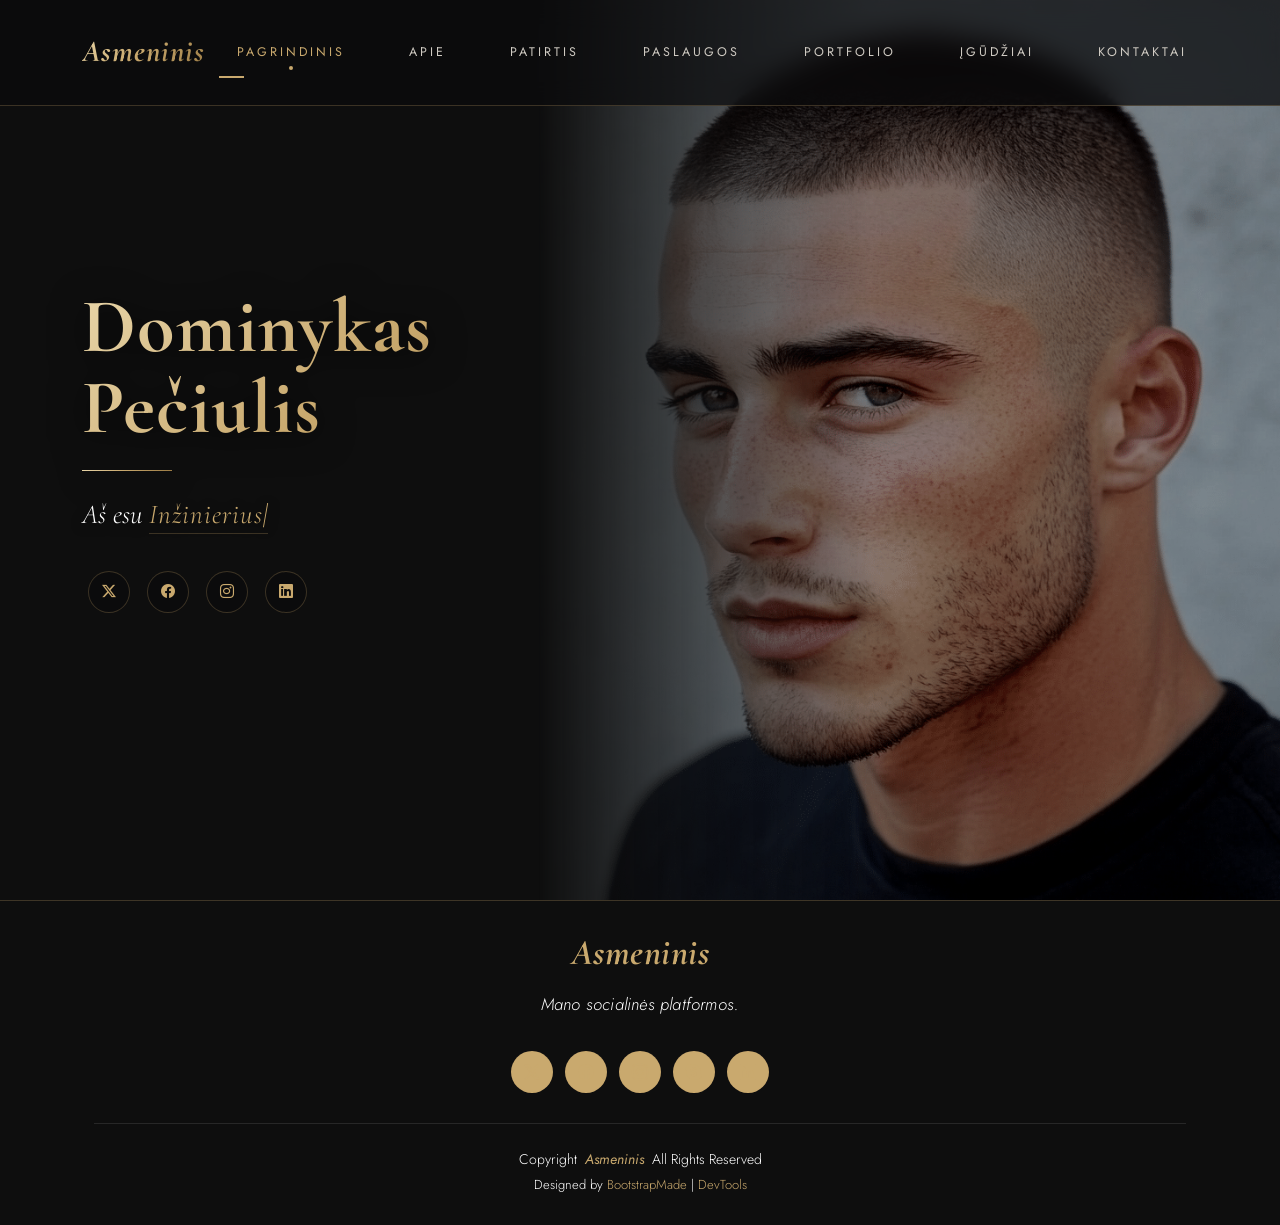
<file: index.html>
<!DOCTYPE html>
<html lang="en">

<head>
  <meta charset="utf-8">
  <meta content="width=device-width, initial-scale=1.0" name="viewport">
  <title>Mano CV</title>
  <meta name="description" content="">
  <meta name="keywords" content="">

  <!-- Favicons -->
  <link href="assets/img/oco.png" rel="icon">
  <link href="assets/img/oco.png" rel="apple-touch-icon">

  <!-- Fonts -->
  <link href="https://fonts.googleapis.com" rel="preconnect">
  <link href="https://fonts.gstatic.com" rel="preconnect" crossorigin>
  <link href="https://fonts.googleapis.com/css2?family=Roboto:ital,wght@0,100;0,300;0,400;0,500;0,700;0,900;1,100;1,300;1,400;1,500;1,700;1,900&family=Poppins:ital,wght@0,100;0,200;0,300;0,400;0,500;0,600;0,700;0,800;0,900;1,100;1,200;1,300;1,400;1,500;1,600;1,700;1,800;1,900&family=Raleway:ital,wght@0,100;0,200;0,300;0,400;0,500;0,600;0,700;0,800;0,900;1,100;1,200;1,300;1,400;1,500;1,600;1,700;1,800;1,900&display=swap" rel="stylesheet">

  <!-- Vendor CSS Files -->
  <link href="assets/vendor/bootstrap/css/bootstrap.min.css" rel="stylesheet">
  <link href="assets/vendor/bootstrap-icons/bootstrap-icons.css" rel="stylesheet">
  <link href="assets/vendor/aos/aos.css" rel="stylesheet">
  <link href="assets/vendor/swiper/swiper-bundle.min.css" rel="stylesheet">
  <link href="assets/vendor/glightbox/css/glightbox.min.css" rel="stylesheet">

  <!-- Main CSS File -->
  <link href="assets/css/main.css" rel="stylesheet">
  <link href="assets/css/custom.css" rel="stylesheet">

  <!-- =======================================================
  * Template Name: Personal
  * Template URL: https://bootstrapmade.com/personal-free-resume-bootstrap-template/
  * Updated: Mar 05 2025 with Bootstrap v5.3.3
  * Author: BootstrapMade.com
  * License: https://bootstrapmade.com/license/
  ======================================================== -->
</head>

<body class="index-page">

  <header id="header" class="header d-flex align-items-center fixed-top">
    <div class="container-fluid container-xl position-relative d-flex align-items-center justify-content-between">

      <a href="index.html" class="logo d-flex align-items-center">
        <!-- Uncomment the line below if you also wish to use an image logo -->
        <!-- <img src="assets/img/logo.webp" alt=""> -->
        <h1 class="sitename">Asmeninis</h1>
      </a>

      <nav id="navmenu" class="navmenu">
        <ul>
          <li><a href="index.html" class="active">Pagrindinis</a></li>
          <li><a href="about.html">Apie</a></li>
          <li><a href="resume.html">Patirtis</a></li>
          <li><a href="services.html">Paslaugos</a></li>
          <li><a href="portfolio.html">Portfolio</a></li>
          <li><a href="skills.html">Įgūdžiai</a></li>
          <li><a href="contact.html">Kontaktai</a></li>
        </ul>
        <i class="mobile-nav-toggle d-xl-none bi bi-list"></i>
      </nav>

    </div>
  </header>

  <main class="main">

    <!-- Hero Section -->
    <section id="hero" class="hero section dark-background">

      <img src="assets/img/buzz-cut-with-fade-buzzcut-number-3.webp" alt="" data-aos="fade-in">

      <div class="container" data-aos="zoom-out" data-aos-delay="100">
        <h2>Dominykas Pečiulis</h2>
        <p>Aš esu <span class="typed" data-typed-items="Inžinierius, Frylanceris, Verslininkas, Mokytojas, Vierchas, Baxuras"></span><span class="typed-cursor typed-cursor--blink"></span></p>
        <div class="social-links">
          <a href="#"><i class="bi bi-twitter-x"></i></a>
          <a href="#"><i class="bi bi-facebook"></i></a>
          <a href="#"><i class="bi bi-instagram"></i></a>
          <a href="#"><i class="bi bi-linkedin"></i></a>
        </div>
      </div>

    </section><!-- /Hero Section -->

  </main>

  <footer id="footer" class="footer dark-background">
    <div class="container">
      <h3 class="sitename">Asmeninis</h3>
      <p>Mano socialinės platformos.</p>
      <div class="social-links d-flex justify-content-center">
        <a href=""><i class="bi bi-twitter-x"></i></a>
        <a href=""><i class="bi bi-facebook"></i></a>
        <a href=""><i class="bi bi-instagram"></i></a>
        <a href=""><i class="bi bi-skype"></i></a>
        <a href=""><i class="bi bi-linkedin"></i></a>
      </div>
      <div class="container">
        <div class="copyright">
          <span>Copyright</span> <strong class="px-1 sitename">Asmeninis</strong> <span>All Rights Reserved</span>
        </div>
        <div class="credits">
          <!-- All the links in the footer should remain intact. -->
          <!-- You can delete the links only if you've purchased the pro version. -->
          <!-- Licensing information: https://bootstrapmade.com/license/ -->
          <!-- Purchase the pro version with working PHP/AJAX contact form: [buy-url] -->
          Designed by <a href="https://bootstrapmade.com/">BootstrapMade</a> | <a href="https://bootstrapmade.com/tools/">DevTools</a>
        </div>
      </div>
    </div>
  </footer>

  <!-- Scroll Top -->
  <a href="#" id="scroll-top" class="scroll-top d-flex align-items-center justify-content-center"><i class="bi bi-arrow-up-short"></i></a>

  <!-- Preloader -->
  <div id="preloader"></div>

  <!-- Vendor JS Files -->
  <script src="assets/vendor/bootstrap/js/bootstrap.bundle.min.js"></script>
  <script src="assets/vendor/php-email-form/validate.js"></script>
  <script src="assets/vendor/aos/aos.js"></script>
  <script src="assets/vendor/typed.js/typed.umd.js"></script>
  <script src="assets/vendor/purecounter/purecounter_vanilla.js"></script>
  <script src="assets/vendor/waypoints/noframework.waypoints.js"></script>
  <script src="assets/vendor/swiper/swiper-bundle.min.js"></script>
  <script src="assets/vendor/glightbox/js/glightbox.min.js"></script>
  <script src="assets/vendor/imagesloaded/imagesloaded.pkgd.min.js"></script>
  <script src="assets/vendor/isotope-layout/isotope.pkgd.min.js"></script>

  <!-- Main JS File -->
  <script src="assets/js/main.js"></script>

</body>

</html>
</file>
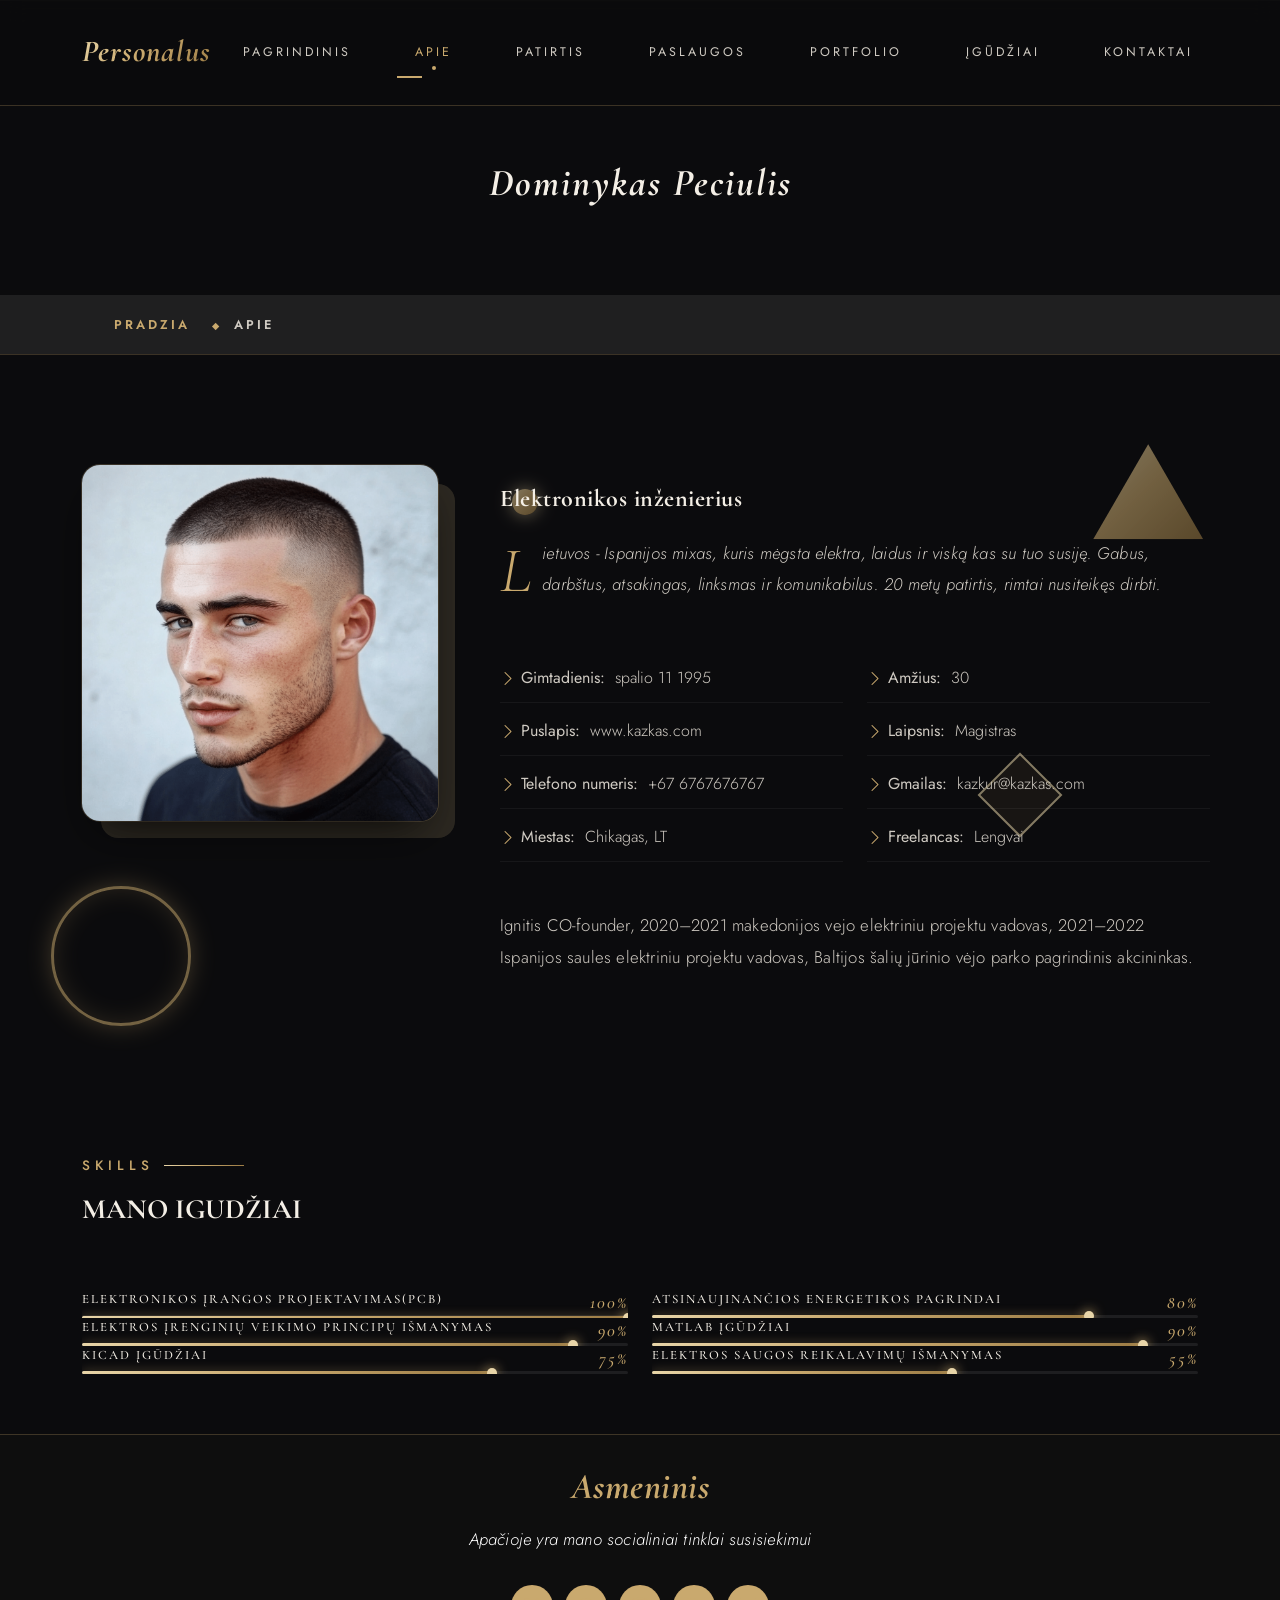
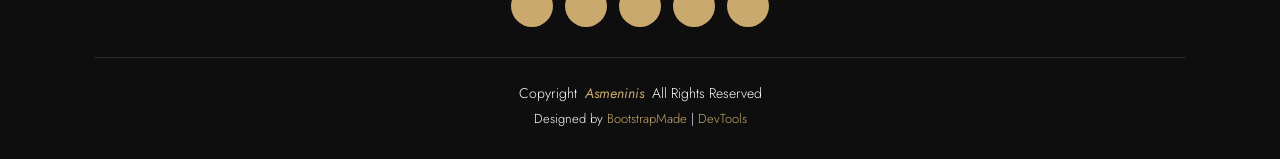
<file: about.html>
<!DOCTYPE html>
<html lang="en">

<head>
  <meta charset="utf-8">
  <meta content="width=device-width, initial-scale=1.0" name="viewport">
  <title>About - Personal Bootstrap Template</title>
  <meta name="description" content="">
  <meta name="keywords" content="">

  <!-- Favicons -->
  <link href="assets/img/oco.png" rel="icon">
  <link href="assets/img/oco.png" rel="apple-touch-icon">

  <!-- Fonts -->
  <link href="https://fonts.googleapis.com" rel="preconnect">
  <link href="https://fonts.gstatic.com" rel="preconnect" crossorigin>
  <link href="https://fonts.googleapis.com/css2?family=Roboto:ital,wght@0,100;0,300;0,400;0,500;0,700;0,900;1,100;1,300;1,400;1,500;1,700;1,900&family=Poppins:ital,wght@0,100;0,200;0,300;0,400;0,500;0,600;0,700;0,800;0,900;1,100;1,200;1,300;1,400;1,500;1,600;1,700;1,800;1,900&family=Raleway:ital,wght@0,100;0,200;0,300;0,400;0,500;0,600;0,700;0,800;0,900;1,100;1,200;1,300;1,400;1,500;1,600;1,700;1,800;1,900&display=swap" rel="stylesheet">

  <!-- Vendor CSS Files -->
  <link href="assets/vendor/bootstrap/css/bootstrap.min.css" rel="stylesheet">
  <link href="assets/vendor/bootstrap-icons/bootstrap-icons.css" rel="stylesheet">
  <link href="assets/vendor/aos/aos.css" rel="stylesheet">
  <link href="assets/vendor/swiper/swiper-bundle.min.css" rel="stylesheet">
  <link href="assets/vendor/glightbox/css/glightbox.min.css" rel="stylesheet">

  <!-- Main CSS File -->
  <link href="assets/css/main.css" rel="stylesheet">
  <link href="assets/css/custom.css" rel="stylesheet">

  <!-- =======================================================
  * Template Name: Personal
  * Template URL: https://bootstrapmade.com/personal-free-resume-bootstrap-template/
  * Updated: Mar 05 2025 with Bootstrap v5.3.3
  * Author: BootstrapMade.com
  * License: https://bootstrapmade.com/license/
  ======================================================== -->
</head>

<body class="about-page">

  <header id="header" class="header d-flex align-items-center fixed-top">
    <div class="container-fluid container-xl position-relative d-flex align-items-center justify-content-between">

      <a href="index.html" class="logo d-flex align-items-center">
        <!-- Uncomment the line below if you also wish to use an image logo -->
        <!-- <img src="assets/img/logo.webp" alt=""> -->
        <h1 class="sitename">Personalus</h1>
      </a>

      <nav id="navmenu" class="navmenu">
        <ul>
          <li><a href="index.html">Pagrindinis</a></li>
          <li><a href="about.html" class="active">Apie</a></li>
          <li><a href="resume.html">Patirtis</a></li>
          <li><a href="services.html">Paslaugos</a></li>
          <li><a href="portfolio.html">Portfolio</a></li>
          <li><a href="skills.html">Įgūdžiai</a></li>
          <li><a href="contact.html">Kontaktai</a></li>
        </ul>
        <i class="mobile-nav-toggle d-xl-none bi bi-list"></i>
      </nav>

    </div>
  </header>

  <main class="main">

    <!-- Page Title -->
    <div class="page-title" data-aos="fade">
      <div class="heading">
        <div class="container">
          <div class="row d-flex justify-content-center text-center">
            <div class="col-lg-8">
              <h1>Dominykas Peciulis</h1>
            </div>
          </div>
        </div>
      </div>
      <nav class="breadcrumbs">
        <div class="container">
          <ol>
            <li><a href="index.html">Pradzia</a></li>
            <li class="current">Apie</li>
          </ol>
        </div>
      </nav>
    </div><!-- End Page Title -->

    <!-- About Section -->
    <section id="about" class="about section">

  <div class="css-shapes" aria-hidden="true">
    <span class="shape shape-triangle"></span>
    <span class="shape shape-circle"></span>
    <span class="shape shape-diamond"></span>
    <span class="shape shape-dot"></span>
  </div>

      <div class="container" data-aos="fade-up" data-aos-delay="100">

        <div class="row gy-4 justify-content-center">
          <div class="col-lg-4">
            <img src="assets/img/buzz-cut-with-fade-buzzcut-number-3.webp" class="img-fluid" alt="">
          </div>
          <div class="col-lg-8 content">
            <h2>Elektronikos inženierius</h2>
            <p class="fst-italic py-3">
              Lietuvos - Ispanijos mixas, kuris mėgsta elektra, laidus ir viską kas su tuo susiję. Gabus, darbštus, atsakingas, linksmas ir komunikabilus. 20 metų patirtis, rimtai nusiteikęs dirbti. 
            </p>
            <div class="row">
              <div class="col-lg-6">
                <ul>
                  <li><i class="bi bi-chevron-right"></i> <strong>Gimtadienis:</strong> <span>spalio 11 1995</span></li>
                  <li><i class="bi bi-chevron-right"></i> <strong>Puslapis:</strong> <span>www.kazkas.com</span></li>
                  <li><i class="bi bi-chevron-right"></i> <strong>Telefono numeris:</strong> <span>+67 6767676767</span></li>
                  <li><i class="bi bi-chevron-right"></i> <strong>Miestas:</strong> <span>Chikagas, LT</span></li>
                </ul>
              </div>
              <div class="col-lg-6">
                <ul>
                  <li><i class="bi bi-chevron-right"></i> <strong>Amžius:</strong> <span>30</span></li>
                  <li><i class="bi bi-chevron-right"></i> <strong>Laipsnis:</strong> <span>Magistras</span></li>
                  <li><i class="bi bi-chevron-right"></i> <strong>Gmailas:</strong> <span>kazkur@kazkas.com</span></li>
                  <li><i class="bi bi-chevron-right"></i> <strong>Freelancas:</strong> <span>Lengvai</span></li>
                </ul>
              </div>
            </div>
            <p class="py-3">
              Ignitis CO-founder, 2020–2021 makedonijos vejo elektriniu projektu vadovas, 2021–2022 Ispanijos saules elektriniu projektu vadovas,
              Baltijos šalių jūrinio vėjo parko pagrindinis akcininkas.
            </p>
          </div>
        </div>

      </div>

    </section><!-- /About Section -->

    <!-- Skills Section -->
    <section id="skills" class="skills section">

      <!-- Section Title -->
      <div class="container section-title" data-aos="fade-up">
        <h2>Skills</h2>
        <div><span>Mano</span> <span class="description-title">Igudžiai</span></div>
      </div><!-- End Section Title -->

      <div class="container" data-aos="fade-up" data-aos-delay="100">

        <div class="row skills-content skills-animation">

          <div class="col-lg-6">

            <div class="progress">
              <span class="skill"><span>elektronikos įrangos projektavimas(PCB)</span> <i class="val">100%</i></span>
              <div class="progress-bar-wrap">
                <div class="progress-bar" role="progressbar" aria-valuenow="100" aria-valuemin="0" aria-valuemax="100"></div>
              </div>
            </div><!-- End Skills Item -->

            <div class="progress">
              <span class="skill"><span>elektros įrenginių veikimo principų išmanymas</span> <i class="val">90%</i></span>
              <div class="progress-bar-wrap">
                <div class="progress-bar" role="progressbar" aria-valuenow="90" aria-valuemin="0" aria-valuemax="100"></div>
              </div>
            </div><!-- End Skills Item -->

            <div class="progress">
              <span class="skill"><span>Kicad įgūdžiai</span> <i class="val">75%</i></span>
              <div class="progress-bar-wrap">
                <div class="progress-bar" role="progressbar" aria-valuenow="75" aria-valuemin="0" aria-valuemax="100"></div>
              </div>
            </div><!-- End Skills Item -->

          </div>

          <div class="col-lg-6">

            <div class="progress">
              <span class="skill"><span>Atsinaujinančios energetikos pagrindai</span> <i class="val">80%</i></span>
              <div class="progress-bar-wrap">
                <div class="progress-bar" role="progressbar" aria-valuenow="80" aria-valuemin="0" aria-valuemax="100"></div>
              </div>
            </div><!-- End Skills Item -->

            <div class="progress">
              <span class="skill"><span>MATLAB įgūdžiai</span> <i class="val">90%</i></span>
              <div class="progress-bar-wrap">
                <div class="progress-bar" role="progressbar" aria-valuenow="90" aria-valuemin="0" aria-valuemax="100"></div>
              </div>
            </div><!-- End Skills Item -->

            <div class="progress">
              <span class="skill"><span>Elektros saugos reikalavimų išmanymas</span> <i class="val">55%</i></span>
              <div class="progress-bar-wrap">
                <div class="progress-bar" role="progressbar" aria-valuenow="55" aria-valuemin="0" aria-valuemax="100"></div>
              </div>
            </div><!-- End Skills Item -->

          </div>

        </div>

      </div>

    </section><!-- /Skills Section -->

  </main>

  <footer id="footer" class="footer dark-background">
    <div class="container">
      <h3 class="sitename">Asmeninis</h3>
      <p>Apačioje yra mano socialiniai tinklai susisiekimui</p>
      <div class="social-links d-flex justify-content-center">
        <a href=""><i class="bi bi-twitter-x"></i></a>
        <a href=""><i class="bi bi-facebook"></i></a>
        <a href=""><i class="bi bi-instagram"></i></a>
        <a href=""><i class="bi bi-skype"></i></a>
        <a href=""><i class="bi bi-linkedin"></i></a>
      </div>
      <div class="container">
        <div class="copyright">
          <span>Copyright</span> <strong class="px-1 sitename">Asmeninis</strong> <span>All Rights Reserved</span>
        </div>
        <div class="credits">
          <!-- All the links in the footer should remain intact. -->
          <!-- You can delete the links only if you've purchased the pro version. -->
          <!-- Licensing information: https://bootstrapmade.com/license/ -->
          <!-- Purchase the pro version with working PHP/AJAX contact form: [buy-url] -->
          Designed by <a href="https://bootstrapmade.com/">BootstrapMade</a> | <a href="https://bootstrapmade.com/tools/">DevTools</a>
        </div>
      </div>
    </div>
  </footer>

  <!-- Scroll Top -->
  <a href="#" id="scroll-top" class="scroll-top d-flex align-items-center justify-content-center"><i class="bi bi-arrow-up-short"></i></a>

  <!-- Preloader -->
  <div id="preloader"></div>

  <!-- Vendor JS Files -->
  <script src="assets/vendor/bootstrap/js/bootstrap.bundle.min.js"></script>
  <script src="assets/vendor/php-email-form/validate.js"></script>
  <script src="assets/vendor/aos/aos.js"></script>
  <script src="assets/vendor/typed.js/typed.umd.js"></script>
  <script src="assets/vendor/purecounter/purecounter_vanilla.js"></script>
  <script src="assets/vendor/waypoints/noframework.waypoints.js"></script>
  <script src="assets/vendor/swiper/swiper-bundle.min.js"></script>
  <script src="assets/vendor/glightbox/js/glightbox.min.js"></script>
  <script src="assets/vendor/imagesloaded/imagesloaded.pkgd.min.js"></script>
  <script src="assets/vendor/isotope-layout/isotope.pkgd.min.js"></script>

  <!-- Main JS File -->
  <script src="assets/js/main.js"></script>

</body>

</html>
</file>
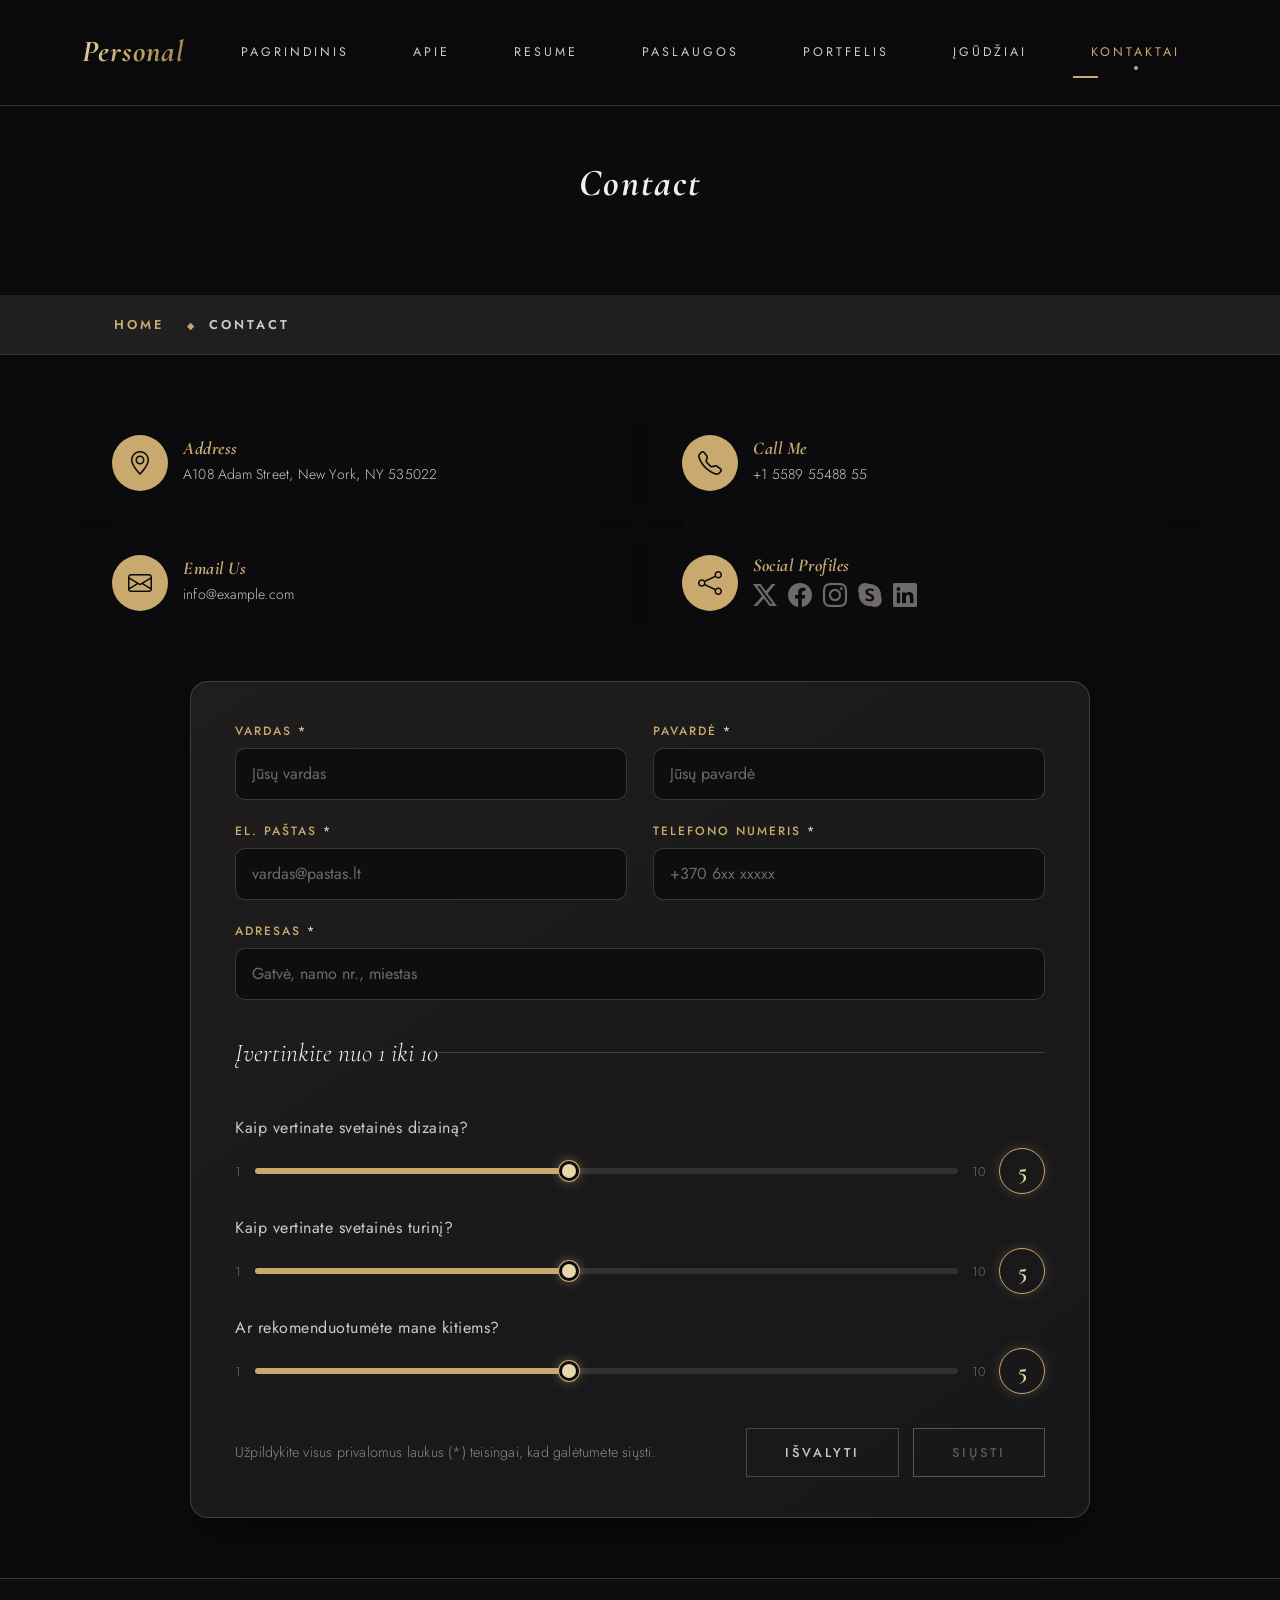
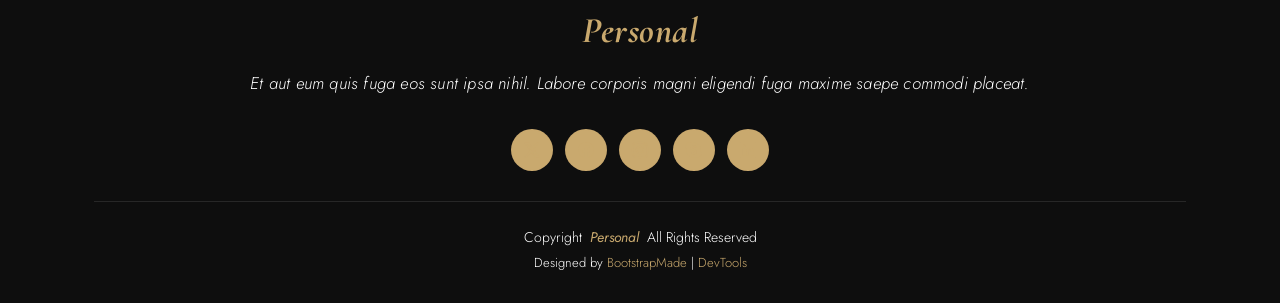
<file: contact.html>
<!DOCTYPE html>
<html lang="en">

<head>
  <meta charset="utf-8">
  <meta content="width=device-width, initial-scale=1.0" name="viewport">
  <title>Contact - Personal Bootstrap Template</title>
  <meta name="description" content="">
  <meta name="keywords" content="">

  <!-- Favicons -->
  <link href="assets/img/oco.png" rel="icon">
  <link href="assets/img/oco.png" rel="apple-touch-icon">

  <!-- Fonts -->
  <link href="https://fonts.googleapis.com" rel="preconnect">
  <link href="https://fonts.gstatic.com" rel="preconnect" crossorigin>
  <link href="https://fonts.googleapis.com/css2?family=Roboto:ital,wght@0,100;0,300;0,400;0,500;0,700;0,900;1,100;1,300;1,400;1,500;1,700;1,900&family=Poppins:ital,wght@0,100;0,200;0,300;0,400;0,500;0,600;0,700;0,800;0,900;1,100;1,200;1,300;1,400;1,500;1,600;1,700;1,800;1,900&family=Raleway:ital,wght@0,100;0,200;0,300;0,400;0,500;0,600;0,700;0,800;0,900;1,100;1,200;1,300;1,400;1,500;1,600;1,700;1,800;1,900&display=swap" rel="stylesheet">

  <!-- Vendor CSS Files -->
  <link href="assets/vendor/bootstrap/css/bootstrap.min.css" rel="stylesheet">
  <link href="assets/vendor/bootstrap-icons/bootstrap-icons.css" rel="stylesheet">
  <link href="assets/vendor/aos/aos.css" rel="stylesheet">
  <link href="assets/vendor/swiper/swiper-bundle.min.css" rel="stylesheet">
  <link href="assets/vendor/glightbox/css/glightbox.min.css" rel="stylesheet">

  <!-- Main CSS File -->
  <link href="assets/css/main.css" rel="stylesheet">
  <link href="assets/css/custom.css" rel="stylesheet">

  <!-- =======================================================
  * Template Name: Personal
  * Template URL: https://bootstrapmade.com/personal-free-resume-bootstrap-template/
  * Updated: Mar 05 2025 with Bootstrap v5.3.3
  * Author: BootstrapMade.com
  * License: https://bootstrapmade.com/license/
  ======================================================== -->
</head>

<body class="contact-page">

  <header id="header" class="header d-flex align-items-center fixed-top">
    <div class="container-fluid container-xl position-relative d-flex align-items-center justify-content-between">

      <a href="index.html" class="logo d-flex align-items-center">
        <!-- Uncomment the line below if you also wish to use an image logo -->
        <!-- <img src="assets/img/logo.webp" alt=""> -->
        <h1 class="sitename">Personal</h1>
      </a>

      <nav id="navmenu" class="navmenu">
        <ul>
          <li><a href="index.html">Pagrindinis</a></li>
          <li><a href="about.html">Apie</a></li>
          <li><a href="resume.html">Resume</a></li>
          <li><a href="services.html">Paslaugos</a></li>
          <li><a href="portfolio.html">Portfelis</a></li>
          <li><a href="skills.html">Įgūdžiai</a></li>
          <li><a href="contact.html" class="active">Kontaktai</a></li>
        </ul>
        <i class="mobile-nav-toggle d-xl-none bi bi-list"></i>
      </nav>

    </div>
  </header>

  <main class="main">

    <!-- Page Title -->
    <div class="page-title" data-aos="fade">
      <div class="heading">
        <div class="container">
          <div class="row d-flex justify-content-center text-center">
            <div class="col-lg-8">
              <h1>Contact</h1>
            </div>
          </div>
        </div>
      </div>
      <nav class="breadcrumbs">
        <div class="container">
          <ol>
            <li><a href="index.html">Home</a></li>
            <li class="current">Contact</li>
          </ol>
        </div>
      </nav>
    </div><!-- End Page Title -->

    <!-- Contact Section -->
    <section id="contact" class="contact section">

      <div class="container" data-aos="fade-up" data-aos-delay="100">

        <div class="row gy-4">

          <div class="col-md-6">
            <div class="info-item d-flex align-items-center" data-aos="fade-up" data-aos-delay="200">
              <i class="icon bi bi-geo-alt flex-shrink-0"></i>
              <div>
                <h3>Address</h3>
                <p>A108 Adam Street, New York, NY 535022</p>
              </div>
            </div>
          </div><!-- End Info Item -->

          <div class="col-md-6">
            <div class="info-item d-flex align-items-center" data-aos="fade-up" data-aos-delay="300">
              <i class="icon bi bi-telephone flex-shrink-0"></i>
              <div>
                <h3>Call Me</h3>
                <p>+1 5589 55488 55</p>
              </div>
            </div>
          </div><!-- End Info Item -->

          <div class="col-md-6">
            <div class="info-item d-flex align-items-center" data-aos="fade-up" data-aos-delay="400">
              <i class="icon bi bi-envelope flex-shrink-0"></i>
              <div>
                <h3>Email Us</h3>
                <p>info@example.com</p>
              </div>
            </div>
          </div><!-- End Info Item -->

          <div class="col-md-6">
            <div class="info-item d-flex align-items-center" data-aos="fade-up" data-aos-delay="500">
              <i class="icon bi bi-share flex-shrink-0"></i>
              <div>
                <h3>Social Profiles</h3>
                <div class="social-links">
                  <a href="#"><i class="bi bi-twitter-x"></i></a>
                  <a href="#"><i class="bi bi-facebook"></i></a>
                  <a href="#"><i class="bi bi-instagram"></i></a>
                  <a href="#"><i class="bi bi-skype"></i></a>
                  <a href="#"><i class="bi bi-linkedin"></i></a>
                </div>
              </div>
            </div>
          </div><!-- End Info Item -->

        </div>

        <!-- Kontaktų forma (11 LD) -->
        <form id="contactForm" class="contact-form" data-aos="fade-up" data-aos-delay="600" novalidate>

          <div class="form-grid">
            <div class="form-field">
              <label for="vardas">Vardas <span class="req">*</span></label>
              <input type="text" id="vardas" name="vardas" placeholder="Jūsų vardas" required>
              <small class="field-error" id="vardas-error" aria-live="polite"></small>
            </div>

            <div class="form-field">
              <label for="pavarde">Pavardė <span class="req">*</span></label>
              <input type="text" id="pavarde" name="pavarde" placeholder="Jūsų pavardė" required>
              <small class="field-error" id="pavarde-error" aria-live="polite"></small>
            </div>

            <div class="form-field">
              <label for="email">El. paštas <span class="req">*</span></label>
              <input type="email" id="email" name="email" placeholder="vardas@pastas.lt" required>
              <small class="field-error" id="email-error" aria-live="polite"></small>
            </div>

            <div class="form-field">
              <label for="telefonas">Telefono numeris <span class="req">*</span></label>
              <input type="tel" id="telefonas" name="telefonas" placeholder="+370 6xx xxxxx" inputmode="numeric" required>
              <small class="field-error" id="telefonas-error" aria-live="polite"></small>
            </div>

            <div class="form-field form-field-wide">
              <label for="adresas">Adresas <span class="req">*</span></label>
              <input type="text" id="adresas" name="adresas" placeholder="Gatvė, namo nr., miestas" required>
              <small class="field-error" id="adresas-error" aria-live="polite"></small>
            </div>
          </div>

          <!-- 3 vertinimo klausimai (1–10) -->
          <fieldset class="rating-group">
            <legend>Įvertinkite nuo 1 iki 10</legend>

            <div class="rating">
              <label for="q1">Kaip vertinate svetainės dizainą?</label>
              <div class="rating-row">
                <span class="rating-min">1</span>
                <input type="range" id="q1" name="q1" min="1" max="10" value="5">
                <span class="rating-max">10</span>
                <output class="rating-value" for="q1">5</output>
              </div>
                <small class="field-error" id="q1-error" aria-live="polite"></small>
            </div>

            <div class="rating">
              <label for="q2">Kaip vertinate svetainės turinį?</label>
              <div class="rating-row">
                <span class="rating-min">1</span>
                <input type="range" id="q2" name="q2" min="1" max="10" value="5">
                <span class="rating-max">10</span>
                <output class="rating-value" for="q2">5</output>
              </div>
                <small class="field-error" id="q2-error" aria-live="polite"></small>
            </div>

            <div class="rating">
              <label for="q3">Ar rekomenduotumėte mane kitiems?</label>
              <div class="rating-row">
                <span class="rating-min">1</span>
                <input type="range" id="q3" name="q3" min="1" max="10" value="5">
                <span class="rating-max">10</span>
                <output class="rating-value" for="q3">5</output>
              </div>
                <small class="field-error" id="q3-error" aria-live="polite"></small>
            </div>
          </fieldset>

          <div class="form-actions">
            <p class="form-hint" id="formHint">Užpildykite visus privalomus laukus (*), kad galėtumėte siųsti.</p>
            <div class="form-buttons">
              <button type="button" id="clearBtn" class="btn btn-clear">Išvalyti</button>
              <button type="submit" id="submitBtn" class="btn" disabled>Siųsti</button>
            </div>
          </div>

        </form>

        <!-- Čia JavaScript įrašo pateiktus duomenis -->
        <div id="formResults" class="form-results" hidden></div>

      </div>

    </section><!-- /Contact Section -->

  </main>

  <footer id="footer" class="footer dark-background">
    <div class="container">
      <h3 class="sitename">Personal</h3>
      <p>Et aut eum quis fuga eos sunt ipsa nihil. Labore corporis magni eligendi fuga maxime saepe commodi placeat.</p>
      <div class="social-links d-flex justify-content-center">
        <a href=""><i class="bi bi-twitter-x"></i></a>
        <a href=""><i class="bi bi-facebook"></i></a>
        <a href=""><i class="bi bi-instagram"></i></a>
        <a href=""><i class="bi bi-skype"></i></a>
        <a href=""><i class="bi bi-linkedin"></i></a>
      </div>
      <div class="container">
        <div class="copyright">
          <span>Copyright</span> <strong class="px-1 sitename">Personal</strong> <span>All Rights Reserved</span>
        </div>
        <div class="credits">
          <!-- All the links in the footer should remain intact. -->
          <!-- You can delete the links only if you've purchased the pro version. -->
          <!-- Licensing information: https://bootstrapmade.com/license/ -->
          <!-- Purchase the pro version with working PHP/AJAX contact form: [buy-url] -->
          Designed by <a href="https://bootstrapmade.com/">BootstrapMade</a> | <a href="https://bootstrapmade.com/tools/">DevTools</a>
        </div>
      </div>
    </div>
  </footer>

  <!-- Scroll Top -->
  <a href="#" id="scroll-top" class="scroll-top d-flex align-items-center justify-content-center"><i class="bi bi-arrow-up-short"></i></a>

  <!-- Preloader -->
  <div id="preloader"></div>

  <!-- Vendor JS Files -->
  <script src="assets/vendor/bootstrap/js/bootstrap.bundle.min.js"></script>
  <script src="assets/vendor/php-email-form/validate.js"></script>
  <script src="assets/vendor/aos/aos.js"></script>
  <script src="assets/vendor/typed.js/typed.umd.js"></script>
  <script src="assets/vendor/purecounter/purecounter_vanilla.js"></script>
  <script src="assets/vendor/waypoints/noframework.waypoints.js"></script>
  <script src="assets/vendor/swiper/swiper-bundle.min.js"></script>
  <script src="assets/vendor/glightbox/js/glightbox.min.js"></script>
  <script src="assets/vendor/imagesloaded/imagesloaded.pkgd.min.js"></script>
  <script src="assets/vendor/isotope-layout/isotope.pkgd.min.js"></script>

  <!-- Main JS File -->
  <script src="assets/js/main.js"></script>

  <!-- Mano JavaScript (11 LD) -->
  <script src="assets/js/custom.js"></script>

</body>

</html>
</file>
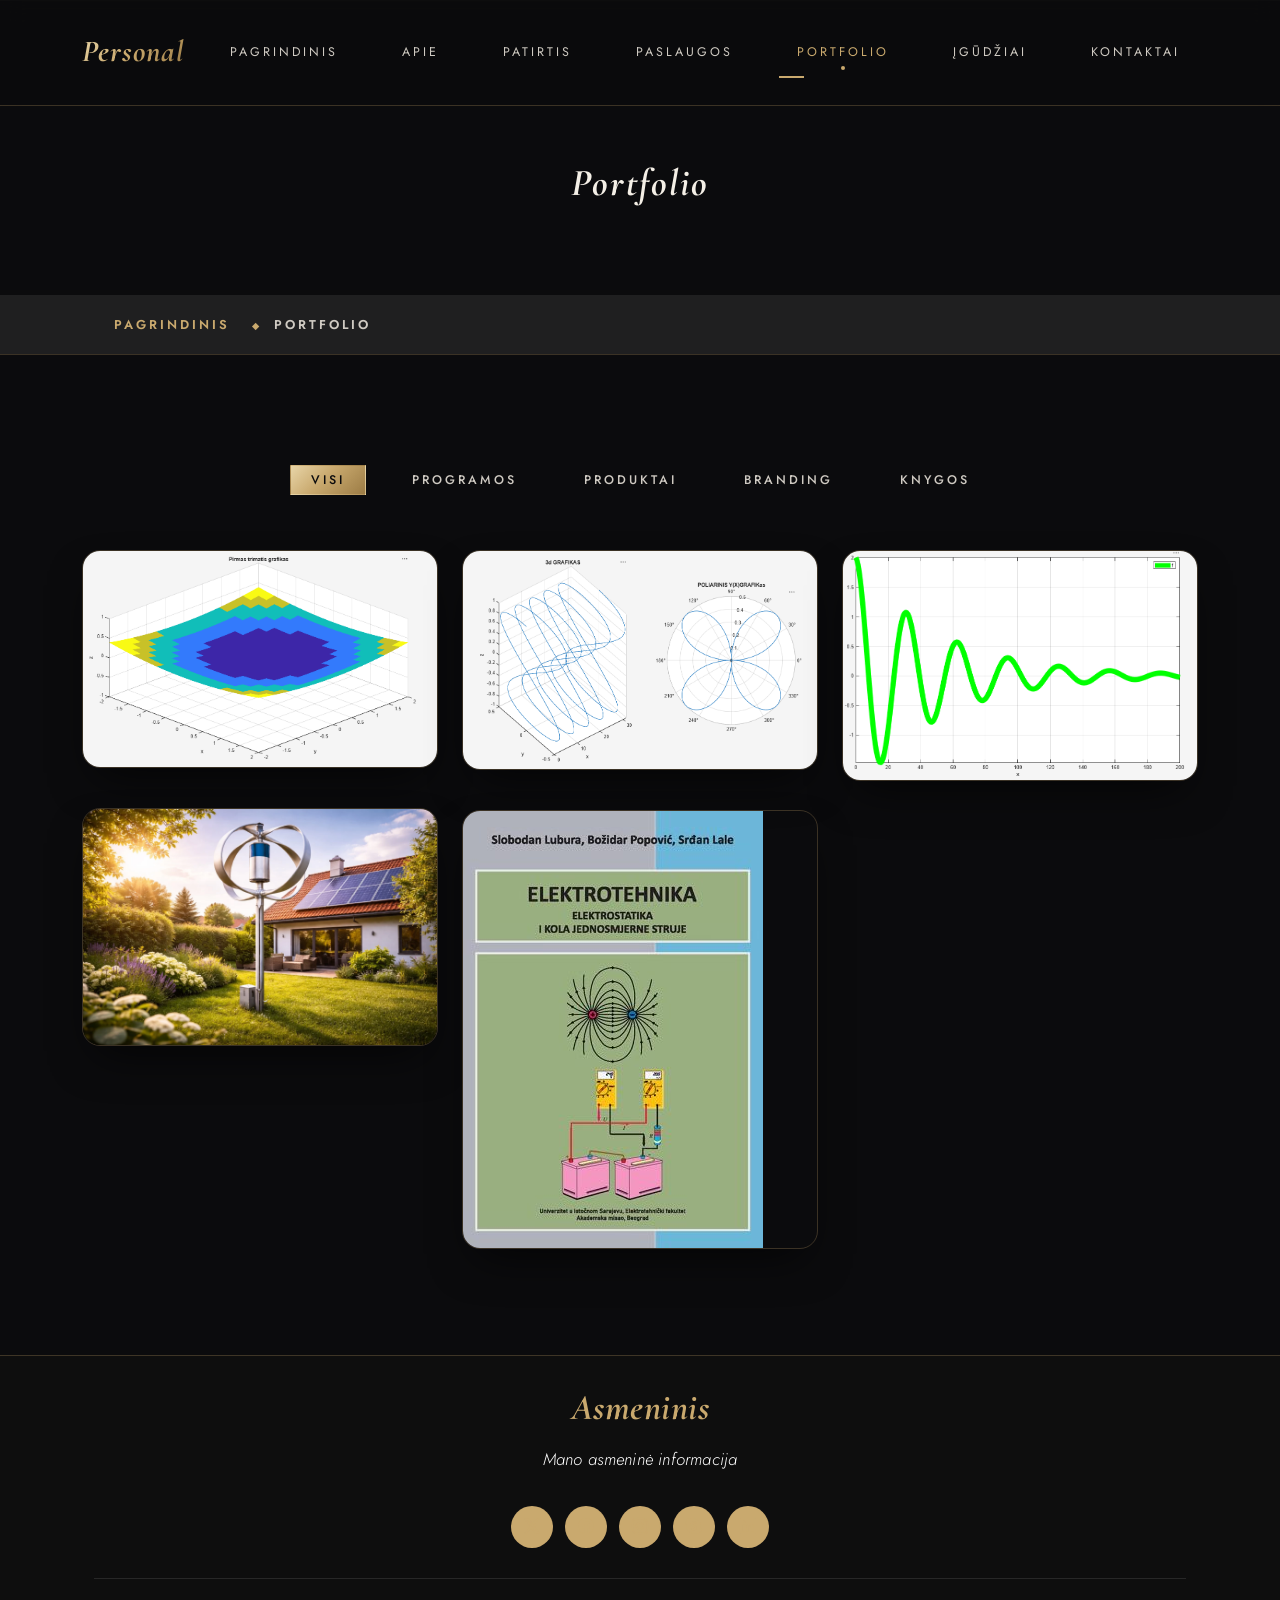
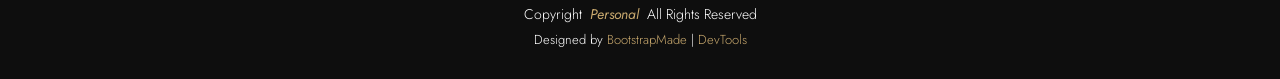
<file: portfolio.html>
<!DOCTYPE html>
<html lang="en">

<head>
  <meta charset="utf-8">
  <meta content="width=device-width, initial-scale=1.0" name="viewport">
  <title>Portfolio - Personal Bootstrap Template</title>
  <meta name="description" content="">
  <meta name="keywords" content="">

  <!-- Favicons -->
  <link href="assets/img/oco.png" rel="icon">
  <link href="assets/img/oco.png" rel="apple-touch-icon">

  <!-- Fonts -->
  <link href="https://fonts.googleapis.com" rel="preconnect">
  <link href="https://fonts.gstatic.com" rel="preconnect" crossorigin>
  <link href="https://fonts.googleapis.com/css2?family=Roboto:ital,wght@0,100;0,300;0,400;0,500;0,700;0,900;1,100;1,300;1,400;1,500;1,700;1,900&family=Poppins:ital,wght@0,100;0,200;0,300;0,400;0,500;0,600;0,700;0,800;0,900;1,100;1,200;1,300;1,400;1,500;1,600;1,700;1,800;1,900&family=Raleway:ital,wght@0,100;0,200;0,300;0,400;0,500;0,600;0,700;0,800;0,900;1,100;1,200;1,300;1,400;1,500;1,600;1,700;1,800;1,900&display=swap" rel="stylesheet">

  <!-- Vendor CSS Files -->
  <link href="assets/vendor/bootstrap/css/bootstrap.min.css" rel="stylesheet">
  <link href="assets/vendor/bootstrap-icons/bootstrap-icons.css" rel="stylesheet">
  <link href="assets/vendor/aos/aos.css" rel="stylesheet">
  <link href="assets/vendor/swiper/swiper-bundle.min.css" rel="stylesheet">
  <link href="assets/vendor/glightbox/css/glightbox.min.css" rel="stylesheet">

  <!-- Main CSS File -->
  <link href="assets/css/main.css" rel="stylesheet">
  <link href="assets/css/custom.css" rel="stylesheet">

  <!-- =======================================================
  * Template Name: Personal
  * Template URL: https://bootstrapmade.com/personal-free-resume-bootstrap-template/
  * Updated: Mar 05 2025 with Bootstrap v5.3.3
  * Author: BootstrapMade.com
  * License: https://bootstrapmade.com/license/
  ======================================================== -->
</head>

<body class="portfolio-page">

  <header id="header" class="header d-flex align-items-center fixed-top">
    <div class="container-fluid container-xl position-relative d-flex align-items-center justify-content-between">

      <a href="index.html" class="logo d-flex align-items-center">
        <!-- Uncomment the line below if you also wish to use an image logo -->
        <!-- <img src="assets/img/logo.webp" alt=""> -->
        <h1 class="sitename">Personal</h1>
      </a>

      <nav id="navmenu" class="navmenu">
        <ul>
          <li><a href="index.html">Pagrindinis</a></li>
          <li><a href="about.html">Apie</a></li>
          <li><a href="resume.html">Patirtis</a></li>
          <li><a href="services.html">Paslaugos</a></li>
          <li><a href="portfolio.html" class="active">Portfolio</a></li>
          <li><a href="skills.html">Įgūdžiai</a></li>
          <li><a href="contact.html">Kontaktai</a></li>
        </ul>
        <i class="mobile-nav-toggle d-xl-none bi bi-list"></i>
      </nav>

    </div>
  </header>

  <main class="main">

    <!-- Page Title -->
    <div class="page-title" data-aos="fade">
      <div class="heading">
        <div class="container">
          <div class="row d-flex justify-content-center text-center">
            <div class="col-lg-8">
              <h1>Portfolio</h1>
            </div>
          </div>
        </div>
      </div>
      <nav class="breadcrumbs">
        <div class="container">
          <ol>
            <li><a href="index.html">Pagrindinis</a></li>
            <li class="current">Portfolio</li>
          </ol>
        </div>
      </nav>
    </div><!-- End Page Title -->

    <!-- Portfolio Section -->
    <section id="portfolio" class="portfolio section">

      <div class="container">

        <div class="isotope-layout" data-default-filter="*" data-layout="masonry" data-sort="original-order">

          <ul class="portfolio-filters isotope-filters" data-aos="fade-up" data-aos-delay="100">
            <li data-filter="*" class="filter-active">Visi</li>
            <li data-filter=".filter-app">Programos</li>
            <li data-filter=".filter-product">Produktai</li>
            <li data-filter=".filter-branding">Branding</li>
            <li data-filter=".filter-books">Knygos</li>
          </ul><!-- End Portfolio Filters -->

          <div class="row gy-4 isotope-container" data-aos="fade-up" data-aos-delay="200">

            <div class="col-lg-4 col-md-6 portfolio-item isotope-item filter-app">
              <div class="portfolio-content h-100">
                <img src="assets/img/portfolio/Screenshot 2026-10-28 132819.png" class="img-fluid" alt="">
                <div class="portfolio-info">
                  <h4>Programa 1</h4>
                  <p>Trimatis grafikas</p>
                  <a href="assets/img/portfolio/Screenshot 2026-10-28 132819.png" title="App 1" data-gallery="portfolio-gallery-app" class="glightbox preview-link"><i class="bi bi-zoom-in"></i></a>
                  <a href="" title="More Details" class="details-link"><i class="bi bi-link-45deg"></i></a>
                </div>
              </div>
            </div><!-- End Portfolio Item -->

            <div class="col-lg-4 col-md-6 portfolio-item isotope-item filter-product">
              <div class="portfolio-content h-100">
                <img src="assets/img/portfolio/Screenshot 2026-10-28 133056.png" class="img-fluid" alt="">
                <div class="portfolio-info">
                  <h4>Produktas 1</h4>
                  <p>3d ir poliarinis grafikas</p>
                  <a href="assets/img/portfolio/Screenshot 2026-10-28 133056.png" title="Product 1" data-gallery="portfolio-gallery-product" class="glightbox preview-link"><i class="bi bi-zoom-in"></i></a>
                  <a href="" title="More Details" class="details-link"><i class="bi bi-link-45deg"></i></a>
                </div>
              </div>
            </div><!-- End Portfolio Item -->

            <div class="col-lg-4 col-md-6 portfolio-item isotope-item filter-branding">
              <div class="portfolio-content h-100">
                <img src="assets/img/portfolio/Screenshot 2026-10-28 132852.png" class="img-fluid" alt="">
                <div class="portfolio-info">
                  <h4>Branding 1</h4>
                  <p>Dvimatis grafikas</p>
                  <a href="assets/img/portfolio/Screenshot 2026-10-28 132852.png" title="Branding 1" data-gallery="portfolio-gallery-branding" class="glightbox preview-link"><i class="bi bi-zoom-in"></i></a>
                  <a href="" title="More Details" class="details-link"><i class="bi bi-link-45deg"></i></a>
                </div>
              </div>
            </div><!-- End Portfolio Item -->

            <div class="col-lg-4 col-md-6 portfolio-item isotope-item filter-product">
              <div class="portfolio-content h-100">
                <img src="assets/img/portfolio/ar-vertikalios-asies-vejo-jegaine-rinktis-geriau.webp" class="img-fluid" alt="">
                <div class="portfolio-info">
                  <h4>Produktas 2</h4>
                  <p>Nuosavi, lenga, vejo jegaine</p>
                  <a href="assets/img/portfolio/ar-vertikalios-asies-vejo-jegaine-rinktis-geriau.webp" title="Produktas 2" data-gallery="portfolio-gallery-product" class="glightbox preview-link"><i class="bi bi-zoom-in"></i></a>
                  <a href="" title="More Details" class="details-link"><i class="bi bi-link-45deg"></i></a>
                </div>
              </div>
            </div><!-- End Portfolio Item -->

            <div class="col-lg-4 col-md-6 portfolio-item isotope-item filter-books">
              <div class="portfolio-content h-100">
                <img src="assets/img/portfolio/Elektrotehnika_IS-300x437.jpg" class="img-fluid" alt="">
                <div class="portfolio-info">
                  <h4>Knygos 3</h4>
                  <p>Mano knyga</p>
                  <a href="assets/img/portfolio/Elektrotehnika_IS-300x437.jpg" title="Books 3" data-gallery="portfolio-gallery-book" class="glightbox preview-link"><i class="bi bi-zoom-in"></i></a>
                  <a href="" title="More Details" class="details-link"><i class="bi bi-link-45deg"></i></a>
                </div>
              </div>
            </div><!-- End Portfolio Item -->

          </div><!-- End Portfolio Container -->

        </div>

      </div>

    </section><!-- /Portfolio Section -->

  </main>

  <footer id="footer" class="footer dark-background">
    <div class="container">
      <h3 class="sitename">Asmeninis</h3>
      <p>Mano asmeninė informacija</p>
      <div class="social-links d-flex justify-content-center">
        <a href=""><i class="bi bi-twitter-x"></i></a>
        <a href=""><i class="bi bi-facebook"></i></a>
        <a href=""><i class="bi bi-instagram"></i></a>
        <a href=""><i class="bi bi-skype"></i></a>
        <a href=""><i class="bi bi-linkedin"></i></a>
      </div>
      <div class="container">
        <div class="copyright">
          <span>Copyright</span> <strong class="px-1 sitename">Personal</strong> <span>All Rights Reserved</span>
        </div>
        <div class="credits">
          <!-- All the links in the footer should remain intact. -->
          <!-- You can delete the links only if you've purchased the pro version. -->
          <!-- Licensing information: https://bootstrapmade.com/license/ -->
          <!-- Purchase the pro version with working PHP/AJAX contact form: [buy-url] -->
          Designed by <a href="https://bootstrapmade.com/">BootstrapMade</a> | <a href="https://bootstrapmade.com/tools/">DevTools</a>
        </div>
      </div>
    </div>
  </footer>

  <!-- Scroll Top -->
  <a href="#" id="scroll-top" class="scroll-top d-flex align-items-center justify-content-center"><i class="bi bi-arrow-up-short"></i></a>

  <!-- Preloader -->
  <div id="preloader"></div>

  <!-- Vendor JS Files -->
  <script src="assets/vendor/bootstrap/js/bootstrap.bundle.min.js"></script>
  <script src="assets/vendor/php-email-form/validate.js"></script>
  <script src="assets/vendor/aos/aos.js"></script>
  <script src="assets/vendor/typed.js/typed.umd.js"></script>
  <script src="assets/vendor/purecounter/purecounter_vanilla.js"></script>
  <script src="assets/vendor/waypoints/noframework.waypoints.js"></script>
  <script src="assets/vendor/swiper/swiper-bundle.min.js"></script>
  <script src="assets/vendor/glightbox/js/glightbox.min.js"></script>
  <script src="assets/vendor/imagesloaded/imagesloaded.pkgd.min.js"></script>
  <script src="assets/vendor/isotope-layout/isotope.pkgd.min.js"></script>

  <!-- Main JS File -->
  <script src="assets/js/main.js"></script>

</body>

</html>
</file>
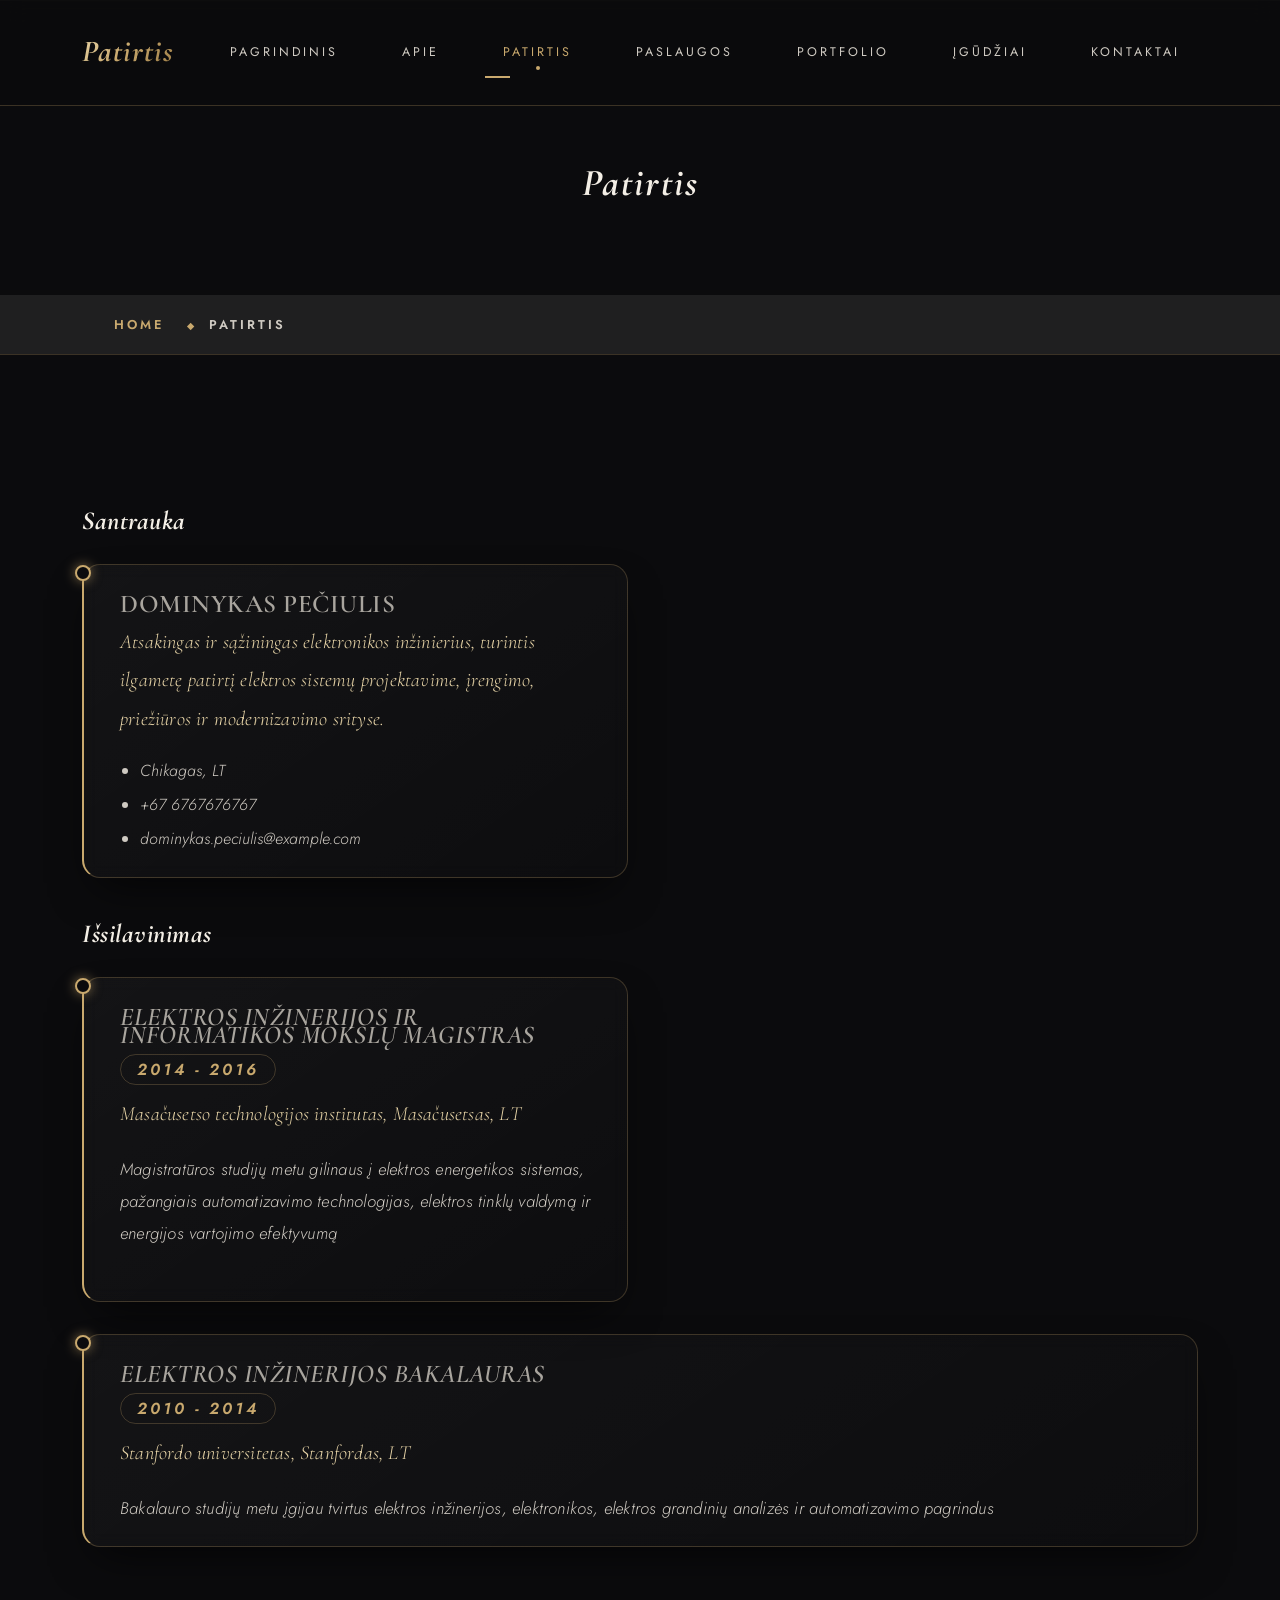
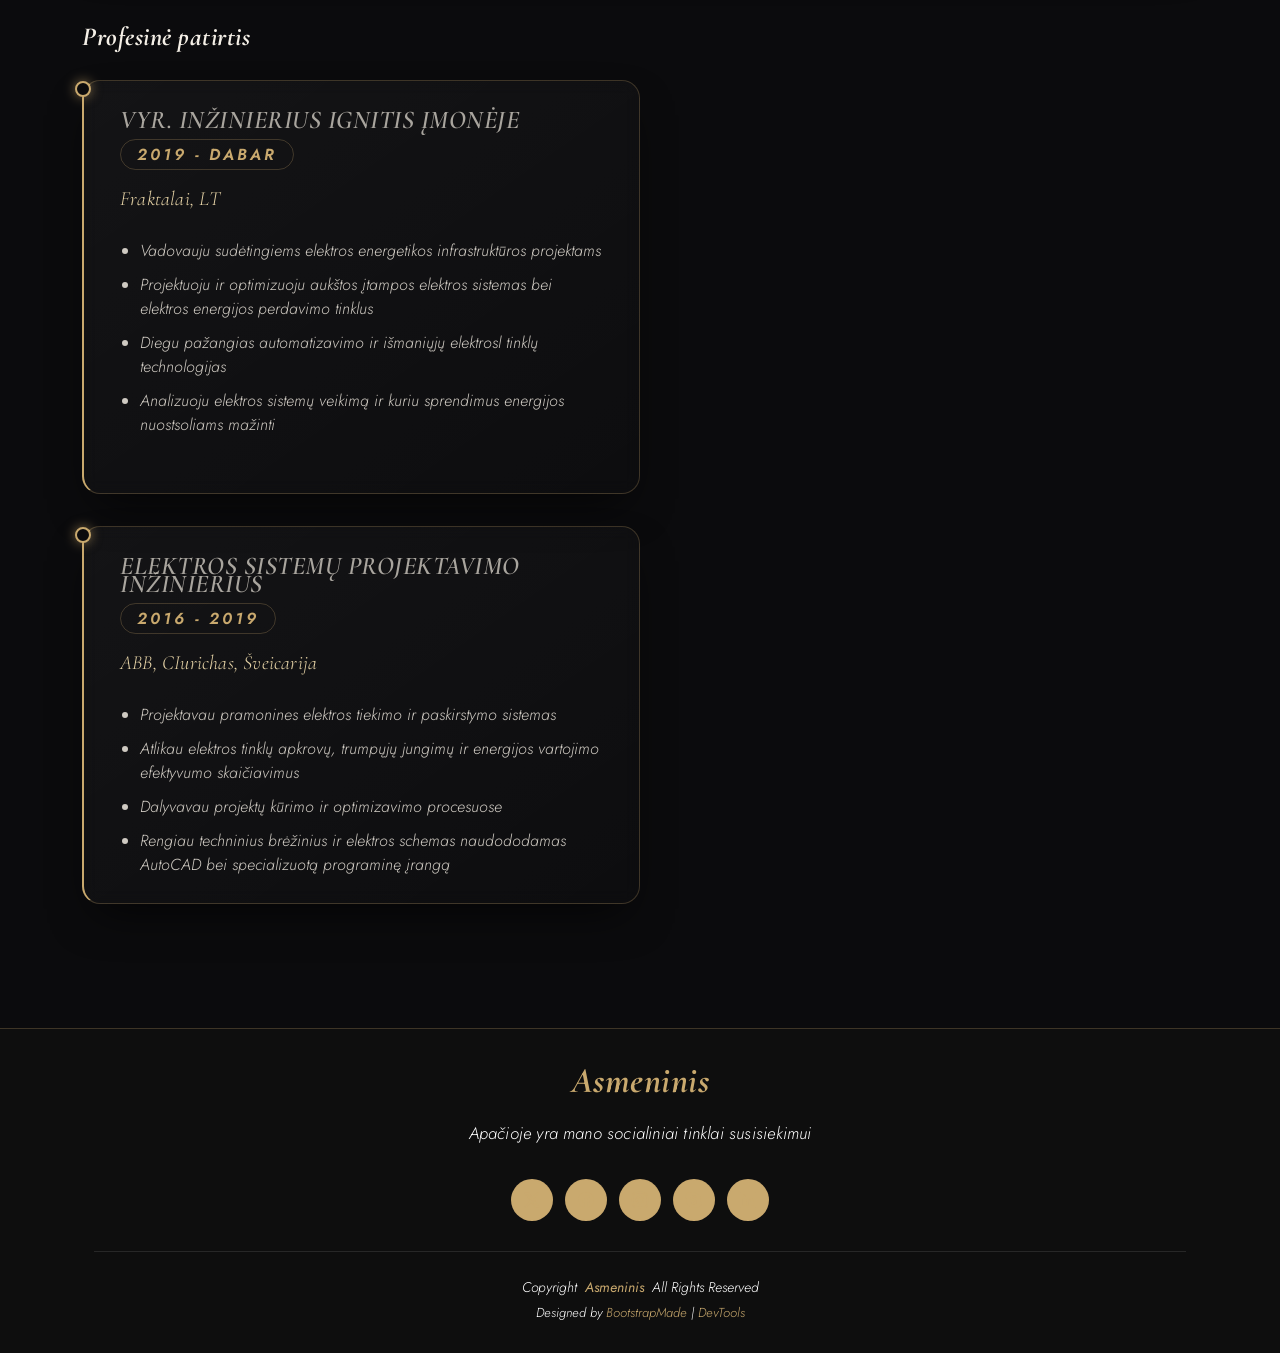
<file: resume.html>
<!DOCTYPE html>
<html lang="en">

<head>
  <meta charset="utf-8">
  <meta content="width=device-width, initial-scale=1.0" name="viewport">
  <title>Resume - Asmeninis Bootstrap Template</title>
  <meta name="description" content="">
  <meta name="keywords" content="">

  <!-- Favicons -->
  <link href="assets/img/oco.png" rel="icon">
  <link href="assets/img/oco.png" rel="apple-touch-icon">

  <!-- Fonts -->
  <link href="https://fonts.googleapis.com" rel="preconnect">
  <link href="https://fonts.gstatic.com" rel="preconnect" crossorigin>
  <link href="https://fonts.googleapis.com/css2?family=Roboto:ital,wght@0,100;0,300;0,400;0,500;0,700;0,900;1,100;1,300;1,400;1,500;1,700;1,900&family=Poppins:ital,wght@0,100;0,200;0,300;0,400;0,500;0,600;0,700;0,800;0,900;1,100;1,200;1,300;1,400;1,500;1,600;1,700;1,800;1,900&family=Raleway:ital,wght@0,100;0,200;0,300;0,400;0,500;0,600;0,700;0,800;0,900;1,100;1,200;1,300;1,400;1,500;1,600;1,700;1,800;1,900&display=swap" rel="stylesheet">

  <!-- Vendor CSS Files -->
  <link href="assets/vendor/bootstrap/css/bootstrap.min.css" rel="stylesheet">
  <link href="assets/vendor/bootstrap-icons/bootstrap-icons.css" rel="stylesheet">
  <link href="assets/vendor/aos/aos.css" rel="stylesheet">
  <link href="assets/vendor/swiper/swiper-bundle.min.css" rel="stylesheet">
  <link href="assets/vendor/glightbox/css/glightbox.min.css" rel="stylesheet">

  <!-- Main CSS File -->
  <link href="assets/css/main.css" rel="stylesheet">
  <link href="assets/css/custom.css" rel="stylesheet">

  <!-- =======================================================
  * Template Name: Personal
  * Template URL: https://bootstrapmade.com/personal-free-resume-bootstrap-template/
  * Updated: Mar 05 2025 with Bootstrap v5.3.3
  * Author: BootstrapMade.com
  * License: https://bootstrapmade.com/license/
  ======================================================== -->
</head>

<body class="resume-page">

  <header id="header" class="header d-flex align-items-center fixed-top">
    <div class="container-fluid container-xl position-relative d-flex align-items-center justify-content-between">

      <a href="index.html" class="logo d-flex align-items-center">
        <!-- Uncomment the line below if you also wish to use an image logo -->
        <!-- <img src="assets/img/logo.webp" alt=""> -->
        <h1 class="sitename">Patirtis</h1>
      </a>

      <nav id="navmenu" class="navmenu">
        <ul>
          <li><a href="index.html">Pagrindinis</a></li>
          <li><a href="about.html">Apie</a></li>
          <li><a href="resume.html" class="active">Patirtis</a></li>
          <li><a href="services.html">Paslaugos</a></li>
          <li><a href="portfolio.html">Portfolio</a></li>
          <li><a href="skills.html">Įgūdžiai</a></li>
          <li><a href="contact.html">Kontaktai</a></li>
        </ul>
        <i class="mobile-nav-toggle d-xl-none bi bi-list"></i>
      </nav>

    </div>
  </header>

  <main class="main">

    <!-- Page Title -->
    <div class="page-title" data-aos="fade">
      <div class="heading">
        <div class="container">
          <div class="row d-flex justify-content-center text-center">
            <div class="col-lg-8">
              <h1>Patirtis</h1>
            </div>
          </div>
        </div>
      </div>
      <nav class="breadcrumbs">
        <div class="container">
          <ol>
            <li><a href="index.html">Home</a></li>
            <li class="current">Patirtis</li>
          </ol>
        </div>
      </nav>
    </div><!-- End Page Title -->

    <!-- Resume Section -->
    <section id="resume" class="resume section">

      <div class="container">

        <div class="row">

          <div class="col-md-6" data-aos="fade-up" data-aos-delay="100">
            <h3 class="resume-title">Santrauka</h3>

            <div class="resume-item pb-0">
              <h4>Dominykas Pečiulis</h4>
              <p><em>Atsakingas ir sąžiningas elektronikos inžinierius, turintis ilgametę patirtį elektros sistemų projektavime, įrengimo, priežiūros ir modernizavimo srityse.</p>
              <ul>
                <li>Chikagas, LT</li>
                <li>+67 6767676767</li>
                <li>dominykas.peciulis@example.com</li>
              </ul>
            </div><!-- Edn Resume Item -->

            <h3 class="resume-title">Išsilavinimas</h3>
            <div class="resume-item">
              <h4>Elektros inžinerijos ir informatikos mokslų magistras</h4>
              <h5>2014 - 2016</h5>
              <p><em>Masačusetso technologijos institutas, Masačusetsas, LT</em></p>
              <p>Magistratūros studijų metu gilinaus į elektros energetikos sistemas, pažangiais automatizavimo technologijas, elektros tinklų valdymą ir energijos vartojimo efektyvumą</div></p>
            </div><!-- Edn Resume Item -->

            <div class="resume-item">
              <h4>Elektros inžinerijos bakalauras</h4>
              <h5>2010 - 2014</h5>
              <p><em>Stanfordo universitetas, Stanfordas, LT</em></p>
              <p>Bakalauro studijų metu įgijau tvirtus elektros inžinerijos, elektronikos, elektros grandinių analizės ir automatizavimo pagrindus</p>
            </div><!-- Edn Resume Item -->

          </div>

          <div class="col-md-6" data-aos="fade-up" data-aos-delay="200">
            <h3 class="resume-title">Profesinė patirtis</h3>
            <div class="resume-item">
              <h4>Vyr. inžinierius Ignitis įmonėje</h4>
              <h5>2019 - Dabar</h5>
              <p><em>Fraktalai, LT </em></p>
              <ul>
                <li>Vadovauju sudėtingiems elektros energetikos infrastruktūros projektams</li>
                <li>Projektuoju ir optimizuoju aukštos įtampos elektros sistemas bei elektros energijos perdavimo tinklus</li>
                <li>Diegu pažangias automatizavimo ir išmaniųjų elektrosl tinklų technologijas</li>
                <li>Analizuoju elektros sistemų veikimą ir kuriu sprendimus energijos nuostsoliams mažinti</li>
              </ul>
            </div><!-- Edn Resume Item -->

            <div class="resume-item">
              <h4>Elektros sistemų projektavimo inžinierius</h4>
              <h5>2016 - 2019</h5>
              <p><em>ABB, CIurichas, Šveicarija</em></p>
              <ul>
                <li>Projektavau pramonines elektros tiekimo ir paskirstymo sistemas</li>
                <li>Atlikau elektros tinklų apkrovų, trumpųjų jungimų ir energijos vartojimo efektyvumo skaičiavimus</li>
                <li>Dalyvavau projektų kūrimo ir optimizavimo procesuose</li>
                <li>Rengiau techninius brėžinius ir elektros schemas naudododamas AutoCAD bei specializuotą programinę įrangą</li>
              </ul>
            </div><!-- Edn Resume Item -->

          </div>

        </div>

      </div>

    </section><!-- /Resume Section -->

  </main>

  <footer id="footer" class="footer dark-background">
    <div class="container">
      <h3 class="sitename">Asmeninis</h3>
      <p>Apačioje yra mano socialiniai tinklai susisiekimui</p>
      <div class="social-links d-flex justify-content-center">
        <a href=""><i class="bi bi-twitter-x"></i></a>
        <a href=""><i class="bi bi-facebook"></i></a>
        <a href=""><i class="bi bi-instagram"></i></a>
        <a href=""><i class="bi bi-skype"></i></a>
        <a href=""><i class="bi bi-linkedin"></i></a>
      </div>
      <div class="container">
        <div class="copyright">
          <span>Copyright</span> <strong class="px-1 sitename">Asmeninis</strong> <span>All Rights Reserved</span>
        </div>
        <div class="credits">
          <!-- All the links in the footer should remain intact. -->
          <!-- You can delete the links only if you've purchased the pro version. -->
          <!-- Licensing information: https://bootstrapmade.com/license/ -->
          <!-- Purchase the pro version with working PHP/AJAX contact form: [buy-url] -->
          Designed by <a href="https://bootstrapmade.com/">BootstrapMade</a> | <a href="https://bootstrapmade.com/tools/">DevTools</a>
        </div>
      </div>
    </div>
  </footer>

  <!-- Scroll Top -->
  <a href="#" id="scroll-top" class="scroll-top d-flex align-items-center justify-content-center"><i class="bi bi-arrow-up-short"></i></a>

  <!-- Preloader -->
  <div id="preloader"></div>

  <!-- Vendor JS Files -->
  <script src="assets/vendor/bootstrap/js/bootstrap.bundle.min.js"></script>
  <script src="assets/vendor/php-email-form/validate.js"></script>
  <script src="assets/vendor/aos/aos.js"></script>
  <script src="assets/vendor/typed.js/typed.umd.js"></script>
  <script src="assets/vendor/purecounter/purecounter_vanilla.js"></script>
  <script src="assets/vendor/waypoints/noframework.waypoints.js"></script>
  <script src="assets/vendor/swiper/swiper-bundle.min.js"></script>
  <script src="assets/vendor/glightbox/js/glightbox.min.js"></script>
  <script src="assets/vendor/imagesloaded/imagesloaded.pkgd.min.js"></script>
  <script src="assets/vendor/isotope-layout/isotope.pkgd.min.js"></script>

  <!-- Main JS File -->
  <script src="assets/js/main.js"></script>

</body>

</html>
</file>
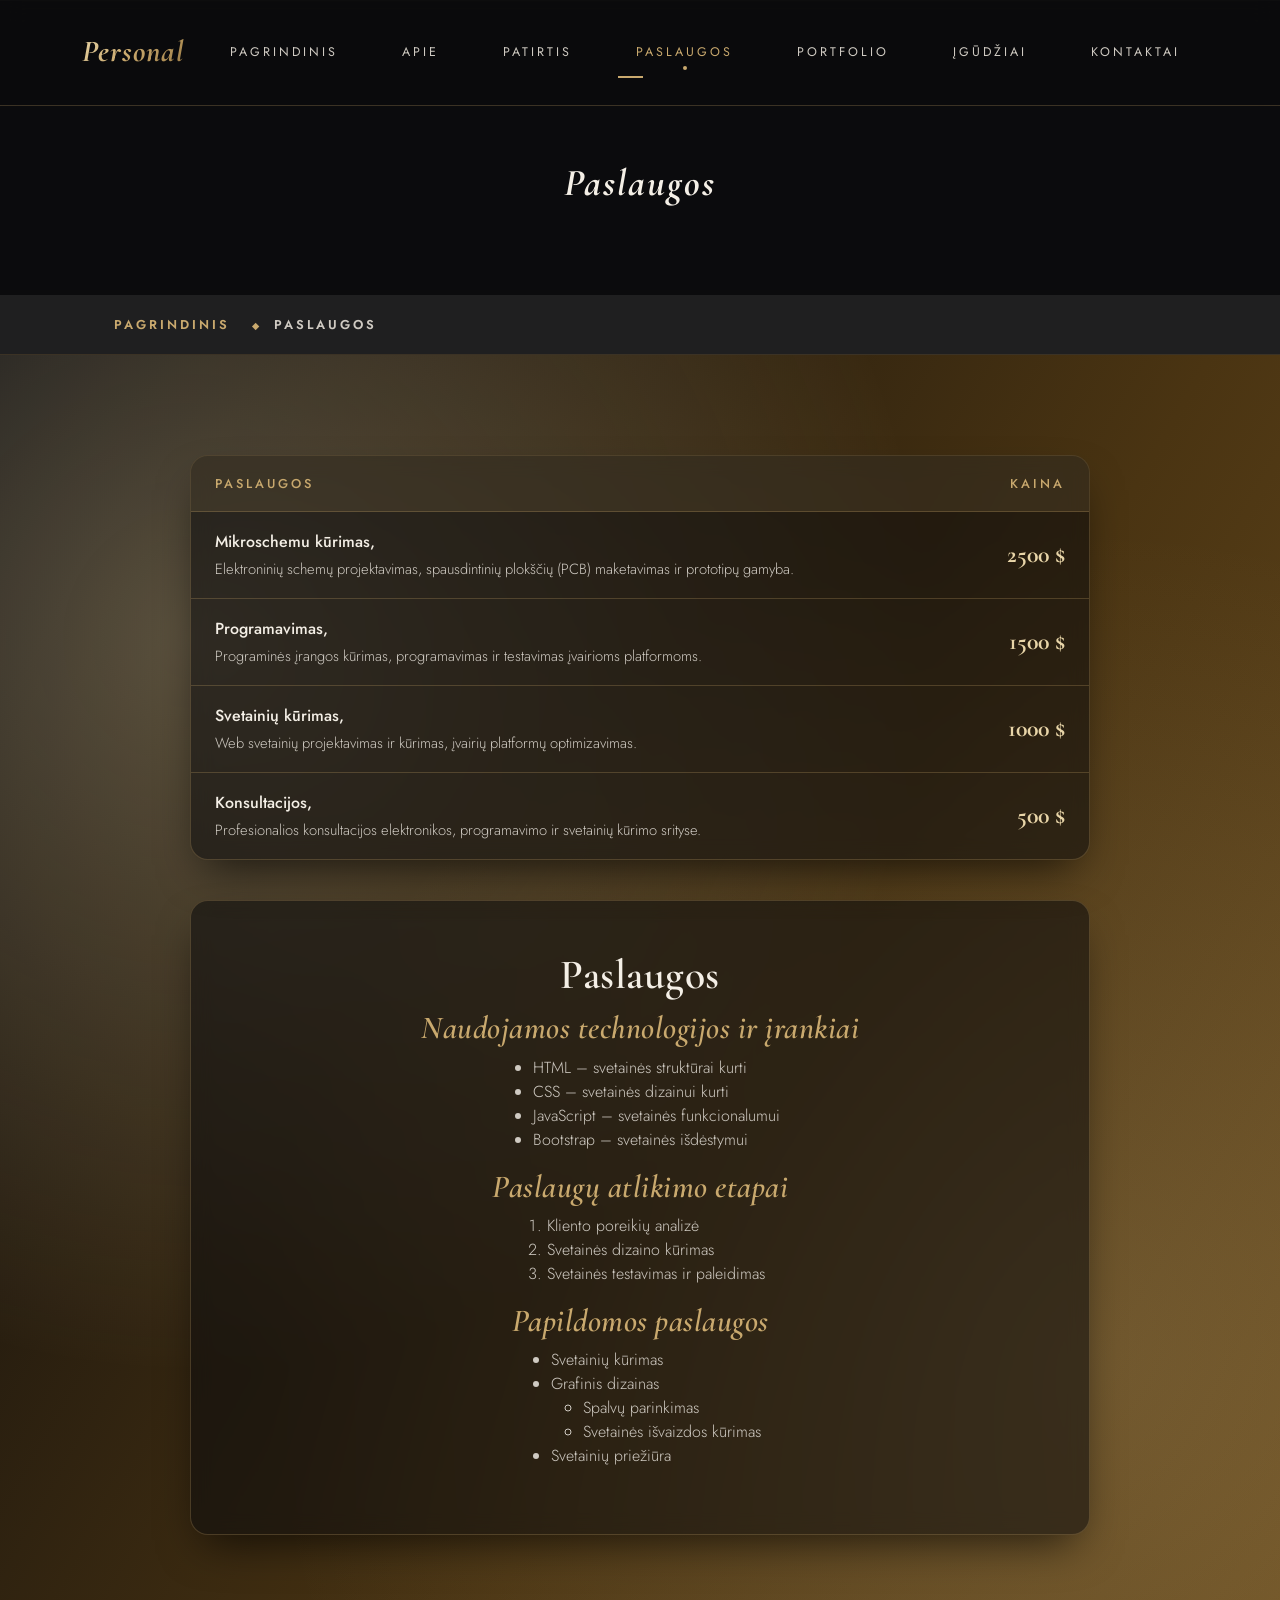
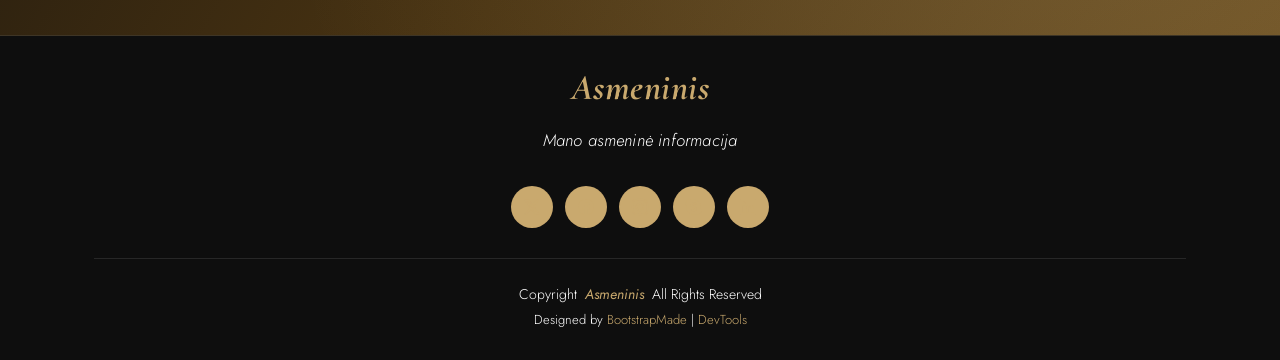
<file: services.html>
<!DOCTYPE html>
<html lang="en">

<head>
  <meta charset="utf-8">
  <meta content="width=device-width, initial-scale=1.0" name="viewport">
  <title>Services - Personal Bootstrap Template</title>
  <meta name="description" content="">
  <meta name="keywords" content="">

  <!-- Favicons -->
  <link href="assets/img/oco.png" rel="icon">
  <link href="assets/img/oco.png" rel="apple-touch-icon">

  <!-- Fonts -->
  <link href="https://fonts.googleapis.com" rel="preconnect">
  <link href="https://fonts.gstatic.com" rel="preconnect" crossorigin>
  <link href="https://fonts.googleapis.com/css2?family=Roboto:ital,wght@0,100;0,300;0,400;0,500;0,700;0,900;1,100;1,300;1,400;1,500;1,700;1,900&family=Poppins:ital,wght@0,100;0,200;0,300;0,400;0,500;0,600;0,700;0,800;0,900;1,100;1,200;1,300;1,400;1,500;1,600;1,700;1,800;1,900&family=Raleway:ital,wght@0,100;0,200;0,300;0,400;0,500;0,600;0,700;0,800;0,900;1,100;1,200;1,300;1,400;1,500;1,600;1,700;1,800;1,900&display=swap" rel="stylesheet">

  <!-- Vendor CSS Files -->
  <link href="assets/vendor/bootstrap/css/bootstrap.min.css" rel="stylesheet">
  <link href="assets/vendor/bootstrap-icons/bootstrap-icons.css" rel="stylesheet">
  <link href="assets/vendor/aos/aos.css" rel="stylesheet">
  <link href="assets/vendor/swiper/swiper-bundle.min.css" rel="stylesheet">
  <link href="assets/vendor/glightbox/css/glightbox.min.css" rel="stylesheet">

  <!-- Main CSS File -->
  <link href="assets/css/main.css" rel="stylesheet">
  <link href="assets/css/custom.css" rel="stylesheet">

  <!-- =======================================================
  * Template Name: Personal
  * Template URL: https://bootstrapmade.com/personal-free-resume-bootstrap-template/
  * Updated: Mar 05 2025 with Bootstrap v5.3.3
  * Author: BootstrapMade.com
  * License: https://bootstrapmade.com/license/
  ======================================================== -->
</head>

<body class="services-page">

  <header id="header" class="header d-flex align-items-center fixed-top">
    <div class="container-fluid container-xl position-relative d-flex align-items-center justify-content-between">

      <a href="index.html" class="logo d-flex align-items-center">
        <!-- Uncomment the line below if you also wish to use an image logo -->
        <!-- <img src="assets/img/logo.webp" alt=""> -->
        <h1 class="sitename">Personal</h1>
      </a>

      <nav id="navmenu" class="navmenu">
        <ul>
          <li><a href="index.html">Pagrindinis</a></li>
          <li><a href="about.html">Apie</a></li>
          <li><a href="resume.html">Patirtis</a></li>
          <li><a href="services.html" class="active">Paslaugos</a></li>
          <li><a href="portfolio.html">Portfolio</a></li>
          <li><a href="skills.html">Įgūdžiai</a></li>
          <li><a href="contact.html">Kontaktai</a></li>
        </ul>
        <i class="mobile-nav-toggle d-xl-none bi bi-list"></i>
      </nav>

    </div>
  </header>

  <main class="main">

    <!-- Page Title -->
    <div class="page-title" data-aos="fade">
      <div class="heading">
        <div class="container">
          <div class="row d-flex justify-content-center text-center">
            <div class="col-lg-8">
              <h1>Paslaugos</h1>
            </div>
          </div>
        </div>
      </div>
      <nav class="breadcrumbs">
        <div class="container">
          <ol>
            <li><a href="index.html">Pagrindinis</a></li>
            <li class="current">Paslaugos</li>
          </ol>
        </div>
      </nav>
    </div><!-- End Page Title -->

    <!-- Services Section -->
    <style>
      .kainos {
        border-collapse: collapse;
        width: 100%;
        max-width: 800px;
        margin: 40px auto;
        font-family: Arial, sans-serif;
      }
      .kainos th, .kainos td {
        border: 1px solid #d4bebe;
        padding: 12px;
        text-align: left;
      }
      .kainos th {
        background: #333;
        color: #fff;
      }
      .kainos td:last-child {
        text-align: right;
        font-weight: bold;
      }
      </style>

      <section id="services" class="services section">
        <div class="container">

      <table class="kainos">
        <tr>
          <th>Paslaugos</th>
          <th>Kaina</th>
        </tr>
        <tr>
          <td>
            Mikroschemu kūrimas,
            <span class="aprasymas">Elektroninių schemų projektavimas, spausdintinių plokščių (PCB) maketavimas ir prototipų gamyba.</span>
            </td>
          <td>2500 $</td>
        </tr>
        <tr>
          <td>
            Programavimas,
            <span class="aprasymas">Programinės įrangos kūrimas, programavimas ir testavimas įvairioms platformoms.</span>
          </td>
          <td>1500 $</td>
        </tr>
        <tr>
          <td>
            Svetainių kūrimas,
            <span class="aprasymas">Web svetainių projektavimas ir kūrimas, įvairių platformų optimizavimas.</span>
          </td>
          <td>1000 $</td>
        </tr>
        <tr>
          <td>
            Konsultacijos,
            <span class="aprasymas">Profesionalios konsultacijos elektronikos, programavimo ir svetainių kūrimo srityse.</span>
          </td>
          <td>500 $</td>
        </tr>
      </table>
      </div>

    <section style="max-width: 800px; margin: 40px auto; text-align: center;">

    <h2>Paslaugos</h2>

    <h3>Naudojamos technologijos ir įrankiai</h3>
    <ul style="display: inline-block; text-align: left;">
        <li>HTML – svetainės struktūrai kurti</li>
        <li>CSS – svetainės dizainui kurti</li>
        <li>JavaScript – svetainės funkcionalumui</li>
        <li>Bootstrap – svetainės išdėstymui</li>
    </ul>

    <h3>Paslaugų atlikimo etapai</h3>
    <ol style="display: inline-block; text-align: left;">
        <li>Kliento poreikių analizė</li>
        <li>Svetainės dizaino kūrimas</li>
        <li>Svetainės testavimas ir paleidimas</li>
    </ol>

    <h3>Papildomos paslaugos</h3>
    <ul style="display: inline-block; text-align: left;">
        <li>Svetainių kūrimas</li>
        <li>Grafinis dizainas
            <ul>
                <li>Spalvų parinkimas</li>
                <li>Svetainės išvaizdos kūrimas</li>
            </ul>
        </li>
        <li>Svetainių priežiūra</li>
    </ul>

</section>

    </section><!-- /Services Section -->

  </main>

  <footer id="footer" class="footer dark-background">
    <div class="container">
      <h3 class="sitename">Asmeninis</h3>
      <p>Mano asmeninė informacija</p>
      <div class="social-links d-flex justify-content-center">
        <a href=""><i class="bi bi-twitter-x"></i></a>
        <a href=""><i class="bi bi-facebook"></i></a>
        <a href=""><i class="bi bi-instagram"></i></a>
        <a href=""><i class="bi bi-skype"></i></a>
        <a href=""><i class="bi bi-linkedin"></i></a>
      </div>
      <div class="container">
        <div class="copyright">
          <span>Copyright</span> <strong class="px-1 sitename">Asmeninis</strong> <span>All Rights Reserved</span>
        </div>
        <div class="credits">
          <!-- All the links in the footer should remain intact. -->
          <!-- You can delete the links only if you've purchased the pro version. -->
          <!-- Licensing information: https://bootstrapmade.com/license/ -->
          <!-- Purchase the pro version with working PHP/AJAX contact form: [buy-url] -->
          Designed by <a href="https://bootstrapmade.com/">BootstrapMade</a> | <a href="https://bootstrapmade.com/tools/">DevTools</a>
        </div>
      </div>
    </div>
  </footer>

  <!-- Scroll Top -->
  <a href="#" id="scroll-top" class="scroll-top d-flex align-items-center justify-content-center"><i class="bi bi-arrow-up-short"></i></a>

  <!-- Preloader -->
  <div id="preloader"></div>

  <!-- Vendor JS Files -->
  <script src="assets/vendor/bootstrap/js/bootstrap.bundle.min.js"></script>
  <script src="assets/vendor/php-email-form/validate.js"></script>
  <script src="assets/vendor/aos/aos.js"></script>
  <script src="assets/vendor/typed.js/typed.umd.js"></script>
  <script src="assets/vendor/purecounter/purecounter_vanilla.js"></script>
  <script src="assets/vendor/waypoints/noframework.waypoints.js"></script>
  <script src="assets/vendor/swiper/swiper-bundle.min.js"></script>
  <script src="assets/vendor/glightbox/js/glightbox.min.js"></script>
  <script src="assets/vendor/imagesloaded/imagesloaded.pkgd.min.js"></script>
  <script src="assets/vendor/isotope-layout/isotope.pkgd.min.js"></script>

  <!-- Main JS File -->
  <script src="assets/js/main.js"></script>

</body>

</html>
</file>
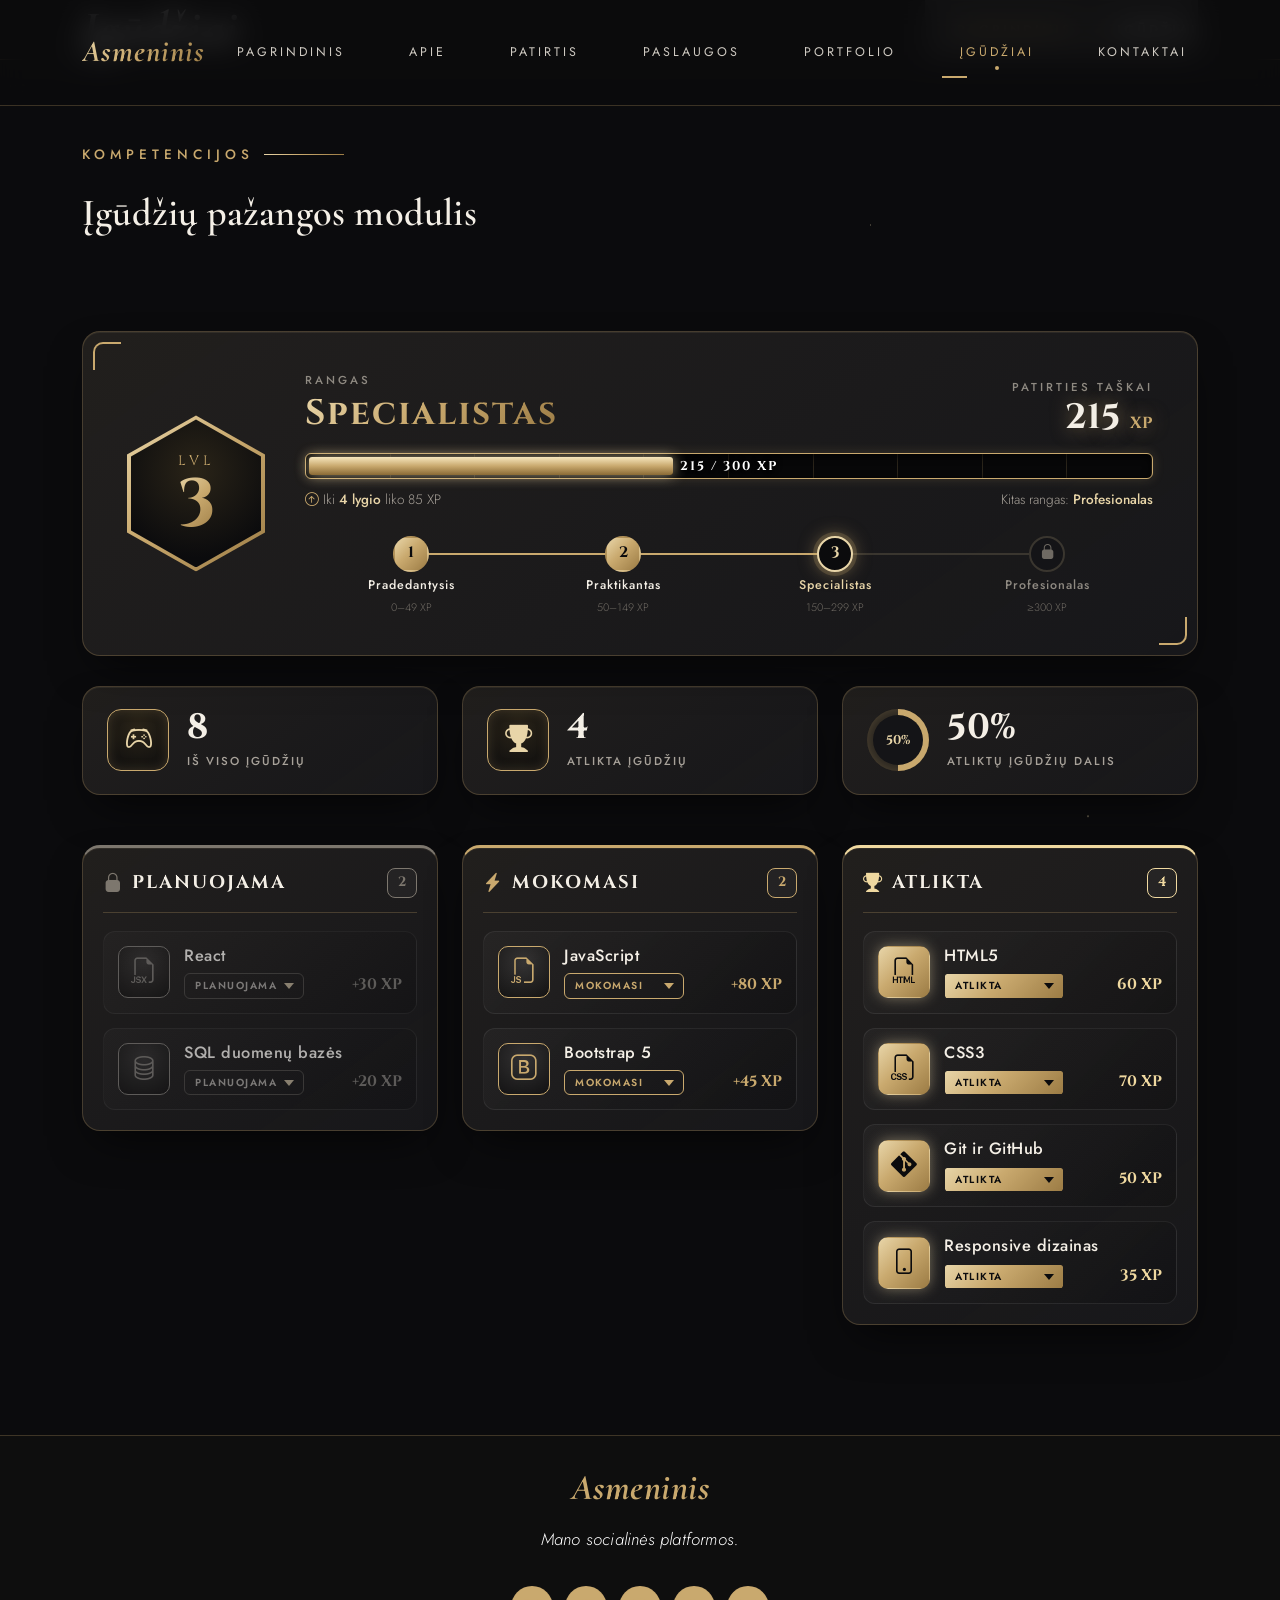
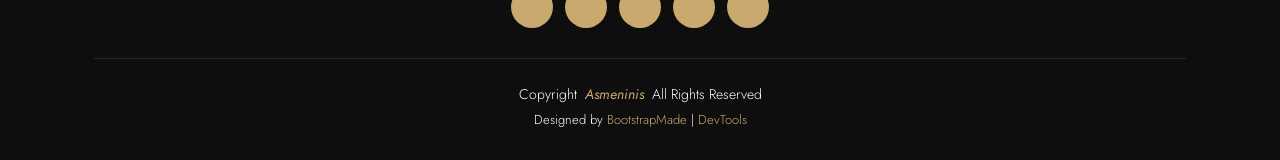
<file: skills.html>
<!DOCTYPE html>
<html lang="en">

<head>
  <meta charset="utf-8">
  <meta content="width=device-width, initial-scale=1.0" name="viewport">
  <title>Įgūdžiai – Mano CV</title>
  <meta name="description" content="">
  <meta name="keywords" content="">

  <!-- Favicons -->
  <link href="assets/img/oco.png" rel="icon">
  <link href="assets/img/oco.png" rel="apple-touch-icon">

  <!-- Fonts -->
  <link href="https://fonts.googleapis.com" rel="preconnect">
  <link href="https://fonts.gstatic.com" rel="preconnect" crossorigin>
  <link href="https://fonts.googleapis.com/css2?family=Roboto:ital,wght@0,100;0,300;0,400;0,500;0,700;0,900;1,100;1,300;1,400;1,500;1,700;1,900&family=Poppins:ital,wght@0,100;0,200;0,300;0,400;0,500;0,600;0,700;0,800;0,900;1,100;1,200;1,300;1,400;1,500;1,600;1,700;1,800;1,900&family=Raleway:ital,wght@0,100;0,200;0,300;0,400;0,500;0,600;0,700;0,800;0,900;1,100;1,200;1,300;1,400;1,500;1,600;1,700;1,800;1,900&display=swap" rel="stylesheet">

  <!-- Žaidimo stiliaus šriftas įgūdžių moduliui -->
  <link href="https://fonts.googleapis.com/css2?family=Cinzel:wght@600;700;800&display=swap" rel="stylesheet">

  <!-- Vendor CSS Files -->
  <link href="assets/vendor/bootstrap/css/bootstrap.min.css" rel="stylesheet">
  <link href="assets/vendor/bootstrap-icons/bootstrap-icons.css" rel="stylesheet">
  <link href="assets/vendor/aos/aos.css" rel="stylesheet">
  <link href="assets/vendor/swiper/swiper-bundle.min.css" rel="stylesheet">
  <link href="assets/vendor/glightbox/css/glightbox.min.css" rel="stylesheet">

  <!-- Main CSS File -->
  <link href="assets/css/main.css" rel="stylesheet">
  <link href="assets/css/custom.css" rel="stylesheet">
</head>

<body class="skills-page">

  <header id="header" class="header d-flex align-items-center fixed-top">
    <div class="container-fluid container-xl position-relative d-flex align-items-center justify-content-between">

      <a href="index.html" class="logo d-flex align-items-center">
        <h1 class="sitename">Asmeninis</h1>
      </a>

      <nav id="navmenu" class="navmenu">
        <ul>
          <li><a href="index.html">Pagrindinis</a></li>
          <li><a href="about.html">Apie</a></li>
          <li><a href="resume.html">Patirtis</a></li>
          <li><a href="services.html">Paslaugos</a></li>
          <li><a href="portfolio.html">Portfolio</a></li>
          <li><a href="skills.html" class="active">Įgūdžiai</a></li>
          <li><a href="contact.html">Kontaktai</a></li>
        </ul>
        <i class="mobile-nav-toggle d-xl-none bi bi-list"></i>
      </nav>

    </div>
  </header>

  <main class="main">

    <!-- Page Title -->
    <div class="page-title dark-background">
      <div class="container d-lg-flex justify-content-between align-items-center">
        <h1 class="mb-2 mb-lg-0">Įgūdžiai</h1>
        <nav class="breadcrumbs">
          <ol>
            <li><a href="index.html">Pagrindinis</a></li>
            <li class="current">Įgūdžiai</li>
          </ol>
        </nav>
      </div>
    </div><!-- End Page Title -->

    <!-- Kompetencijų pažangos modulis -->
    <section id="skill-progress" class="skill-module section">

      <div class="container section-title" data-aos="fade-up">
        <h2>Kompetencijos</h2>
        <p>Įgūdžių pažangos modulis</p>
      </div>

      <div class="container">

        <div class="player-card" data-aos="zoom-in" data-aos-delay="100">

          <div class="level-badge">
            <div class="level-hex">
              <span class="level-word">LVL</span>
              <span class="level-num" id="levelNum">1</span>
            </div>
          </div>

          <div class="player-main">
            <div class="player-top">
              <div>
                <span class="player-label">Rangas</span>
                <h3 class="player-rank" id="rankName">Pradedantysis</h3>
              </div>
              <div class="player-xp">
                <span class="player-label">Patirties taškai</span>
                <span class="xp-total"><span id="xpTotal">0</span> <small>XP</small></span>
              </div>
            </div>

            <div class="xp-bar" id="xpBar" role="progressbar" aria-label="Progresas iki kito lygio"
                 aria-valuemin="0" aria-valuemax="100" aria-valuenow="0">
              <div class="xp-bar-fill" id="xpBarFill" style="width: 0%;"></div>
              <span class="xp-bar-text" id="xpBarText">0 / 50 XP</span>
            </div>
            <div class="xp-bar-foot">
              <span id="xpLeft"></span>
              <span id="nextRank"></span>
            </div>

            <ol class="rank-path" id="rankPath"></ol>
          </div>

        </div>

        <div class="skill-stats" data-aos="fade-up" data-aos-delay="150">
          <div class="stat-box">
            <div class="stat-icon"><i class="bi bi-controller"></i></div>
            <div>
              <span class="stat-value" id="statTotal">0</span>
              <span class="stat-label">Iš viso įgūdžių</span>
            </div>
          </div>
          <div class="stat-box">
            <div class="stat-icon"><i class="bi bi-trophy-fill"></i></div>
            <div>
              <span class="stat-value" id="statDone">0</span>
              <span class="stat-label">Atlikta įgūdžių</span>
            </div>
          </div>
          <div class="stat-box">
            <div class="stat-icon stat-ring" id="statRing" style="--p: 0;"><span id="statRingText">0%</span></div>
            <div>
              <span class="stat-value" id="statPercent">0%</span>
              <span class="stat-label">Atliktų įgūdžių dalis</span>
            </div>
          </div>
        </div>

        <div class="kanban" data-aos="fade-up" data-aos-delay="200">

          <div class="kanban-column kanban-planned">
            <div class="kanban-head">
              <i class="bi bi-lock-fill"></i>
              <h4>Planuojama</h4>
              <span class="kanban-count" id="countPlanned">0</span>
            </div>
            <div class="kanban-list" id="listPlanned"></div>
          </div>

          <div class="kanban-column kanban-learning">
            <div class="kanban-head">
              <i class="bi bi-lightning-charge-fill"></i>
              <h4>Mokomasi</h4>
              <span class="kanban-count" id="countLearning">0</span>
            </div>
            <div class="kanban-list" id="listLearning"></div>
          </div>

          <div class="kanban-column kanban-done">
            <div class="kanban-head">
              <i class="bi bi-trophy-fill"></i>
              <h4>Atlikta</h4>
              <span class="kanban-count" id="countDone">0</span>
            </div>
            <div class="kanban-list" id="listDone"></div>
          </div>

        </div>

      </div>

    </section><!-- /Kompetencijų pažangos modulis -->

  </main>

  <footer id="footer" class="footer dark-background">
    <div class="container">
      <h3 class="sitename">Asmeninis</h3>
      <p>Mano socialinės platformos.</p>
      <div class="social-links d-flex justify-content-center">
        <a href=""><i class="bi bi-twitter-x"></i></a>
        <a href=""><i class="bi bi-facebook"></i></a>
        <a href=""><i class="bi bi-instagram"></i></a>
        <a href=""><i class="bi bi-skype"></i></a>
        <a href=""><i class="bi bi-linkedin"></i></a>
      </div>
      <div class="container">
        <div class="copyright">
          <span>Copyright</span> <strong class="px-1 sitename">Asmeninis</strong> <span>All Rights Reserved</span>
        </div>
        <div class="credits">
          Designed by <a href="https://bootstrapmade.com/">BootstrapMade</a> | <a href="https://bootstrapmade.com/tools/">DevTools</a>
        </div>
      </div>
    </div>
  </footer>

  <!-- Scroll Top -->
  <a href="#" id="scroll-top" class="scroll-top d-flex align-items-center justify-content-center"><i class="bi bi-arrow-up-short"></i></a>

  <!-- Preloader -->
  <div id="preloader"></div>

  <!-- Vendor JS Files -->
  <script src="assets/vendor/bootstrap/js/bootstrap.bundle.min.js"></script>
  <script src="assets/vendor/php-email-form/validate.js"></script>
  <script src="assets/vendor/aos/aos.js"></script>
  <script src="assets/vendor/typed.js/typed.umd.js"></script>
  <script src="assets/vendor/purecounter/purecounter_vanilla.js"></script>
  <script src="assets/vendor/waypoints/noframework.waypoints.js"></script>
  <script src="assets/vendor/swiper/swiper-bundle.min.js"></script>
  <script src="assets/vendor/glightbox/js/glightbox.min.js"></script>
  <script src="assets/vendor/imagesloaded/imagesloaded.pkgd.min.js"></script>
  <script src="assets/vendor/isotope-layout/isotope.pkgd.min.js"></script>

  <!-- Main JS File -->
  <script src="assets/js/main.js"></script>
  <script src="assets/js/custom.js"></script>

</body>

</html>
</file>
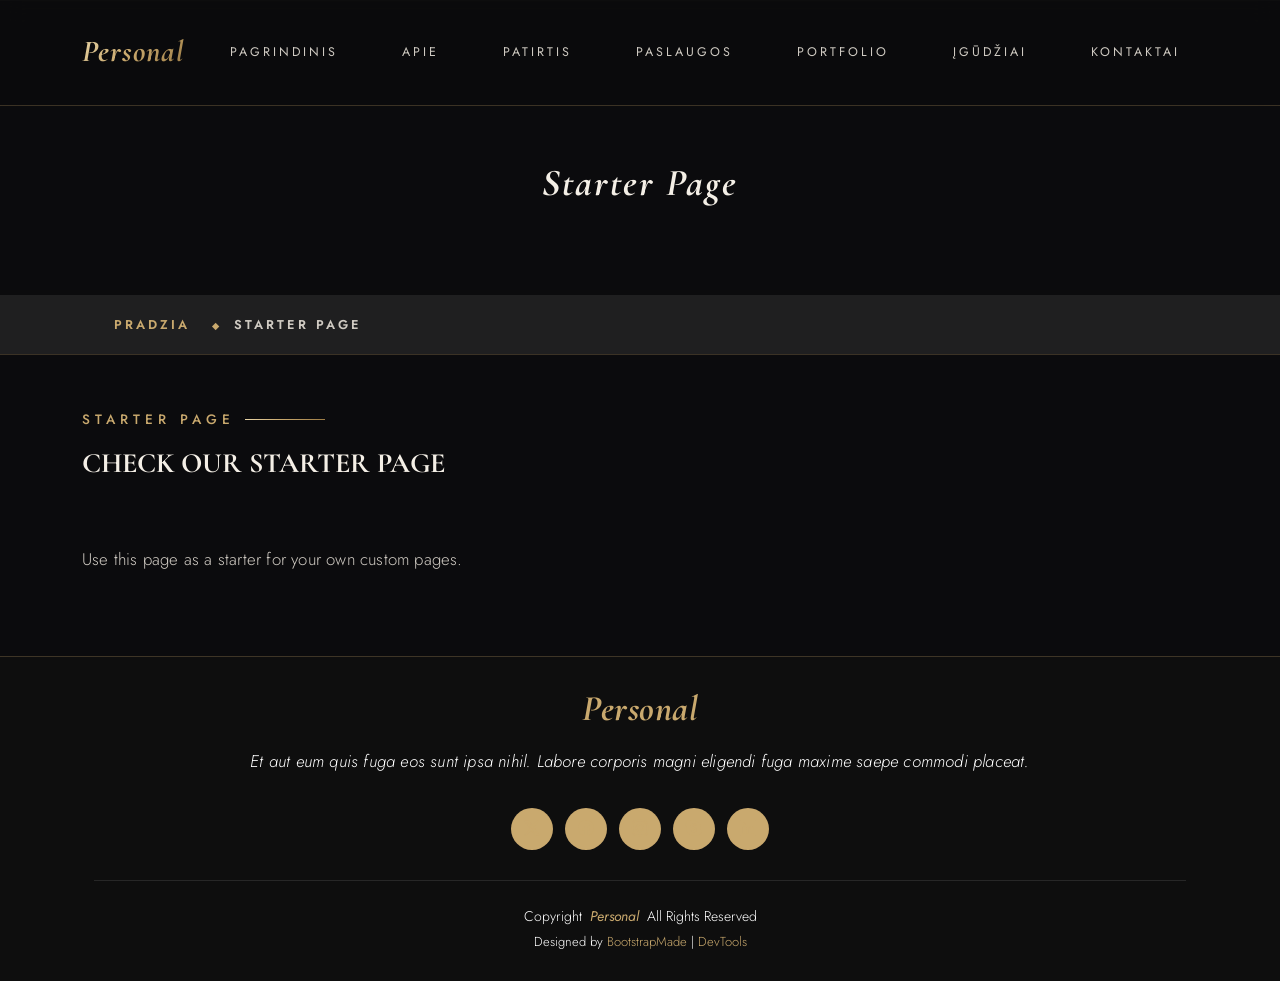
<file: starter-page.html>
<!DOCTYPE html>
<html lang="en">

<head>
  <meta charset="utf-8">
  <meta content="width=device-width, initial-scale=1.0" name="viewport">
  <title>Starter Page - Personal Bootstrap Template</title>
  <meta name="description" content="">
  <meta name="keywords" content="">

  <!-- Favicons -->
  <link href="assets/img/oco.png" rel="icon">
  <link href="assets/img/oco.png" rel="apple-touch-icon">

  <!-- Fonts -->
  <link href="https://fonts.googleapis.com" rel="preconnect">
  <link href="https://fonts.gstatic.com" rel="preconnect" crossorigin>
  <link href="https://fonts.googleapis.com/css2?family=Roboto:ital,wght@0,100;0,300;0,400;0,500;0,700;0,900;1,100;1,300;1,400;1,500;1,700;1,900&family=Poppins:ital,wght@0,100;0,200;0,300;0,400;0,500;0,600;0,700;0,800;0,900;1,100;1,200;1,300;1,400;1,500;1,600;1,700;1,800;1,900&family=Raleway:ital,wght@0,100;0,200;0,300;0,400;0,500;0,600;0,700;0,800;0,900;1,100;1,200;1,300;1,400;1,500;1,600;1,700;1,800;1,900&display=swap" rel="stylesheet">

  <!-- Vendor CSS Files -->
  <link href="assets/vendor/bootstrap/css/bootstrap.min.css" rel="stylesheet">
  <link href="assets/vendor/bootstrap-icons/bootstrap-icons.css" rel="stylesheet">
  <link href="assets/vendor/aos/aos.css" rel="stylesheet">
  <link href="assets/vendor/swiper/swiper-bundle.min.css" rel="stylesheet">
  <link href="assets/vendor/glightbox/css/glightbox.min.css" rel="stylesheet">

  <!-- Main CSS File -->
  <link href="assets/css/main.css" rel="stylesheet">
  <link href="assets/css/custom.css" rel="stylesheet">

  <!-- =======================================================
  * Template Name: Personal
  * Template URL: https://bootstrapmade.com/personal-free-resume-bootstrap-template/
  * Updated: Mar 05 2025 with Bootstrap v5.3.3
  * Author: BootstrapMade.com
  * License: https://bootstrapmade.com/license/
  ======================================================== -->
</head>

<body class="starter-page-page">

  <header id="header" class="header d-flex align-items-center fixed-top">
    <div class="container-fluid container-xl position-relative d-flex align-items-center justify-content-between">

      <a href="index.html" class="logo d-flex align-items-center">
        <!-- Uncomment the line below if you also wish to use an image logo -->
        <!-- <img src="assets/img/logo.webp" alt=""> -->
        <h1 class="sitename">Personal</h1>
      </a>

      <nav id="navmenu" class="navmenu">
        <ul>
          <li><a href="index.html">Pagrindinis</a></li>
          <li><a href="about.html">Apie</a></li>
          <li><a href="resume.html">Patirtis</a></li>
          <li><a href="services.html">Paslaugos</a></li>
          <li><a href="portfolio.html">Portfolio</a></li>
          <li><a href="skills.html">Įgūdžiai</a></li>
          <li><a href="contact.html">Kontaktai</a></li>
        </ul>
        <i class="mobile-nav-toggle d-xl-none bi bi-list"></i>
      </nav>

    </div>
  </header>

  <main class="main">

    <!-- Page Title -->
    <div class="page-title" data-aos="fade">
      <div class="heading">
        <div class="container">
          <div class="row d-flex justify-content-center text-center">
            <div class="col-lg-8">
              <h1>Starter Page</h1>
            </div>
          </div>
        </div>
      </div>
      <nav class="breadcrumbs">
        <div class="container">
          <ol>
            <li><a href="index.html">Pradzia</a></li>
            <li class="current">Starter Page</li>
          </ol>
        </div>
      </nav>
    </div><!-- End Page Title -->

    <!-- Starter Section Section -->
    <section id="starter-section" class="starter-section section">

      <!-- Section Title -->
      <div class="container section-title" data-aos="fade-up">
        <h2>Starter Page</h2>
        <div><span>Check Our</span> <span class="description-title">Starter Page</span></div>
      </div><!-- End Section Title -->

      <div class="container" data-aos="fade-up">
        <p>Use this page as a starter for your own custom pages.</p>
      </div>

    </section><!-- /Starter Section Section -->

  </main>

  <footer id="footer" class="footer dark-background">
    <div class="container">
      <h3 class="sitename">Personal</h3>
      <p>Et aut eum quis fuga eos sunt ipsa nihil. Labore corporis magni eligendi fuga maxime saepe commodi placeat.</p>
      <div class="social-links d-flex justify-content-center">
        <a href=""><i class="bi bi-twitter-x"></i></a>
        <a href=""><i class="bi bi-facebook"></i></a>
        <a href=""><i class="bi bi-instagram"></i></a>
        <a href=""><i class="bi bi-skype"></i></a>
        <a href=""><i class="bi bi-linkedin"></i></a>
      </div>
      <div class="container">
        <div class="copyright">
          <span>Copyright</span> <strong class="px-1 sitename">Personal</strong> <span>All Rights Reserved</span>
        </div>
        <div class="credits">
          <!-- All the links in the footer should remain intact. -->
          <!-- You can delete the links only if you've purchased the pro version. -->
          <!-- Licensing information: https://bootstrapmade.com/license/ -->
          <!-- Purchase the pro version with working PHP/AJAX contact form: [buy-url] -->
          Designed by <a href="https://bootstrapmade.com/">BootstrapMade</a> | <a href="https://bootstrapmade.com/tools/">DevTools</a>
        </div>
      </div>
    </div>
  </footer>

  <!-- Scroll Top -->
  <a href="#" id="scroll-top" class="scroll-top d-flex align-items-center justify-content-center"><i class="bi bi-arrow-up-short"></i></a>

  <!-- Preloader -->
  <div id="preloader"></div>

  <!-- Vendor JS Files -->
  <script src="assets/vendor/bootstrap/js/bootstrap.bundle.min.js"></script>
  <script src="assets/vendor/php-email-form/validate.js"></script>
  <script src="assets/vendor/aos/aos.js"></script>
  <script src="assets/vendor/typed.js/typed.umd.js"></script>
  <script src="assets/vendor/purecounter/purecounter_vanilla.js"></script>
  <script src="assets/vendor/waypoints/noframework.waypoints.js"></script>
  <script src="assets/vendor/swiper/swiper-bundle.min.js"></script>
  <script src="assets/vendor/glightbox/js/glightbox.min.js"></script>
  <script src="assets/vendor/imagesloaded/imagesloaded.pkgd.min.js"></script>
  <script src="assets/vendor/isotope-layout/isotope.pkgd.min.js"></script>

  <!-- Main JS File -->
  <script src="assets/js/main.js"></script>

</body>

</html>
</file>
<file: assets/css/main.css>
/**
* Template Name: Personal
* Template URL: https://bootstrapmade.com/personal-free-resume-bootstrap-template/
* Updated: Mar 05 2025 with Bootstrap v5.3.3
* Author: BootstrapMade.com
* License: https://bootstrapmade.com/license/
*/

/*--------------------------------------------------------------
# Font & Color Variables
# Help: https://bootstrapmade.com/color-system/
--------------------------------------------------------------*/
/* Fonts */
:root {
  --default-font: "Roboto",  system-ui, -apple-system, "Segoe UI", Roboto, "Helvetica Neue", Arial, "Noto Sans", "Liberation Sans", sans-serif, "Apple Color Emoji", "Segoe UI Emoji", "Segoe UI Symbol", "Noto Color Emoji";
  --heading-font: "Raleway",  sans-serif;
  --nav-font: "Poppins",  sans-serif;
}

/* Global Colors - The following color variables are used throughout the website. Updating them here will change the color scheme of the entire website */
:root { 
  --background-color: #000000; /* Background color for the entire website, including individual sections */
  --default-color: #fafafa; /* Default color used for the majority of the text content across the entire website */
  --heading-color: #ffffff; /* Color for headings, subheadings and title throughout the website */
  --accent-color: #18d26e; /* Accent color that represents your brand on the website. It's used for buttons, links, and other elements that need to stand out */
  --surface-color: #1a1a1a; /* The surface color is used as a background of boxed elements within sections, such as cards, icon boxes, or other elements that require a visual separation from the global background. */
  --contrast-color: #000000; /* Contrast color for text, ensuring readability against backgrounds of accent, heading, or default colors. */
}

/* Nav Menu Colors - The following color variables are used specifically for the navigation menu. They are separate from the global colors to allow for more customization options */
:root {
  --nav-color: #fafafa;  /* The default color of the main navmenu links */
  --nav-hover-color: #18d26e; /* Applied to main navmenu links when they are hovered over or active */
  --nav-mobile-background-color: #1a1a1a; /* Used as the background color for mobile navigation menu */
  --nav-dropdown-background-color: #1a1a1a; /* Used as the background color for dropdown items that appear when hovering over primary navigation items */
  --nav-dropdown-color: #fafafa; /* Used for navigation links of the dropdown items in the navigation menu. */
  --nav-dropdown-hover-color: #18d26e; /* Similar to --nav-hover-color, this color is applied to dropdown navigation links when they are hovered over. */
}

/* Color Presets - These classes override global colors when applied to any section or element, providing reuse of the sam color scheme. */

.light-background {
  --background-color: #1a1a1a;
  --surface-color: #343434;
}

.dark-background {
  --background-color: rgba(15, 15, 15, 0.975);
  --default-color: #ffffff;
  --heading-color: #ffffff;
  --surface-color: #292929f9;
  --contrast-color: #000000;
}

/* Smooth scroll */
:root {
  scroll-behavior: smooth;
}

/*--------------------------------------------------------------
# General Styling & Shared Classes
--------------------------------------------------------------*/
body {
  color: var(--default-color);
  background-color: var(--background-color);
  font-family: var(--default-font);
}

a {
  color: var(--accent-color);
  text-decoration: none;
  transition: 0.3s;
}

a:hover {
  color: color-mix(in srgb, var(--accent-color), transparent 25%);
  text-decoration: none;
}

h1,
h2,
h3,
h4,
h5,
h6 {
  color: var(--heading-color);
  font-family: var(--heading-font);
}

/* PHP Email Form Messages
------------------------------*/
.php-email-form .error-message {
  display: none;
  background: #df1529;
  color: #ffffff;
  text-align: left;
  padding: 15px;
  margin-bottom: 24px;
  font-weight: 600;
}

.php-email-form .sent-message {
  display: none;
  color: #ffffff;
  background: #059652;
  text-align: center;
  padding: 15px;
  margin-bottom: 24px;
  font-weight: 600;
}

.php-email-form .loading {
  display: none;
  background: var(--surface-color);
  text-align: center;
  padding: 15px;
  margin-bottom: 24px;
}

.php-email-form .loading:before {
  content: "";
  display: inline-block;
  border-radius: 50%;
  width: 24px;
  height: 24px;
  margin: 0 10px -6px 0;
  border: 3px solid var(--accent-color);
  border-top-color: var(--surface-color);
  animation: php-email-form-loading 1s linear infinite;
}

@keyframes php-email-form-loading {
  0% {
    transform: rotate(0deg);
  }

  100% {
    transform: rotate(360deg);
  }
}

/*--------------------------------------------------------------
# Global Header
--------------------------------------------------------------*/
.header {
  --background-color: rgba(0, 0, 0, 0);
  color: var(--default-color);
  background-color: var(--background-color);
  padding: 15px 0;
  transition: all 0.5s;
  z-index: 997;
}

.header .logo {
  line-height: 1;
}

.header .logo img {
  max-height: 32px;
  margin-right: 8px;
}

.header .logo h1 {
  font-size: 30px;
  margin: 0;
  font-weight: 700;
  color: var(--heading-color);
}

.scrolled .header {
  box-shadow: 0px 0 18px rgba(0, 0, 0, 0.1);
}

/* Global Header on Scroll
------------------------------*/
.scrolled .header {
  --background-color: rgba(0, 0, 0, 0.8);
}

/*--------------------------------------------------------------
# Navigation Menu
--------------------------------------------------------------*/
/* Desktop Navigation */
@media (min-width: 1200px) {
  .navmenu {
    padding: 0;
  }

  .navmenu ul {
    margin: 0;
    padding: 0;
    display: flex;
    list-style: none;
    align-items: center;
  }

  .navmenu li {
    position: relative;
  }

  .navmenu>ul>li {
    white-space: nowrap;
    padding: 15px 14px;
  }

  .navmenu>ul>li:last-child {
    padding-right: 0;
  }

  .navmenu a,
  .navmenu a:focus {
    color: var(--nav-color);
    font-size: 15px;
    padding: 0 2px;
    font-family: var(--nav-font);
    font-weight: 400;
    display: flex;
    align-items: center;
    justify-content: space-between;
    white-space: nowrap;
    transition: 0.3s;
    position: relative;
  }

  .navmenu a i,
  .navmenu a:focus i {
    font-size: 12px;
    line-height: 0;
    margin-left: 5px;
    transition: 0.3s;
  }

  .navmenu>ul>li>a:before {
    content: "";
    position: absolute;
    height: 2px;
    bottom: -6px;
    left: 0;
    background-color: var(--nav-hover-color);
    visibility: hidden;
    width: 0px;
    transition: all 0.3s ease-in-out 0s;
  }

  .navmenu a:hover:before,
  .navmenu li:hover>a:before,
  .navmenu .active:before {
    visibility: visible;
    width: 25px;
  }

  .navmenu li:hover>a,
  .navmenu .active,
  .navmenu .active:focus {
    color: var(--nav-hover-color);
  }

  .navmenu .dropdown ul {
    margin: 0;
    padding: 10px 0;
    background: var(--nav-dropdown-background-color);
    display: block;
    position: absolute;
    visibility: hidden;
    left: 14px;
    top: 130%;
    opacity: 0;
    transition: 0.3s;
    border-radius: 4px;
    z-index: 99;
    box-shadow: 0px 0px 30px rgba(0, 0, 0, 0.1);
  }

  .navmenu .dropdown ul li {
    min-width: 200px;
  }

  .navmenu .dropdown ul a {
    padding: 10px 20px;
    font-size: 15px;
    text-transform: none;
    color: var(--nav-dropdown-color);
  }

  .navmenu .dropdown ul a i {
    font-size: 12px;
  }

  .navmenu .dropdown ul a:hover,
  .navmenu .dropdown ul .active:hover,
  .navmenu .dropdown ul li:hover>a {
    color: var(--nav-dropdown-hover-color);
  }

  .navmenu .dropdown:hover>ul {
    opacity: 1;
    top: 100%;
    visibility: visible;
  }

  .navmenu .dropdown .dropdown ul {
    top: 0;
    left: -90%;
    visibility: hidden;
  }

  .navmenu .dropdown .dropdown:hover>ul {
    opacity: 1;
    top: 0;
    left: -100%;
    visibility: visible;
  }
}

/* Mobile Navigation */
@media (max-width: 1199px) {
  .mobile-nav-toggle {
    color: var(--nav-color);
    font-size: 28px;
    line-height: 0;
    margin-right: 10px;
    cursor: pointer;
    transition: color 0.3s;
  }

  .navmenu {
    padding: 0;
    z-index: 9997;
  }

  .navmenu ul {
    display: none;
    list-style: none;
    position: absolute;
    inset: 60px 20px 20px 20px;
    padding: 10px 0;
    margin: 0;
    border-radius: 6px;
    background-color: var(--nav-mobile-background-color);
    border: 1px solid color-mix(in srgb, var(--default-color), transparent 90%);
    box-shadow: none;
    overflow-y: auto;
    transition: 0.3s;
    z-index: 9998;
  }

  .navmenu a,
  .navmenu a:focus {
    color: var(--nav-dropdown-color);
    padding: 10px 20px;
    font-family: var(--nav-font);
    font-size: 17px;
    font-weight: 500;
    display: flex;
    align-items: center;
    justify-content: space-between;
    white-space: nowrap;
    transition: 0.3s;
  }

  .navmenu a i,
  .navmenu a:focus i {
    font-size: 12px;
    line-height: 0;
    margin-left: 5px;
    width: 30px;
    height: 30px;
    display: flex;
    align-items: center;
    justify-content: center;
    border-radius: 50%;
    transition: 0.3s;
    background-color: color-mix(in srgb, var(--accent-color), transparent 90%);
  }

  .navmenu a i:hover,
  .navmenu a:focus i:hover {
    background-color: var(--accent-color);
    color: var(--contrast-color);
  }

  .navmenu a:hover,
  .navmenu .active,
  .navmenu .active:focus {
    color: var(--nav-dropdown-hover-color);
  }

  .navmenu .active i,
  .navmenu .active:focus i {
    background-color: var(--accent-color);
    color: var(--contrast-color);
    transform: rotate(180deg);
  }

  .navmenu .dropdown ul {
    position: static;
    display: none;
    z-index: 99;
    padding: 10px 0;
    margin: 10px 20px;
    background-color: var(--nav-dropdown-background-color);
    transition: all 0.5s ease-in-out;
  }

  .navmenu .dropdown ul ul {
    background-color: rgba(33, 37, 41, 0.1);
  }

  .navmenu .dropdown>.dropdown-active {
    display: block;
    background-color: rgba(33, 37, 41, 0.03);
  }

  .mobile-nav-active {
    overflow: hidden;
  }

  .mobile-nav-active .mobile-nav-toggle {
    color: #fff;
    position: absolute;
    font-size: 32px;
    top: 15px;
    right: 15px;
    margin-right: 0;
    z-index: 9999;
  }

  .mobile-nav-active .navmenu {
    position: fixed;
    overflow: hidden;
    inset: 0;
    background: rgba(33, 37, 41, 0.8);
    transition: 0.3s;
  }

  .mobile-nav-active .navmenu>ul {
    display: block;
  }
}

/*--------------------------------------------------------------
# Global Footer
--------------------------------------------------------------*/
.footer {
  color: var(--default-color);
  background-color: var(--background-color);
  font-size: 14px;
  text-align: center;
  padding: 30px 0;
  position: relative;
}

.footer h3 {
  font-size: 36px;
  font-weight: 700;
  position: relative;
  padding: 0;
  margin: 0 0 15px 0;
}

.footer p {
  font-size: 15;
  font-style: italic;
  padding: 0;
  margin: 0 0 30px 0;
}

.footer .social-links {
  margin: 0 0 30px 0;
}

.footer .social-links a {
  font-size: 16px;
  display: flex;
  align-items: center;
  justify-content: center;
  background: var(--accent-color);
  color: var(--contrast-color);
  line-height: 1;
  margin: 0 4px;
  border-radius: 50%;
  text-align: center;
  width: 36px;
  height: 36px;
  transition: 0.3s;
}

.footer .social-links a:hover {
  background: color-mix(in srgb, var(--accent-color), transparent 20%);
  text-decoration: none;
}

.footer .copyright {
  padding-top: 25px;
  border-top: 1px solid color-mix(in srgb, var(--default-color), transparent 90%);
}

.footer .credits {
  font-size: 13px;
  padding-top: 5px;
}

/*--------------------------------------------------------------
# Preloader
--------------------------------------------------------------*/
#preloader {
  position: fixed;
  inset: 0;
  z-index: 999999;
  overflow: hidden;
  background: var(--background-color);
  transition: all 0.6s ease-out;
}

#preloader:before {
  content: "";
  position: fixed;
  top: calc(50% - 30px);
  left: calc(50% - 30px);
  border: 6px solid #ffffff;
  border-color: var(--accent-color) transparent var(--accent-color) transparent;
  border-radius: 50%;
  width: 60px;
  height: 60px;
  animation: animate-preloader 1.5s linear infinite;
}

@keyframes animate-preloader {
  0% {
    transform: rotate(0deg);
  }

  100% {
    transform: rotate(360deg);
  }
}

/*--------------------------------------------------------------
# Scroll Top Button
--------------------------------------------------------------*/
.scroll-top {
  position: fixed;
  visibility: hidden;
  opacity: 0;
  right: 15px;
  bottom: -15px;
  z-index: 99999;
  background-color: var(--accent-color);
  width: 44px;
  height: 44px;
  border-radius: 50px;
  transition: all 0.4s;
}

.scroll-top i {
  font-size: 24px;
  color: var(--contrast-color);
  line-height: 0;
}

.scroll-top:hover {
  background-color: color-mix(in srgb, var(--accent-color), transparent 20%);
  color: var(--contrast-color);
}

.scroll-top.active {
  visibility: visible;
  opacity: 1;
  bottom: 15px;
}

/*--------------------------------------------------------------
# Disable aos animation delay on mobile devices
--------------------------------------------------------------*/
@media screen and (max-width: 768px) {
  [data-aos-delay] {
    transition-delay: 0 !important;
  }
}

/*--------------------------------------------------------------
# Global Page Titles & Breadcrumbs
--------------------------------------------------------------*/
.page-title {
  color: var(--default-color);
  background-color: var(--background-color);
  position: relative;
}

.page-title .heading {
  padding: 160px 0 80px 0;
  border-top: 1px solid color-mix(in srgb, var(--default-color), transparent 90%);
}

.page-title .heading h1 {
  font-size: 38px;
  font-weight: 700;
}

.page-title nav {
  background-color: color-mix(in srgb, var(--default-color), transparent 90%);
  padding: 20px 0;
}

.page-title nav ol {
  display: flex;
  flex-wrap: wrap;
  list-style: none;
  margin: 0;
  font-size: 16px;
  font-weight: 600;
}

.page-title nav ol li+li {
  padding-left: 10px;
}

.page-title nav ol li+li::before {
  content: "/";
  display: inline-block;
  padding-right: 10px;
  color: color-mix(in srgb, var(--default-color), transparent 70%);
}

/*--------------------------------------------------------------
# Global Sections
--------------------------------------------------------------*/
section,
.section {
  color: var(--default-color);
  background-color: var(--background-color);
  padding: 60px 0;
  scroll-margin-top: 100px;
  overflow: clip;
}

@media (max-width: 1199px) {

  section,
  .section {
    scroll-margin-top: 66px;
  }
}

/*--------------------------------------------------------------
# Global Section Titles
--------------------------------------------------------------*/
.section-title {
  padding-bottom: 60px;
  position: relative;
}

.section-title h2 {
  font-size: 14px;
  font-weight: 500;
  padding: 0;
  line-height: 1px;
  margin: 0;
  letter-spacing: 1.5px;
  text-transform: uppercase;
  color: color-mix(in srgb, var(--default-color), transparent 50%);
  position: relative;
}

.section-title h2::after {
  content: "";
  width: 120px;
  height: 1px;
  display: inline-block;
  background: var(--accent-color);
  margin: 4px 10px;
}

.section-title div {
  color: var(--heading-color);
  margin: 0;
  margin: 0;
  font-size: 28px;
  font-weight: 700;
  text-transform: uppercase;
  font-family: var(--heading-font);
}

/*--------------------------------------------------------------
# Hero Section
--------------------------------------------------------------*/
.hero {
  width: 100%;
  min-height: 100vh;
  position: relative;
  padding: 80px 0;
  display: flex;
  align-items: center;
  justify-content: center;
}

.hero img {
  position: absolute;
  inset: 0;
  display: block;
  width: 100%;
  height: 100%;
  object-fit: cover;
  z-index: 1;
}

.hero .container {
  position: relative;
  z-index: 3;
}

.hero h2 {
  margin: 0;
  font-size: 64px;
  font-weight: 700;
}

.hero p {
  margin: 5px 0 0 0;
  font-size: 26px;
}

.hero p span {
  letter-spacing: 1px;
  border-bottom: 2px solid var(--accent-color);
}

.hero .social-links {
  margin-top: 25px;
}

.hero .social-links a {
  background-color: color-mix(in srgb, var(--default-color), transparent 90%);
  color: var(--default-color);
  font-size: 14px;
  width: 40px;
  height: 40px;
  border-radius: 50px;
  display: inline-flex;
  align-items: center;
  justify-content: center;
  margin-right: 20px;
  transition: 0.3s;
}

.hero .social-links a:hover {
  background-color: var(--accent-color);
}

@media (max-width: 768px) {
  .hero h2 {
    font-size: 32px;
  }

  .hero p {
    font-size: 20px;
  }
}

/*--------------------------------------------------------------
# About Section
--------------------------------------------------------------*/
.about .content h2 {
  font-weight: 700;
  font-size: 24px;
}

.about .content ul {
  list-style: none;
  padding: 0;
}

.about .content ul li {
  margin-bottom: 20px;
  display: flex;
  align-items: center;
}

.about .content ul strong {
  margin-right: 10px;
}

.about .content ul i {
  font-size: 16px;
  margin-right: 5px;
  color: var(--accent-color);
  line-height: 0;
}

/*--------------------------------------------------------------
# Stats Section
--------------------------------------------------------------*/
.stats i {
  background-color: var(--surface-color);
  color: var(--accent-color);
  box-shadow: 0px 2px 25px rgba(0, 0, 0, 0.1);
  width: 54px;
  height: 54px;
  font-size: 24px;
  border-radius: 50px;
  border: 2px solid var(--background-color);
  display: inline-flex;
  align-items: center;
  justify-content: center;
  position: relative;
  z-index: 1;
}

.stats .stats-item {
  background-color: var(--surface-color);
  margin-top: -27px;
  padding: 30px 30px 25px 30px;
  width: 100%;
  position: relative;
  text-align: center;
  box-shadow: 0px 2px 35px rgba(0, 0, 0, 0.1);
  border-radius: 4px;
  z-index: 0;
}

.stats .stats-item span {
  font-size: 36px;
  display: block;
  font-weight: 700;
  color: color-mix(in srgb, var(--default-color), transparent 20%);
}

.stats .stats-item p {
  padding: 0;
  margin: 0;
  font-family: var(--heading-font);
  font-size: 16px;
}

/*--------------------------------------------------------------
# Skills Section
--------------------------------------------------------------*/
.skills .progress {
  height: 60px;
  display: block;
  background: none;
  border-radius: 0;
}

.skills .progress .skill {
  color: var(--heading-color);
  padding: 0;
  margin: 0 0 6px 0;
  text-transform: uppercase;
  display: block;
  font-weight: 600;
  font-family: var(--heading-font);
}

.skills .progress .skill .val {
  float: right;
  font-style: normal;
}

.skills .progress-bar-wrap {
  background: color-mix(in srgb, var(--default-color), transparent 90%);
  height: 10px;
}

.skills .progress-bar {
  width: 1px;
  height: 10px;
  transition: 0.9s;
  background-color: var(--accent-color);
}

/*--------------------------------------------------------------
# Interests Section
--------------------------------------------------------------*/
.interests .features-item {
  background-color: var(--surface-color);
  display: flex;
  align-items: center;
  padding: 20px;
  transition: 0.3s;
  border: 1px solid color-mix(in srgb, var(--default-color), transparent 90%);
  position: relative;
}

.interests .features-item i {
  font-size: 32px;
  padding-right: 10px;
  line-height: 0;
}

.interests .features-item h3 {
  font-weight: 700;
  margin: 0;
  padding: 0;
  line-height: 1;
  font-size: 16px;
}

.interests .features-item h3 a {
  color: var(--heading-color);
  transition: 0.3s;
}

.interests .features-item:hover {
  border-color: var(--accent-color);
}

.interests .features-item:hover h3 a {
  color: var(--accent-color);
}

/*--------------------------------------------------------------
# Testimonials Section
--------------------------------------------------------------*/
.testimonials .testimonials-carousel,
.testimonials .testimonials-slider {
  overflow: hidden;
}

.testimonials .testimonial-item {
  box-sizing: content-box;
  min-height: 320px;
}

.testimonials .testimonial-item .testimonial-img {
  width: 90px;
  border-radius: 50%;
  margin: -40px 0 0 40px;
  position: relative;
  z-index: 2;
  border: 6px solid var(--background-color);
}

.testimonials .testimonial-item h3 {
  font-size: 18px;
  font-weight: bold;
  margin: 10px 0 5px 45px;
}

.testimonials .testimonial-item h4 {
  font-size: 14px;
  color: color-mix(in srgb, var(--default-color), transparent 20%);
  margin: 0 0 0 45px;
}

.testimonials .testimonial-item .quote-icon-left,
.testimonials .testimonial-item .quote-icon-right {
  color: color-mix(in srgb, var(--accent-color), transparent 50%);
  font-size: 26px;
  line-height: 0;
}

.testimonials .testimonial-item .quote-icon-left {
  display: inline-block;
  left: -5px;
  position: relative;
}

.testimonials .testimonial-item .quote-icon-right {
  display: inline-block;
  right: -5px;
  position: relative;
  top: 10px;
  transform: scale(-1, -1);
}

.testimonials .testimonial-item p {
  font-style: italic;
  margin: 0 15px 0 15px;
  padding: 20px 20px 60px 20px;
  background: var(--surface-color);
  border-radius: 6px;
  position: relative;
  z-index: 1;
}

.testimonials .swiper-wrapper {
  height: auto;
}

.testimonials .swiper-pagination {
  margin-top: 20px;
  position: relative;
}

.testimonials .swiper-pagination .swiper-pagination-bullet {
  width: 12px;
  height: 12px;
  background-color: var(--background-color);
  opacity: 1;
  border: 1px solid var(--accent-color);
}

.testimonials .swiper-pagination .swiper-pagination-bullet-active {
  background-color: var(--accent-color);
}

/*--------------------------------------------------------------
# Resume Section
--------------------------------------------------------------*/
.resume .resume-title {
  color: var(--heading-color);
  font-size: 26px;
  font-weight: 700;
  margin-top: 20px;
  margin-bottom: 20px;
}

.resume .resume-item {
  padding: 0 0 20px 20px;
  margin-top: -2px;
  border-left: 2px solid var(--accent-color);
  position: relative;
}

.resume .resume-item h4 {
  line-height: 18px;
  font-size: 18px;
  font-weight: 600;
  text-transform: uppercase;
  color: color-mix(in srgb, var(--default-color), transparent 20%);
  margin-bottom: 10px;
}

.resume .resume-item h5 {
  font-size: 16px;
  padding: 5px 15px;
  display: inline-block;
  font-weight: 600;
  margin-bottom: 10px;
}

.resume .resume-item ul {
  padding-left: 20px;
}

.resume .resume-item ul li {
  padding-bottom: 10px;
}

.resume .resume-item:last-child {
  padding-bottom: 0;
}

.resume .resume-item::before {
  content: "";
  position: absolute;
  width: 16px;
  height: 16px;
  border-radius: 50px;
  left: -9px;
  top: 0;
  background: var(--background-color);
  border: 2px solid var(--accent-color);
}

/*--------------------------------------------------------------
# Services Section
--------------------------------------------------------------*/
.services .service-item {
  background-color: var(--surface-color);
  text-align: center;
  padding: 80px 20px;
  transition: all ease-in-out 0.3s;
  height: 100%;
}

.services .service-item .icon {
  margin: 0 auto;
  width: 64px;
  height: 64px;
  background: var(--accent-color);
  border-radius: 4px;
  display: flex;
  align-items: center;
  justify-content: center;
  margin-bottom: 20px;
  transition: 0.3s;
  transform-style: preserve-3d;
}

.services .service-item .icon i {
  color: var(--contrast-color);
  font-size: 28px;
  transition: ease-in-out 0.3s;
}

.services .service-item .icon::before {
  position: absolute;
  content: "";
  left: -8px;
  top: -8px;
  height: 100%;
  width: 100%;
  background: color-mix(in srgb, var(--accent-color), transparent 80%);
  border-radius: 5px;
  transition: all 0.3s ease-out 0s;
  transform: translateZ(-1px);
}

.services .service-item h3 {
  font-weight: 700;
  margin: 10px 0 15px 0;
  font-size: 22px;
}

.services .service-item p {
  line-height: 24px;
  font-size: 14px;
  margin-bottom: 0;
}

.services .service-item:hover {
  background: var(--accent-color);
  border-color: var(--accent-color);
}

.services .service-item:hover .icon {
  background: var(--surface-color);
}

.services .service-item:hover .icon i {
  color: var(--accent-color);
}

.services .service-item:hover .icon::before {
  background: color-mix(in srgb, var(--background-color), transparent 70%);
}

.services .service-item:hover h3,
.services .service-item:hover p {
  color: var(--contrast-color);
}

/*--------------------------------------------------------------
# Service Details Section
--------------------------------------------------------------*/
.service-details .services-list {
  background-color: var(--surface-color);
  padding: 10px 30px;
  border: 1px solid color-mix(in srgb, var(--default-color), transparent 90%);
  margin-bottom: 20px;
}

.service-details .services-list a {
  display: block;
  line-height: 1;
  padding: 8px 0 8px 15px;
  border-left: 3px solid color-mix(in srgb, var(--default-color), transparent 70%);
  margin: 20px 0;
  color: color-mix(in srgb, var(--default-color), transparent 20%);
  transition: 0.3s;
}

.service-details .services-list a.active {
  color: var(--heading-color);
  font-weight: 700;
  border-color: var(--accent-color);
}

.service-details .services-list a:hover {
  border-color: var(--accent-color);
}

.service-details .services-img {
  margin-bottom: 20px;
}

.service-details h3 {
  font-size: 26px;
  font-weight: 700;
}

.service-details h4 {
  font-size: 20px;
  font-weight: 700;
}

.service-details p {
  font-size: 15px;
}

.service-details ul {
  list-style: none;
  padding: 0;
  font-size: 15px;
}

.service-details ul li {
  padding: 5px 0;
  display: flex;
  align-items: center;
}

.service-details ul i {
  font-size: 20px;
  margin-right: 8px;
  color: var(--accent-color);
}

/*--------------------------------------------------------------
# Portfolio Section
--------------------------------------------------------------*/
.portfolio .portfolio-filters {
  padding: 0;
  margin: 0 auto 20px auto;
  list-style: none;
  text-align: center;
}

.portfolio .portfolio-filters li {
  cursor: pointer;
  display: inline-block;
  padding: 0;
  font-size: 18px;
  font-weight: 500;
  margin: 0 10px;
  line-height: 1;
  margin-bottom: 5px;
  transition: all 0.3s ease-in-out;
}

.portfolio .portfolio-filters li:hover,
.portfolio .portfolio-filters li.filter-active {
  color: var(--accent-color);
}

.portfolio .portfolio-filters li:first-child {
  margin-left: 0;
}

.portfolio .portfolio-filters li:last-child {
  margin-right: 0;
}

@media (max-width: 575px) {
  .portfolio .portfolio-filters li {
    font-size: 14px;
    margin: 0 5px;
  }
}

.portfolio .portfolio-content {
  position: relative;
  overflow: hidden;
}

.portfolio .portfolio-content img {
  transition: 0.3s;
}

.portfolio .portfolio-content .portfolio-info {
  opacity: 0;
  position: absolute;
  inset: 0;
  z-index: 3;
  transition: all ease-in-out 0.3s;
  background: rgba(0, 0, 0, 0.6);
  padding: 15px;
}

.portfolio .portfolio-content .portfolio-info h4 {
  font-size: 14px;
  padding: 5px 10px;
  font-weight: 400;
  color: #ffffff;
  display: inline-block;
  background-color: var(--accent-color);
}

.portfolio .portfolio-content .portfolio-info p {
  position: absolute;
  bottom: 10px;
  text-align: center;
  display: inline-block;
  left: 0;
  right: 0;
  font-size: 16px;
  font-weight: 600;
  color: rgba(255, 255, 255, 0.8);
}

.portfolio .portfolio-content .portfolio-info .preview-link,
.portfolio .portfolio-content .portfolio-info .details-link {
  position: absolute;
  left: calc(50% - 40px);
  font-size: 26px;
  top: calc(50% - 14px);
  color: #fff;
  transition: 0.3s;
  line-height: 1.2;
}

.portfolio .portfolio-content .portfolio-info .preview-link:hover,
.portfolio .portfolio-content .portfolio-info .details-link:hover {
  color: var(--accent-color);
}

.portfolio .portfolio-content .portfolio-info .details-link {
  left: 50%;
  font-size: 34px;
  line-height: 0;
}

.portfolio .portfolio-content:hover .portfolio-info {
  opacity: 1;
}

.portfolio .portfolio-content:hover img {
  transform: scale(1.1);
}

/*--------------------------------------------------------------
# Portfolio Details Section
--------------------------------------------------------------*/
.portfolio-details .portfolio-details-slider img {
  width: 100%;
}

.portfolio-details .portfolio-details-slider .swiper-pagination {
  margin-top: 20px;
  position: relative;
}

.portfolio-details .portfolio-details-slider .swiper-pagination .swiper-pagination-bullet {
  width: 12px;
  height: 12px;
  background-color: color-mix(in srgb, var(--default-color), transparent 85%);
  opacity: 1;
}

.portfolio-details .portfolio-details-slider .swiper-pagination .swiper-pagination-bullet-active {
  background-color: var(--accent-color);
}

.portfolio-details .portfolio-info {
  background-color: var(--surface-color);
  padding: 30px;
  box-shadow: 0px 0 30px rgba(0, 0, 0, 0.1);
}

.portfolio-details .portfolio-info h3 {
  font-size: 22px;
  font-weight: 700;
  margin-bottom: 20px;
  padding-bottom: 20px;
  border-bottom: 1px solid color-mix(in srgb, var(--default-color), transparent 85%);
}

.portfolio-details .portfolio-info ul {
  list-style: none;
  padding: 0;
  font-size: 15px;
}

.portfolio-details .portfolio-info ul li+li {
  margin-top: 10px;
}

.portfolio-details .portfolio-description {
  padding-top: 30px;
}

.portfolio-details .portfolio-description h2 {
  font-size: 26px;
  font-weight: 700;
  margin-bottom: 20px;
}

.portfolio-details .portfolio-description p {
  padding: 0;
  color: color-mix(in srgb, var(--default-color), transparent 30%);
}

/*--------------------------------------------------------------
# Starter Section Section
--------------------------------------------------------------*/
.starter-section {
  /* Add your styles here */
}

/*--------------------------------------------------------------
# Contact Section
--------------------------------------------------------------*/
.contact .info-item {
  box-shadow: 0px 0px 20px rgba(0, 0, 0, 0.1);
  padding: 20px 30px;
}

.contact .info-item .icon {
  color: var(--contrast-color);
  background-color: var(--accent-color);
  width: 56px;
  height: 56px;
  font-size: 24px;
  display: flex;
  justify-content: center;
  align-items: center;
  transition: all 0.3s ease-in-out;
  border-radius: 50%;
  margin-right: 15px;
}

.contact .info-item h3 {
  font-size: 18px;
  font-weight: 700;
  margin: 0 0 2px 0;
}

.contact .info-item p {
  padding: 0;
  margin-bottom: 0;
  font-size: 14px;
}

.contact .info-item .social-links a {
  font-size: 24px;
  display: inline-block;
  line-height: 1;
  margin: 4px 6px 0 0;
  transition: 0.3s;
  color: color-mix(in srgb, var(--default-color), transparent 50%);
}

.contact .info-item .social-links a:hover {
  color: var(--accent-color);
}

.contact .php-email-form {
  box-shadow: 0px 0px 20px rgba(0, 0, 0, 0.1);
  padding: 30px;
  margin-top: 30px;
}

@media (max-width: 575px) {
  .contact .php-email-form {
    padding: 20px;
  }
}

.contact .php-email-form input[type=text],
.contact .php-email-form input[type=email],
.contact .php-email-form textarea {
  color: var(--default-color);
  background-color: color-mix(in srgb, var(--background-color), transparent 50%);
  border-color: color-mix(in srgb, var(--default-color), transparent 80%);
  font-size: 14px;
  padding: 10px 15px;
  box-shadow: none;
  border-radius: 0;
}

.contact .php-email-form input[type=text]:focus,
.contact .php-email-form input[type=email]:focus,
.contact .php-email-form textarea:focus {
  border-color: var(--accent-color);
}

.contact .php-email-form input[type=text]::placeholder,
.contact .php-email-form input[type=email]::placeholder,
.contact .php-email-form textarea::placeholder {
  color: color-mix(in srgb, var(--default-color), transparent 70%);
}

.contact .php-email-form button[type=submit] {
  color: var(--contrast-color);
  background: var(--accent-color);
  border: 0;
  padding: 10px 30px;
  transition: 0.4s;
  border-radius: 50px;
}

.contact .php-email-form button[type=submit]:hover {
  background: color-mix(in srgb, var(--accent-color), transparent 20%);
}
</file>
<file: assets/css/custom.css>
/* =========================================================
   custom.css – „Elegant Gold“ tema BootstrapMade „Personal“ šablonui
   Prijunkite VISUOSE puslapiuose <head> dalyje PO main.css:
   <link href="assets/css/custom.css" rel="stylesheet">
   ========================================================= */

@import url('https://fonts.googleapis.com/css2?family=Cormorant+Garamond:ital,wght@0,500;0,600;0,700;1,500&family=Jost:wght@300;400;500;600&display=swap');

:root {
  --default-font: 'Jost', 'Helvetica Neue', Arial, sans-serif;
  --heading-font: 'Cormorant Garamond', Georgia, serif;
  --nav-font: 'Jost', Arial, sans-serif;

  --accent-color: #c9a96e;          /* šampano auksas */
  --nav-hover-color: #c9a96e;
  --background-color: #0b0b0d;
  --surface-color: #141417;
  --default-color: #cfcac2;
  --heading-color: #f4efe6;

  --gold-light: #e8d5a8;
  --gold-dark: #9c7c45;
  --gold-gradient: linear-gradient(135deg, #e8d5a8 0%, #c9a96e 45%, #9c7c45 100%);
  --line: rgba(201, 169, 110, 0.25);
  --radius: 18px;
  --shadow: 0 20px 45px -15px rgba(0, 0, 0, 0.7);
  --shadow-gold: 0 10px 30px -10px rgba(201, 169, 110, 0.45);
  --ease: cubic-bezier(0.22, 1, 0.36, 1);

  /* 6. Kontrastas: mobilus meniu tamsus (šablone jis baltas, o auksas ant baltos blogai matosi) */
  --nav-mobile-background-color: #141417;
  --nav-dropdown-background-color: #141417;
  --nav-dropdown-color: #cfcac2;
  --nav-dropdown-hover-color: #c9a96e;
  --contrast-color: #0b0b0d;
}

/* Tamsūs fonai ir subtilus švytėjimas */
body {
  font-family: var(--default-font);
  font-weight: 300;
  background:
    radial-gradient(ellipse at top, rgba(201, 169, 110, 0.06), transparent 60%),
    var(--background-color);
  color: var(--default-color);
  -webkit-font-smoothing: antialiased;
}
::selection {
  background: var(--accent-color);
  color: #0b0b0d;
}

/* =========================================================
   2. TIPOGRAFIJA
   ========================================================= */

/* 2b. Antraštės h1–h6 */
h1, h2, h3, h4, h5, h6 {
  font-family: var(--heading-font);
  color: var(--heading-color);
  font-weight: 600;
  letter-spacing: 0.5px;
  line-height: 1.2;
}
h1 { font-size: 3.4rem; font-weight: 700; }
h2 { font-size: 2.6rem; }
h3 { font-size: 2rem; font-style: italic; color: var(--accent-color); }
h4 { font-size: 1.55rem; }
h5 {
  font-family: var(--default-font);
  font-size: 0.85rem;
  font-weight: 500;
  text-transform: uppercase;
  letter-spacing: 3px;
  color: var(--accent-color);
}
h6 {
  font-family: var(--default-font);
  font-size: 0.75rem;
  font-weight: 500;
  text-transform: uppercase;
  letter-spacing: 4px;
}

/* Logotipas */
.header .logo h1 {
  font-size: 1.9rem;
  font-weight: 700;
  font-style: italic;
  letter-spacing: 1px;
  background: var(--gold-gradient);
  -webkit-background-clip: text;
  background-clip: text;
  color: transparent;
}

/* Hero */
.hero h2 {
  font-size: clamp(2.8rem, 6vw, 5rem);
  font-weight: 700;
  letter-spacing: 1px;
  background: var(--gold-gradient);
  -webkit-background-clip: text;
  background-clip: text;
  color: transparent;
}
.hero p {
  font-family: var(--heading-font);
  font-size: 1.7rem;
  font-style: italic;
  color: var(--heading-color);
}
.hero p span {
  color: var(--accent-color);
  border-bottom: 1px solid var(--line);
  padding-bottom: 2px;
}

/* Puslapio pavadinimas */
.page-title {
  border-bottom: 1px solid var(--line);
}
.page-title h1 {
  font-size: 3rem;
  font-style: italic;
  letter-spacing: 2px;
}

/* Sekcijų pavadinimai: maža antraštė + ornamentas */
.section-title h2 {
  font-family: var(--default-font);
  font-size: 0.85rem;
  font-weight: 500;
  text-transform: uppercase;
  letter-spacing: 5px;
  color: var(--accent-color);
  padding-bottom: 18px;
}
.section-title h2::after {
  width: 80px;
  height: 1px;
  background: var(--gold-gradient);
}
.section-title p {
  font-family: var(--heading-font);
  font-size: 2.4rem;
  font-weight: 600;
  color: var(--heading-color);
}

/* 2c. Pastraipos */
p {
  font-size: 1.05rem;
  font-weight: 300;
  line-height: 1.9;
  letter-spacing: 0.2px;
  margin-bottom: 1.3rem;
}
p em, p i:not(.bi) {
  font-family: var(--heading-font);
  font-size: 1.2em;
  color: var(--gold-light);
}
.about .content > p:first-of-type::first-letter {
  float: left;
  font-family: var(--heading-font);
  font-size: 4rem;
  line-height: 0.85;
  padding: 6px 10px 0 0;
  color: var(--accent-color);
}

/* =========================================================
   3. KOMPONENTAI
   ========================================================= */

/* 3a. Mygtukai: kontūriniai su auksiniu užpildymu */
.btn,
.php-email-form button[type="submit"] {
  position: relative;
  overflow: hidden;
  z-index: 1;
  font-family: var(--default-font);
  font-size: 0.8rem;
  font-weight: 500;
  text-transform: uppercase;
  letter-spacing: 3px;
  color: var(--accent-color);
  background: transparent;
  border: 1px solid var(--accent-color);
  border-radius: 0;
  padding: 14px 38px;
  transition: color 0.45s var(--ease), box-shadow 0.45s var(--ease), transform 0.2s;
}
.btn::before,
.php-email-form button[type="submit"]::before {
  content: "";
  position: absolute;
  inset: 0;
  z-index: -1;
  background: var(--gold-gradient);
  transform: scaleX(0);
  transform-origin: right;
  transition: transform 0.45s var(--ease);
}
.btn:hover,
.php-email-form button[type="submit"]:hover {
  color: #0b0b0d;
  box-shadow: var(--shadow-gold);
}
.btn:hover::before,
.php-email-form button[type="submit"]:hover::before {
  transform: scaleX(1);
  transform-origin: left;
}
.btn:active,
.php-email-form button[type="submit"]:active {
  transform: scale(0.97);
  box-shadow: none;
}

/* Portfolio filtrai */
.portfolio .portfolio-filters li {
  font-family: var(--default-font);
  font-size: 0.78rem;
  font-weight: 500;
  text-transform: uppercase;
  letter-spacing: 3px;
  color: var(--default-color);
  border: 1px solid transparent;
  padding: 8px 20px;
  transition: all 0.3s var(--ease);
}
.portfolio .portfolio-filters li:hover {
  color: var(--accent-color);
  border-color: var(--line);
}
.portfolio .portfolio-filters li:active,
.portfolio .portfolio-filters li.filter-active {
  color: #0b0b0d;
  background: var(--gold-gradient);
  border-color: transparent;
}

/* 3b. Nuorodos: auksinė linija išsiplečia iš centro */
a {
  color: var(--accent-color);
  text-decoration: none;
  transition: color 0.3s var(--ease);
}
a:hover {
  color: var(--gold-light);
}
a:active {
  color: var(--gold-dark);
}
main p a,
main li a:not(.btn) {
  background-image: linear-gradient(var(--accent-color), var(--accent-color));
  background-size: 0% 1px;
  background-position: 50% 100%;
  background-repeat: no-repeat;
  transition: background-size 0.4s var(--ease), color 0.3s;
}
main p a:hover,
main li a:not(.btn):hover {
  background-size: 100% 1px;
}

/* Breadcrumbs */
.page-title .breadcrumbs ol li,
.page-title .breadcrumbs ol li a {
  font-size: 0.8rem;
  text-transform: uppercase;
  letter-spacing: 3px;
}
.page-title .breadcrumbs ol li a {
  color: var(--accent-color);
}
.page-title .breadcrumbs ol li + li::before {
  content: "◆";
  font-size: 0.55rem;
  color: var(--accent-color);
  padding: 0 12px;
}

/* Socialinės ikonos */
.hero .social-links a,
.footer .social-links a {
  width: 42px;
  height: 42px;
  display: inline-flex;
  align-items: center;
  justify-content: center;
  border: 1px solid var(--line);
  border-radius: 50%;
  color: var(--accent-color);
  margin: 0 6px;
  transition: all 0.35s var(--ease);
}
.hero .social-links a:hover,
.footer .social-links a:hover {
  background: var(--gold-gradient);
  color: #0b0b0d;
  border-color: transparent;
  transform: translateY(-4px);
  box-shadow: var(--shadow-gold);
}

/* =========================================================
   4. IŠDĖSTYMAS
   ========================================================= */

/* 4a. Margin / Padding */
.about.section,
.resume.section,
.portfolio.section {
  padding: 110px 0 90px;
}
.about .content {
  padding: 20px 0 0 50px;
}
.about .content ul {
  margin: 28px 0 32px;
}
.about .content ul li {
  margin-bottom: 16px;
  padding-bottom: 12px;
  border-bottom: 1px solid rgba(255, 255, 255, 0.05);
}
.about .content ul i {
  color: var(--accent-color);
}
.resume .resume-title {
  font-style: italic;
  margin: 40px 0 30px;
}
.resume .resume-item {
  margin-bottom: 34px;
  padding: 30px 36px;
}
.portfolio .portfolio-filters {
  margin-bottom: 50px;
}
.portfolio .isotope-container > div {
  margin-bottom: 16px;
}
@media (max-width: 991px) {
  .about .content { padding: 30px 0 0; }
}

/* 4b. Turinio blokai: stiklo kortelės */
.about img.img-fluid {
  border-radius: var(--radius);
  box-shadow: var(--shadow), 0 0 0 1px var(--line), 18px 18px 0 -1px rgba(201, 169, 110, 0.18);
  filter: grayscale(25%) contrast(1.05);
  transition: filter 0.6s var(--ease);
}
.about img.img-fluid:hover {
  filter: none;
}

.resume .resume-item {
  background: linear-gradient(145deg, rgba(255, 255, 255, 0.04), rgba(255, 255, 255, 0.01));
  backdrop-filter: blur(8px);
  border: 1px solid var(--line);
  border-left: 2px solid var(--accent-color);
  border-radius: var(--radius);
  box-shadow: var(--shadow);
  transition: transform 0.4s var(--ease), box-shadow 0.4s var(--ease);
}
.resume .resume-item:hover {
  transform: translateX(6px);
  box-shadow: var(--shadow), var(--shadow-gold);
}
.resume .resume-item::before {
  background: var(--background-color);
  border: 2px solid var(--accent-color);
  box-shadow: 0 0 12px rgba(201, 169, 110, 0.6);
}
.resume .resume-item h4 {
  font-size: 1.6rem;
}
.resume .resume-item h5 {
  display: inline-block;
  background: transparent;
  border: 1px solid var(--line);
  border-radius: 30px;
  padding: 5px 16px;
}

.portfolio .portfolio-content {
  border-radius: var(--radius);
  border: 1px solid var(--line);
  box-shadow: var(--shadow);
  overflow: hidden;
  transition: transform 0.5s var(--ease), box-shadow 0.5s var(--ease);
}
.portfolio .portfolio-content img {
  transition: transform 0.8s var(--ease);
}
.portfolio .portfolio-content:hover {
  transform: translateY(-8px);
  box-shadow: var(--shadow), var(--shadow-gold);
}
.portfolio .portfolio-content:hover img {
  transform: scale(1.06);
}
.portfolio .portfolio-content .portfolio-info {
  background: linear-gradient(to top, rgba(11, 11, 13, 0.95), rgba(11, 11, 13, 0.4));
  border-top: 1px solid var(--accent-color);
}
.portfolio .portfolio-content .portfolio-info h4 {
  font-family: var(--default-font);
  font-size: 0.75rem;
  text-transform: uppercase;
  letter-spacing: 3px;
  color: #0b0b0d;
  background: var(--gold-gradient);
}

/* =========================================================
   5. PASIRINKTI KOMPONENTAI
   ========================================================= */

/* 5.1 Navigacijos juosta */
.header {
  background: rgba(11, 11, 13, 0.75);
  backdrop-filter: blur(14px) saturate(140%);
  -webkit-backdrop-filter: blur(14px) saturate(140%);
  border-bottom: 1px solid var(--line);
  padding: 18px 0;
}
@media (min-width: 1200px) {
  .navmenu a,
  .navmenu a:focus {
    font-size: 0.78rem;
    font-weight: 400;
    text-transform: uppercase;
    letter-spacing: 3px;
    color: var(--default-color);
    position: relative;
    padding: 10px 18px;
  }
  .navmenu a::after {
    content: "";
    position: absolute;
    left: 50%;
    bottom: 2px;
    width: 4px;
    height: 4px;
    border-radius: 50%;
    background: var(--accent-color);
    transform: translateX(-50%) scale(0);
    transition: transform 0.35s var(--ease);
  }
  .navmenu li:hover > a,
  .navmenu .active {
    color: var(--accent-color);
  }
  .navmenu li:hover > a::after,
  .navmenu .active::after {
    transform: translateX(-50%) scale(1);
  }
}

/* 5.2 Progreso juostos */
.skills .progress {
  height: auto;
  background: none;
}
.skills .progress .skill {
  font-size: 0.8rem;
  font-weight: 500;
  text-transform: uppercase;
  letter-spacing: 2px;
}
.skills .progress .skill .val {
  font-family: var(--heading-font);
  font-size: 1.1rem;
  font-style: italic;
  color: var(--accent-color);
}
.skills .progress-bar-wrap {
  height: 3px;
  background: rgba(255, 255, 255, 0.08);
  border-radius: 3px;
  overflow: visible;
}
.skills .progress-bar {
  position: relative;
  height: 3px;
  background: var(--gold-gradient);
  border-radius: 3px;
  box-shadow: 0 0 10px rgba(201, 169, 110, 0.5);
  overflow: visible;
}
.skills .progress-bar::after {
  content: "";
  position: absolute;
  right: -5px;
  top: 50%;
  width: 10px;
  height: 10px;
  border-radius: 50%;
  background: var(--gold-light);
  transform: translateY(-50%);
  box-shadow: 0 0 12px var(--accent-color);
}

/* 5.3 „Į viršų“ mygtukas */
.scroll-top {
  width: 50px;
  height: 50px;
  border-radius: 50%;
  background: rgba(11, 11, 13, 0.8);
  border: 1px solid var(--accent-color);
  backdrop-filter: blur(6px);
  transition: all 0.4s var(--ease);
}
.scroll-top i {
  font-size: 28px;
  color: var(--accent-color);
  transition: color 0.3s;
}
.scroll-top:hover {
  background: var(--gold-gradient);
  transform: translateY(-4px);
  box-shadow: var(--shadow-gold);
}
.scroll-top:hover i {
  color: #0b0b0d;
}

/* Footer */
.footer {
  border-top: 1px solid var(--line);
}
.footer .sitename {
  font-style: italic;
  color: var(--accent-color);
}

/* Preloader auksinis */
#preloader:before {
  border-color: var(--accent-color) transparent var(--accent-color) transparent;
}

/* =========================================================
   HERO: nuotrauka dešinėje, patamsinta, tekstas kairėje
   ========================================================= */
.hero {
  background: var(--background-color);
  min-height: 100vh;
  overflow: hidden;
}

/* Nuotrauka: mažesnė, dešinėje, patamsinta, kraštas susilieja su fonu */
.hero img {
  left: auto !important;
  right: 0;
  width: 58% !important;
  height: 100% !important;
  object-fit: cover;
  object-position: center 30%;
  filter: brightness(0.6) contrast(1.1) saturate(0.75);
  -webkit-mask-image: linear-gradient(to right, transparent 0%, #000 45%);
  mask-image: linear-gradient(to right, transparent 0%, #000 45%);
}

/* Papildomas tamsus sluoksnis (kairė tamsi -> dešinė šviesesnė) */
.hero::before {
  background:
    linear-gradient(90deg, rgba(11, 11, 13, 1) 0%, rgba(11, 11, 13, 0.85) 35%, rgba(11, 11, 13, 0.25) 70%, rgba(11, 11, 13, 0.45) 100%),
    linear-gradient(to top, rgba(11, 11, 13, 0.9) 0%, transparent 35%) !important;
}

/* Tekstas: aiškiai matomas ant tamsaus fono */
.hero .container {
  position: relative;
  z-index: 3;
  max-width: 1140px;
}
.hero h2 {
  max-width: 600px;
  line-height: 1.05;
  filter: drop-shadow(0 4px 18px rgba(0, 0, 0, 0.8));
}
.hero h2::after {
  content: "";
  display: block;
  width: 90px;
  height: 1px;
  margin-top: 22px;
  background: var(--gold-gradient);
}
.hero p {
  color: var(--heading-color);
  text-shadow: 0 2px 12px rgba(0, 0, 0, 0.9);
  margin-top: 18px;
}
.hero .social-links {
  margin-top: 30px;
}
.hero .social-links a {
  background: rgba(11, 11, 13, 0.6);
}

/* =========================================================
   6. KONTRASTAS IR SKAITOMUMAS
   ========================================================= */

/* Mobilaus meniu nuorodos ir mygtukas */
.mobile-nav-toggle {
  color: var(--accent-color);
}
@media (max-width: 1199px) {
  .navmenu ul {
    border: 1px solid var(--line);
    box-shadow: var(--shadow);
  }
  .navmenu a,
  .navmenu a:focus {
    color: var(--default-color);
    letter-spacing: 2px;
    text-transform: uppercase;
    font-size: 0.85rem;
  }
  .navmenu a:hover,
  .navmenu .active {
    color: var(--accent-color);
  }
}

/* Formos laukai – šviesus tekstas ant tamsaus fono */
.php-email-form input,
.php-email-form textarea {
  background: var(--surface-color);
  color: var(--heading-color);
  border: 1px solid var(--line);
}
.php-email-form input::placeholder,
.php-email-form textarea::placeholder {
  color: #8f8a82;
}
.php-email-form input:focus,
.php-email-form textarea:focus {
  border-color: var(--accent-color);
}

/* Matomas fokusas naršant klaviatūra */
a:focus-visible,
.btn:focus-visible,
button:focus-visible {
  outline: 2px solid var(--accent-color);
  outline-offset: 3px;
}

/* Smulkus tekstas neturi būti per blankus */
.copyright,
.credits,
.resume .resume-item ul li,
.about .content ul li {
  color: var(--default-color);
}

/* Telefonuose: nuotrauka per visą plotį, bet stipriau patamsinta */
@media (max-width: 991px) {
  .hero img {
    width: 100% !important;
    filter: brightness(0.4) saturate(0.7);
    -webkit-mask-image: none;
    mask-image: none;
  }
  .hero::before {
    background: linear-gradient(to top, rgba(11, 11, 13, 0.95) 10%, rgba(11, 11, 13, 0.5) 100%) !important;
  }
}

/* =========================================================
   7. ĮGŪDŽIŲ PAŽANGOS MODULIS (10 LD) – žaidimo stilius
   ========================================================= */

.skill-module {
  --game-font: 'Cinzel', var(--heading-font);
  --glow: 0 0 18px rgba(201, 169, 110, 0.55);
  --c-planned: #7d776e;
  --c-learning: #c9a96e;
  --c-done: #f0d9a0;
  padding: 90px 0 110px;
  position: relative;
  overflow: hidden;
}
/* Fono „žvaigždės“ */
.skill-module::before {
  content: "";
  position: absolute;
  inset: 0;
  background-image:
    radial-gradient(1px 1px at 12% 20%, rgba(232, 213, 168, 0.6), transparent),
    radial-gradient(1px 1px at 68% 12%, rgba(232, 213, 168, 0.5), transparent),
    radial-gradient(1.5px 1.5px at 85% 55%, rgba(232, 213, 168, 0.5), transparent),
    radial-gradient(1px 1px at 30% 75%, rgba(232, 213, 168, 0.4), transparent),
    radial-gradient(1px 1px at 52% 40%, rgba(232, 213, 168, 0.35), transparent);
  animation: twinkle 6s ease-in-out infinite alternate;
  pointer-events: none;
}
.skill-module .container {
  position: relative;
  z-index: 1;
}

/* Bendras „žaidimo rėmelis“ */
.player-card,
.stat-box,
.kanban-column {
  background:
    linear-gradient(145deg, rgba(201, 169, 110, 0.07), rgba(255, 255, 255, 0.01)),
    var(--surface-color);
  border: 1px solid var(--line);
  border-radius: var(--radius);
  box-shadow: var(--shadow), inset 0 1px 0 rgba(232, 213, 168, 0.08);
}

/* ---------- 3. Žaidėjo kortelė ---------- */
.player-card {
  display: grid;
  grid-template-columns: auto 1fr;
  gap: 40px;
  align-items: center;
  padding: 40px 44px;
  margin-bottom: 30px;
  position: relative;
}
/* Auksiniai kampai */
.player-card::before,
.player-card::after {
  content: "";
  position: absolute;
  width: 28px;
  height: 28px;
  border: 2px solid var(--accent-color);
  pointer-events: none;
}
.player-card::before {
  top: 10px; left: 10px;
  border-right: 0; border-bottom: 0;
  border-top-left-radius: 10px;
}
.player-card::after {
  bottom: 10px; right: 10px;
  border-left: 0; border-top: 0;
  border-bottom-right-radius: 10px;
}

/* Lygio ženklas – šešiakampis */
.level-badge {
  padding: 4px;
  background: var(--gold-gradient);
  clip-path: polygon(50% 0, 100% 25%, 100% 75%, 50% 100%, 0 75%, 0 25%);
  filter: drop-shadow(0 0 16px rgba(201, 169, 110, 0.6));
  animation: float 4s ease-in-out infinite;
}
.level-hex {
  width: 130px;
  height: 148px;
  display: flex;
  flex-direction: column;
  align-items: center;
  justify-content: center;
  background: radial-gradient(circle at 50% 35%, #2a2418, #0b0b0d 75%);
  clip-path: polygon(50% 0, 100% 25%, 100% 75%, 50% 100%, 0 75%, 0 25%);
}
.level-word {
  font-family: var(--game-font);
  font-size: 0.85rem;
  letter-spacing: 4px;
  color: var(--accent-color);
}
.level-num {
  font-family: var(--game-font);
  font-size: 4rem;
  font-weight: 800;
  line-height: 1;
  background: var(--gold-gradient);
  -webkit-background-clip: text;
  background-clip: text;
  color: transparent;
}

.player-top {
  display: flex;
  justify-content: space-between;
  align-items: flex-end;
  gap: 20px;
  margin-bottom: 18px;
}
.player-label {
  display: block;
  font-size: 0.72rem;
  font-weight: 500;
  text-transform: uppercase;
  letter-spacing: 3px;
  color: #8f8a82;
  margin-bottom: 4px;
}
.player-rank {
  font-family: var(--game-font);
  font-size: 2.2rem;
  font-weight: 700;
  font-style: normal;
  letter-spacing: 2px;
  margin: 0;
  background: var(--gold-gradient);
  -webkit-background-clip: text;
  background-clip: text;
  color: transparent;
}
.player-xp {
  text-align: right;
}
.xp-total {
  font-family: var(--game-font);
  font-size: 2.2rem;
  font-weight: 700;
  line-height: 1;
  color: var(--heading-color);
  text-shadow: var(--glow);
}
.xp-total small {
  font-size: 1rem;
  color: var(--accent-color);
}

/* ---------- 4. XP progreso juosta ---------- */
.xp-bar {
  position: relative;
  height: 26px;
  padding: 3px;
  background: #070708;                         /* likusi dalis */
  border: 1px solid var(--accent-color);
  border-radius: 6px;
  box-shadow: inset 0 2px 8px rgba(0, 0, 0, 0.8), 0 0 12px rgba(201, 169, 110, 0.2);
  /* segmentų žymės kas 10 % */
  background-image: repeating-linear-gradient(90deg, transparent 0 calc(10% - 1px), rgba(201, 169, 110, 0.18) calc(10% - 1px) 10%);
}
.xp-bar-fill {                                  /* užpildyta dalis */
  position: relative;
  height: 100%;
  border-radius: 3px;
  background: linear-gradient(180deg, #f6e6bd 0%, #c9a96e 50%, #8a6a35 100%);
  box-shadow: 0 0 14px rgba(232, 213, 168, 0.7);
  overflow: hidden;
  animation: fill-in 1.6s var(--ease);
  transition: width 0.7s var(--ease);
}
/* Blizgesys, bėgantis per juostą */
.xp-bar-fill::after {
  content: "";
  position: absolute;
  top: 0;
  left: -60%;
  width: 50%;
  height: 100%;
  background: linear-gradient(90deg, transparent, rgba(255, 255, 255, 0.6), transparent);
  transform: skewX(-20deg);
  animation: shine 2.8s ease-in-out infinite;
}
.xp-bar-text {
  position: absolute;
  inset: 0;
  display: flex;
  align-items: center;
  justify-content: center;
  font-family: var(--game-font);
  font-size: 0.8rem;
  font-weight: 700;
  letter-spacing: 2px;
  color: #fff;
  text-shadow: 0 1px 3px #000, 0 0 6px #000;
}
.xp-bar-foot {
  display: flex;
  justify-content: space-between;
  flex-wrap: wrap;
  gap: 8px;
  margin-top: 10px;
  font-size: 0.85rem;
  color: #a8a29a;
}
.xp-bar-foot strong {
  font-weight: 500;
  color: var(--gold-light);
}
.xp-bar-foot i {
  color: var(--accent-color);
}

/* Rangų kelias */
.rank-path {
  list-style: none;
  display: grid;
  grid-template-columns: repeat(4, 1fr);
  margin: 26px 0 0;
  padding: 0;
  position: relative;
}
.rank-path::before {
  content: "";
  position: absolute;
  top: 17px;
  left: 12.5%;
  right: 12.5%;
  height: 2px;
  background: linear-gradient(90deg, var(--accent-color) var(--path, 66%), #3a362f var(--path, 66%));
}
.rank-step {
  display: flex;
  flex-direction: column;
  align-items: center;
  text-align: center;
  gap: 4px;
  position: relative;
}
.rank-dot {
  width: 36px;
  height: 36px;
  display: flex;
  align-items: center;
  justify-content: center;
  border-radius: 50%;
  font-family: var(--game-font);
  font-weight: 700;
  font-size: 0.95rem;
  background: var(--surface-color);
  border: 2px solid #3a362f;
  color: #6f6a63;
}
.rank-name {
  font-size: 0.78rem;
  font-weight: 500;
  letter-spacing: 1px;
  color: #8f8a82;
}
.rank-range {
  font-size: 0.68rem;
  color: #6f6a63;
}
.rank-step.reached .rank-dot {
  background: var(--gold-gradient);
  border-color: transparent;
  color: #0b0b0d;
}
.rank-step.current .rank-dot {
  background: #0b0b0d;
  border-color: var(--gold-light);
  color: var(--gold-light);
  box-shadow: 0 0 0 4px rgba(201, 169, 110, 0.2), var(--glow);
  animation: pulse 2s ease-in-out infinite;
}
.rank-step.reached .rank-name,
.rank-step.current .rank-name {
  color: var(--heading-color);
}
.rank-step.current .rank-name {
  color: var(--gold-light);
}

/* ---------- 5. Statistika (pasiekimai) ---------- */
.skill-stats {
  display: grid;
  grid-template-columns: repeat(3, 1fr);
  gap: 24px;
  margin-bottom: 50px;
}
.stat-box {
  display: flex;
  align-items: center;
  gap: 18px;
  padding: 22px 24px;
  transition: transform 0.4s var(--ease), box-shadow 0.4s var(--ease), border-color 0.4s;
}
.stat-box:hover {
  transform: translateY(-6px);
  border-color: var(--accent-color);
  box-shadow: var(--shadow), var(--shadow-gold);
}
.stat-icon {
  flex: 0 0 62px;
  width: 62px;
  height: 62px;
  display: flex;
  align-items: center;
  justify-content: center;
  border-radius: 14px;
  background: radial-gradient(circle at 50% 30%, #2a2418, #0b0b0d);
  border: 1px solid var(--accent-color);
  box-shadow: inset 0 0 12px rgba(201, 169, 110, 0.25);
  font-size: 1.7rem;
  color: var(--gold-light);
}
/* Procentų žiedas */
.stat-ring {
  border: 0;
  border-radius: 50%;
  background: conic-gradient(var(--accent-color) calc(var(--p) * 1%), #2a2620 0);
  position: relative;
}
.stat-ring::before {
  content: "";
  position: absolute;
  inset: 6px;
  border-radius: 50%;
  background: var(--surface-color);
}
.stat-ring span {
  position: relative;
  font-family: var(--game-font);
  font-size: 0.8rem;
  font-weight: 700;
}
.stat-value {
  display: block;
  font-family: var(--game-font);
  font-size: 2.2rem;
  font-weight: 700;
  line-height: 1.1;
  color: var(--heading-color);
}
.stat-label {
  font-size: 0.72rem;
  font-weight: 500;
  text-transform: uppercase;
  letter-spacing: 2px;
  color: #a8a29a;
}

/* ---------- 2. Kanban – užduočių lenta ---------- */
.kanban {
  display: grid;
  grid-template-columns: repeat(3, 1fr);
  gap: 24px;
  align-items: start;
}
.kanban-column {
  display: flex;
  flex-direction: column;
  gap: 14px;
  padding: 20px;
  border-top: 3px solid var(--col);
}
.kanban-planned  { --col: var(--c-planned); }
.kanban-learning { --col: var(--c-learning); }
.kanban-done     { --col: var(--c-done); }

.kanban-head {
  display: flex;
  align-items: center;
  gap: 10px;
  padding-bottom: 14px;
  margin-bottom: 4px;
  border-bottom: 1px solid var(--line);
}
.kanban-head i {
  font-size: 1.2rem;
  color: var(--col);
}
.kanban-head h4 {
  flex: 1;
  margin: 0;
  font-family: var(--game-font);
  font-size: 1.15rem;
  font-weight: 700;
  letter-spacing: 2px;
  text-transform: uppercase;
}
.kanban-count {
  min-width: 30px;
  height: 30px;
  display: inline-flex;
  align-items: center;
  justify-content: center;
  border-radius: 8px;
  font-family: var(--game-font);
  font-weight: 700;
  font-size: 0.85rem;
  background: rgba(255, 255, 255, 0.04);
  border: 1px solid var(--col);
  color: var(--col);
}

/* Įgūdžio kortelė – kaip žaidimo daiktas */
.skill-card {
  display: flex;
  align-items: center;
  gap: 14px;
  padding: 14px;
  background: linear-gradient(135deg, rgba(255, 255, 255, 0.035), rgba(0, 0, 0, 0.2));
  border: 1px solid rgba(255, 255, 255, 0.07);
  border-radius: 12px;
  transition: transform 0.3s var(--ease), border-color 0.3s, box-shadow 0.3s;
}
.skill-card:hover {
  transform: translateY(-4px) scale(1.02);
  border-color: var(--col);
  box-shadow: 0 10px 25px -10px rgba(0, 0, 0, 0.8), 0 0 18px -4px var(--col);
}
.skill-icon {
  flex: 0 0 52px;
  width: 52px;
  height: 52px;
  display: flex;
  align-items: center;
  justify-content: center;
  border-radius: 10px;
  font-size: 1.6rem;
  color: var(--col);
  background: radial-gradient(circle at 50% 30%, rgba(255, 255, 255, 0.08), rgba(0, 0, 0, 0.4));
  border: 1px solid var(--col);
}
.skill-body {
  flex: 1;
  min-width: 0;
}
.skill-name {
  font-family: var(--default-font);
  font-size: 1.02rem;
  font-weight: 500;
  letter-spacing: 0.5px;
  margin: 0 0 8px;
}
.skill-meta {
  display: flex;
  justify-content: space-between;
  align-items: center;
  gap: 8px;
}
.skill-status {
  display: inline-flex;
  align-items: center;
  gap: 4px;
  font-size: 0.64rem;
  font-weight: 600;
  text-transform: uppercase;
  letter-spacing: 1.5px;
  padding: 3px 10px;
  border-radius: 6px;
  border: 1px solid;
}
.status-planned  { color: #a8a29a; border-color: #4a4640; }
.status-learning { color: var(--accent-color); border-color: var(--accent-color); background: rgba(201, 169, 110, 0.08); }
.status-done     { color: #0b0b0d; background: var(--gold-gradient); border-color: transparent; }
.skill-xp {
  font-family: var(--game-font);
  font-size: 0.95rem;
  font-weight: 700;
  color: var(--col);
  white-space: nowrap;
}

/* Būsenų skirtumai */
.kanban-planned .skill-card {
  opacity: 0.7;
  filter: grayscale(0.6);
}
.kanban-planned .skill-card:hover {
  opacity: 1;
  filter: none;
}
.kanban-learning .skill-card {
  animation: glow-pulse 2.6s ease-in-out infinite;
}
.kanban-done .skill-icon {
  background: var(--gold-gradient);
  color: #0b0b0d;
  border-color: transparent;
  box-shadow: 0 0 14px rgba(232, 213, 168, 0.45);
}

/* ---------- Animacijos ---------- */
@keyframes float {
  0%, 100% { transform: translateY(0); }
  50%      { transform: translateY(-8px); }
}
@keyframes shine {
  0%   { left: -60%; }
  60%, 100% { left: 130%; }
}
@keyframes fill-in {
  from { width: 0; }
}
@keyframes pulse {
  0%, 100% { box-shadow: 0 0 0 4px rgba(201, 169, 110, 0.2), 0 0 10px rgba(201, 169, 110, 0.4); }
  50%      { box-shadow: 0 0 0 8px rgba(201, 169, 110, 0.08), 0 0 22px rgba(201, 169, 110, 0.8); }
}
@keyframes glow-pulse {
  0%, 100% { box-shadow: 0 0 0 rgba(201, 169, 110, 0); }
  50%      { box-shadow: 0 0 16px -4px rgba(201, 169, 110, 0.6); }
}
@keyframes twinkle {
  from { opacity: 0.4; }
  to   { opacity: 1; }
}

/* ---------- Prisitaikymas ---------- */
@media (max-width: 991px) {
  .player-card {
    grid-template-columns: 1fr;
    justify-items: center;
    padding: 34px 26px;
    gap: 26px;
  }
  .player-main {
    width: 100%;
  }
  .kanban {
    grid-template-columns: 1fr;
  }
  .skill-stats {
    grid-template-columns: 1fr;
  }
}
@media (max-width: 575px) {
  .player-top {
    flex-direction: column;
    align-items: center;
    text-align: center;
  }
  .player-xp {
    text-align: center;
  }
  .player-rank,
  .xp-total {
    font-size: 1.8rem;
  }
  .rank-name {
    font-size: 0.62rem;
    letter-spacing: 0;
    max-width: 100%;
    overflow-wrap: anywhere;
  }
  .rank-step:not(.current) .rank-name,
  .rank-range {
    display: none;
  }
}

/* =========================================================
   8. PAPILDOMA UŽDUOTIS (10 LD)
   ========================================================= */

/* ---------- 8.1 „Paslaugos“: animuotas gradientinis fonas ---------- */
.services.section {
  position: relative;
  overflow: hidden;
  background: linear-gradient(120deg,
      #0b0b0d 0%,
      #4a3412 20%,
      #7a5a26 40%,
      #2b1f10 60%,
      #5c4218 80%,
      #0b0b0d 100%);
  background-size: 300% 300%;
  animation: gradient-shift 10s ease-in-out infinite;   /* judėjimas */
}
/* Pulsuojantis auksinis švytėjimas virš gradiento */
.services.section::before {
  content: "";
  position: absolute;
  inset: -20%;
  background:
    radial-gradient(circle at 25% 30%, rgba(232, 213, 168, 0.30), transparent 40%),
    radial-gradient(circle at 75% 70%, rgba(232, 213, 168, 0.15), transparent 45%);
  animation: glow-breathe 6s ease-in-out infinite;       /* pulsavimas */
  pointer-events: none;
}
.services.section > .container {
  position: relative;
  z-index: 1;
}

@keyframes gradient-shift {
  0%   { background-position: 0% 50%; }
  50%  { background-position: 100% 50%; }
  100% { background-position: 0% 50%; }
}
@keyframes glow-breathe {
  0%, 100% { opacity: 0.5; transform: scale(1); }
  50%      { opacity: 1;   transform: scale(1.08); }
}

/* ---------- 8.2 „Apie“: animuotos CSS figūros ---------- */
.about.section {
  position: relative;
  overflow: hidden;
}
.about.section > .container {
  position: relative;
  z-index: 1;
}
.css-shapes {
  position: absolute;
  inset: 0;
  z-index: 0;
  pointer-events: none;
}
.shape {
  position: absolute;
  opacity: 0.55;
}

/* 1. Trikampis – sukasi */
.shape-triangle {
  top: 12%;
  right: 6%;
  width: 110px;
  height: 95px;
  background: var(--gold-gradient);
  clip-path: polygon(50% 0, 100% 100%, 0 100%);
  filter: drop-shadow(0 0 12px rgba(201, 169, 110, 0.6));
  animation: spin 12s linear infinite;
}

/* 2. Apskritimas (žiedas) – didėja ir mažėja */
.shape-circle {
  bottom: 10%;
  left: 4%;
  width: 140px;
  height: 140px;
  border-radius: 50%;
  border: 3px solid var(--accent-color);
  box-shadow: 0 0 25px rgba(201, 169, 110, 0.5), inset 0 0 25px rgba(201, 169, 110, 0.3);
  animation: grow 5s ease-in-out infinite;
}

/* 3. Rombas – plūduriuoja įvairiomis kryptimis */
.shape-diamond {
  top: 55%;
  right: 18%;
  width: 60px;
  height: 60px;
  border: 2px solid var(--gold-light);
  background: rgba(201, 169, 110, 0.12);
  transform: rotate(45deg);
  animation: floating 7s ease-in-out infinite;
}

/* 4. Mažas apskritimas – plūduriuoja */
.shape-dot {
  top: 18%;
  left: 40%;
  width: 26px;
  height: 26px;
  border-radius: 50%;
  background: var(--gold-gradient);
  box-shadow: 0 0 18px rgba(232, 213, 168, 0.8);
  animation: floating 9s ease-in-out infinite reverse;
}

@keyframes spin {
  from { transform: rotate(0deg); }
  to   { transform: rotate(360deg); }
}
@keyframes grow {
  0%, 100% { transform: scale(0.8); opacity: 0.35; }
  50%      { transform: scale(1.25); opacity: 0.7; }
}
@keyframes floating {
  0%   { transform: translate(0, 0) rotate(45deg); }
  25%  { transform: translate(25px, -30px) rotate(45deg); }
  50%  { transform: translate(-15px, -55px) rotate(45deg); }
  75%  { transform: translate(-30px, -20px) rotate(45deg); }
  100% { transform: translate(0, 0) rotate(45deg); }
}

@media (max-width: 991px) {
  .shape { opacity: 0.3; }
  .shape-triangle { width: 70px; height: 60px; }
  .shape-circle { width: 90px; height: 90px; }
}

/* ---------- 8.3 „Paslaugos“: turinys ant gradiento (stiklo kortelės) ---------- */
.services.section .kainos,
.services.section section {
  background: rgba(11, 11, 13, 0.55) !important;
  backdrop-filter: blur(10px);
  -webkit-backdrop-filter: blur(10px);
  border: 1px solid var(--line);
  border-radius: var(--radius);
  box-shadow: var(--shadow);
}
.services.section .kainos {
  border-collapse: separate;
  border-spacing: 0;
  overflow: hidden;
  font-family: var(--default-font);
  max-width: 900px;
}
.services.section .kainos th,
.services.section .kainos td {
  border: 0;
  border-bottom: 1px solid var(--line);
  padding: 18px 24px;
  vertical-align: middle;
}
.services.section .kainos tr:last-child td {
  border-bottom: 0;
}
.services.section .kainos th {
  background: rgba(201, 169, 110, 0.12);
  color: var(--accent-color);
  font-size: 0.8rem;
  font-weight: 500;
  text-transform: uppercase;
  letter-spacing: 3px;
}
.services.section .kainos td {
  color: var(--heading-color);
  font-weight: 500;
  transition: background 0.3s;
}
.services.section .kainos tr:hover td {
  background: rgba(201, 169, 110, 0.06);
}
.services.section .kainos .aprasymas {
  display: block;
  margin-top: 4px;
  font-weight: 300;
  font-size: 0.92rem;
  color: var(--default-color);
}
.services.section .kainos td:last-child,
.services.section .kainos th:last-child {
  width: 1%;
  white-space: nowrap;           /* kaina vienoje eilutėje */
  text-align: right;
}
.services.section .kainos td:last-child {
  font-family: var(--heading-font);
  font-size: 1.5rem;
  font-weight: 700;
  color: var(--gold-light);
}
.services.section section {
  max-width: 900px !important;
  padding: 50px 40px;
}
@media (max-width: 575px) {
  .services.section .kainos th,
  .services.section .kainos td { padding: 14px 14px; }
  .services.section section { padding: 36px 20px; }
}

/* =========================================================
   9. KONTAKTŲ FORMA (11 LD)
   ========================================================= */

.contact-form,
.form-results {
  max-width: 900px;
  margin: 0 auto;
  padding: 40px 44px;
  background: linear-gradient(145deg, rgba(201, 169, 110, 0.06), rgba(255, 255, 255, 0.01)), var(--surface-color);
  border: 1px solid var(--line);
  border-radius: var(--radius);
  box-shadow: var(--shadow);
}

/* Laukų tinklelis: 2 stulpeliai */
.form-grid {
  display: grid;
  grid-template-columns: 1fr 1fr;
  gap: 22px 26px;
}
.form-field-wide {
  grid-column: 1 / -1;
}
.form-field label,
.rating label {
  display: block;
  margin-bottom: 8px;
  font-size: 0.75rem;
  font-weight: 500;
  text-transform: uppercase;
  letter-spacing: 2px;
  color: var(--accent-color);
}
.form-field .req {
  color: var(--gold-light);
}
.contact-form input[type="text"],
.contact-form input[type="email"],
.contact-form input[type="tel"] {
  box-sizing: border-box;
  width: 100%;
  padding: 13px 16px;
  font-family: var(--default-font);
  font-size: 1rem;
  color: var(--heading-color);
  background: #0e0e10;
  border: 1px solid var(--line);
  border-radius: 10px;
  outline: none;
  transition: border-color 0.3s, box-shadow 0.3s;
}
.contact-form input::placeholder {
  color: #6f6a63;
}
.contact-form input:focus {
  border-color: var(--accent-color);
  box-shadow: 0 0 0 3px rgba(201, 169, 110, 0.15);
}

/* Vertinimo klausimai */
.rating-group {
  margin: 34px 0 0;
  padding: 26px 0 0;
  border: 0;
  border-top: 1px solid var(--line);
}
.rating-group legend {
  float: none;
  width: auto;
  margin-bottom: 18px;
  font-family: var(--heading-font);
  font-size: 1.6rem;
  font-style: italic;
  color: var(--heading-color);
}
.rating + .rating {
  margin-top: 22px;
}
.rating label {
  text-transform: none;
  letter-spacing: 0.5px;
  font-size: 1rem;
  font-weight: 400;
  color: var(--default-color);
}
.rating-row {
  display: flex;
  align-items: center;
  gap: 14px;
}
.rating-min,
.rating-max {
  font-size: 0.8rem;
  color: #6f6a63;
}
.rating-value {
  min-width: 46px;
  height: 46px;
  display: inline-flex;
  align-items: center;
  justify-content: center;
  border-radius: 50%;
  border: 1px solid var(--accent-color);
  font-family: var(--heading-font);
  font-size: 1.4rem;
  font-weight: 700;
  color: var(--gold-light);
  box-shadow: 0 0 12px rgba(201, 169, 110, 0.25);
}

/* Slankiklis */
.contact-form input[type="range"] {
  --fill: 44%;
  flex: 1;
  height: 6px;
  -webkit-appearance: none;
  appearance: none;
  border-radius: 6px;
  background: linear-gradient(90deg, var(--accent-color) var(--fill), rgba(255, 255, 255, 0.1) var(--fill));
  cursor: pointer;
}
.contact-form input[type="range"]::-webkit-slider-thumb {
  -webkit-appearance: none;
  width: 20px;
  height: 20px;
  border-radius: 50%;
  background: var(--gold-light);
  border: 3px solid #0b0b0d;
  box-shadow: 0 0 0 1px var(--accent-color), 0 0 12px rgba(201, 169, 110, 0.6);
}
.contact-form input[type="range"]::-moz-range-thumb {
  width: 16px;
  height: 16px;
  border-radius: 50%;
  background: var(--gold-light);
  border: 3px solid #0b0b0d;
  box-shadow: 0 0 0 1px var(--accent-color);
}

/* Mygtukas ir užuomina */
.form-actions {
  display: flex;
  justify-content: space-between;
  align-items: center;
  gap: 20px;
  margin-top: 34px;
}
.form-hint {
  margin: 0;
  font-size: 0.9rem;
  color: #8f8a82;
}
.form-hint.ready {
  color: var(--gold-light);
}
.contact-form .btn:disabled {
  opacity: 0.35;
  cursor: not-allowed;
  pointer-events: none;
}

/* Rezultatai po forma */
.form-results {
  margin-top: 30px;
  border-left: 2px solid var(--accent-color);
  animation: results-in 0.5s var(--ease);
}
.form-results h4 {
  margin-bottom: 18px;
  font-style: italic;
}
.form-results p {
  margin-bottom: 6px;
  line-height: 1.6;
}
.form-results strong {
  font-weight: 500;
  color: var(--accent-color);
}
.form-results .form-average {
  margin-top: 18px;
  padding-top: 16px;
  border-top: 1px solid var(--line);
  font-family: var(--heading-font);
  font-size: 1.6rem;
  font-weight: 700;
  color: var(--gold-light);
}
@keyframes results-in {
  from { opacity: 0; transform: translateY(15px); }
  to   { opacity: 1; transform: none; }
}

@media (max-width: 767px) {
  .contact-form,
  .form-results { padding: 28px 20px; }
  .form-grid { grid-template-columns: 1fr; }
  .form-actions { flex-direction: column; align-items: stretch; text-align: center; }
}
/* Tarpas tarp kontaktinės informacijos ir formos */
.contact .row + .contact-form {
  margin-top: 50px;
}

/* =========================================================
   10. FORMOS VALIDACIJA (11 LD papildoma)
   ========================================================= */

/* Klaidos tekstas po lauku */
.field-error {
  display: block;
  min-height: 1.2em;
  margin-top: 6px;
  font-size: 0.82rem;
  color: #ff6b6b;
}
.field-error:empty {
  min-height: 0;
  margin-top: 0;
}

/* Raudonas rėmelis, kai yra klaida */
.contact-form input.is-invalid-field {
  border-color: #ff6b6b !important;
  box-shadow: 0 0 0 3px rgba(255, 107, 107, 0.15) !important;
  animation: shake 0.3s;
}
/* Žalias rėmelis, kai laukas teisingas */
.contact-form input.is-valid-field:not([type="range"]) {
  border-color: #6fcf97;
}

@keyframes shake {
  0%, 100% { transform: translateX(0); }
  25%      { transform: translateX(-4px); }
  75%      { transform: translateX(4px); }
}

/* Mygtukai „Išvalyti“ ir „Siųsti“ */
.form-buttons {
  display: flex;
  gap: 14px;
  flex-shrink: 0;
}
.contact-form .btn-clear {
  color: var(--default-color);
  border-color: rgba(255, 255, 255, 0.2);
}
.contact-form .btn-clear::before {
  background: rgba(255, 255, 255, 0.12);
}
.contact-form .btn-clear:hover {
  color: var(--heading-color);
  box-shadow: none;
}
@media (max-width: 767px) {
  .form-buttons { flex-direction: column-reverse; }
}

/* =========================================================
   11. DINAMINIS ĮGŪDŽIŲ MODULIS (12 LD)
   ========================================================= */
.kanban-list {
  display: flex;
  flex-direction: column;
  gap: 14px;
}
.kanban-empty {
  margin: 0;
  padding: 22px 10px;
  text-align: center;
  font-size: 0.85rem;
  color: #6f6a63;
  border: 1px dashed var(--line);
  border-radius: 12px;
}

/* Būsenos pasirinkimas kortelėje */
.skill-select {
  -webkit-appearance: none;
  appearance: none;
  font-family: var(--default-font);
  padding: 4px 26px 4px 10px;
  cursor: pointer;
  outline: none;
  background-color: transparent;
  background-image: url("data:image/svg+xml,%3Csvg xmlns='http://www.w3.org/2000/svg' width='10' height='6'%3E%3Cpath d='M0 0l5 6 5-6z' fill='%23c9a96e'/%3E%3C/svg%3E");
  background-repeat: no-repeat;
  background-position: right 9px center;
  transition: box-shadow 0.3s;
}
.skill-select.status-done {
  background-color: transparent;
  background-image: url("data:image/svg+xml,%3Csvg xmlns='http://www.w3.org/2000/svg' width='10' height='6'%3E%3Cpath d='M0 0l5 6 5-6z' fill='%230b0b0d'/%3E%3C/svg%3E"), var(--gold-gradient);
  background-repeat: no-repeat, no-repeat;
  background-position: right 9px center, center;
  background-size: auto, cover;
}
.skill-select:focus-visible,
.skill-select:hover {
  box-shadow: 0 0 0 2px rgba(201, 169, 110, 0.35);
}
.skill-select option {
  background: var(--surface-color);
  color: var(--heading-color);
  text-transform: none;
}

/* Perkelta kortelė trumpai sušvyti */
.skill-card.just-moved {
  animation: card-pop 0.6s var(--ease);
}
@keyframes card-pop {
  0%   { transform: scale(0.85); opacity: 0; box-shadow: 0 0 0 rgba(201, 169, 110, 0); }
  60%  { transform: scale(1.04); opacity: 1; box-shadow: 0 0 25px rgba(201, 169, 110, 0.6); }
  100% { transform: scale(1); }
}
</file>
